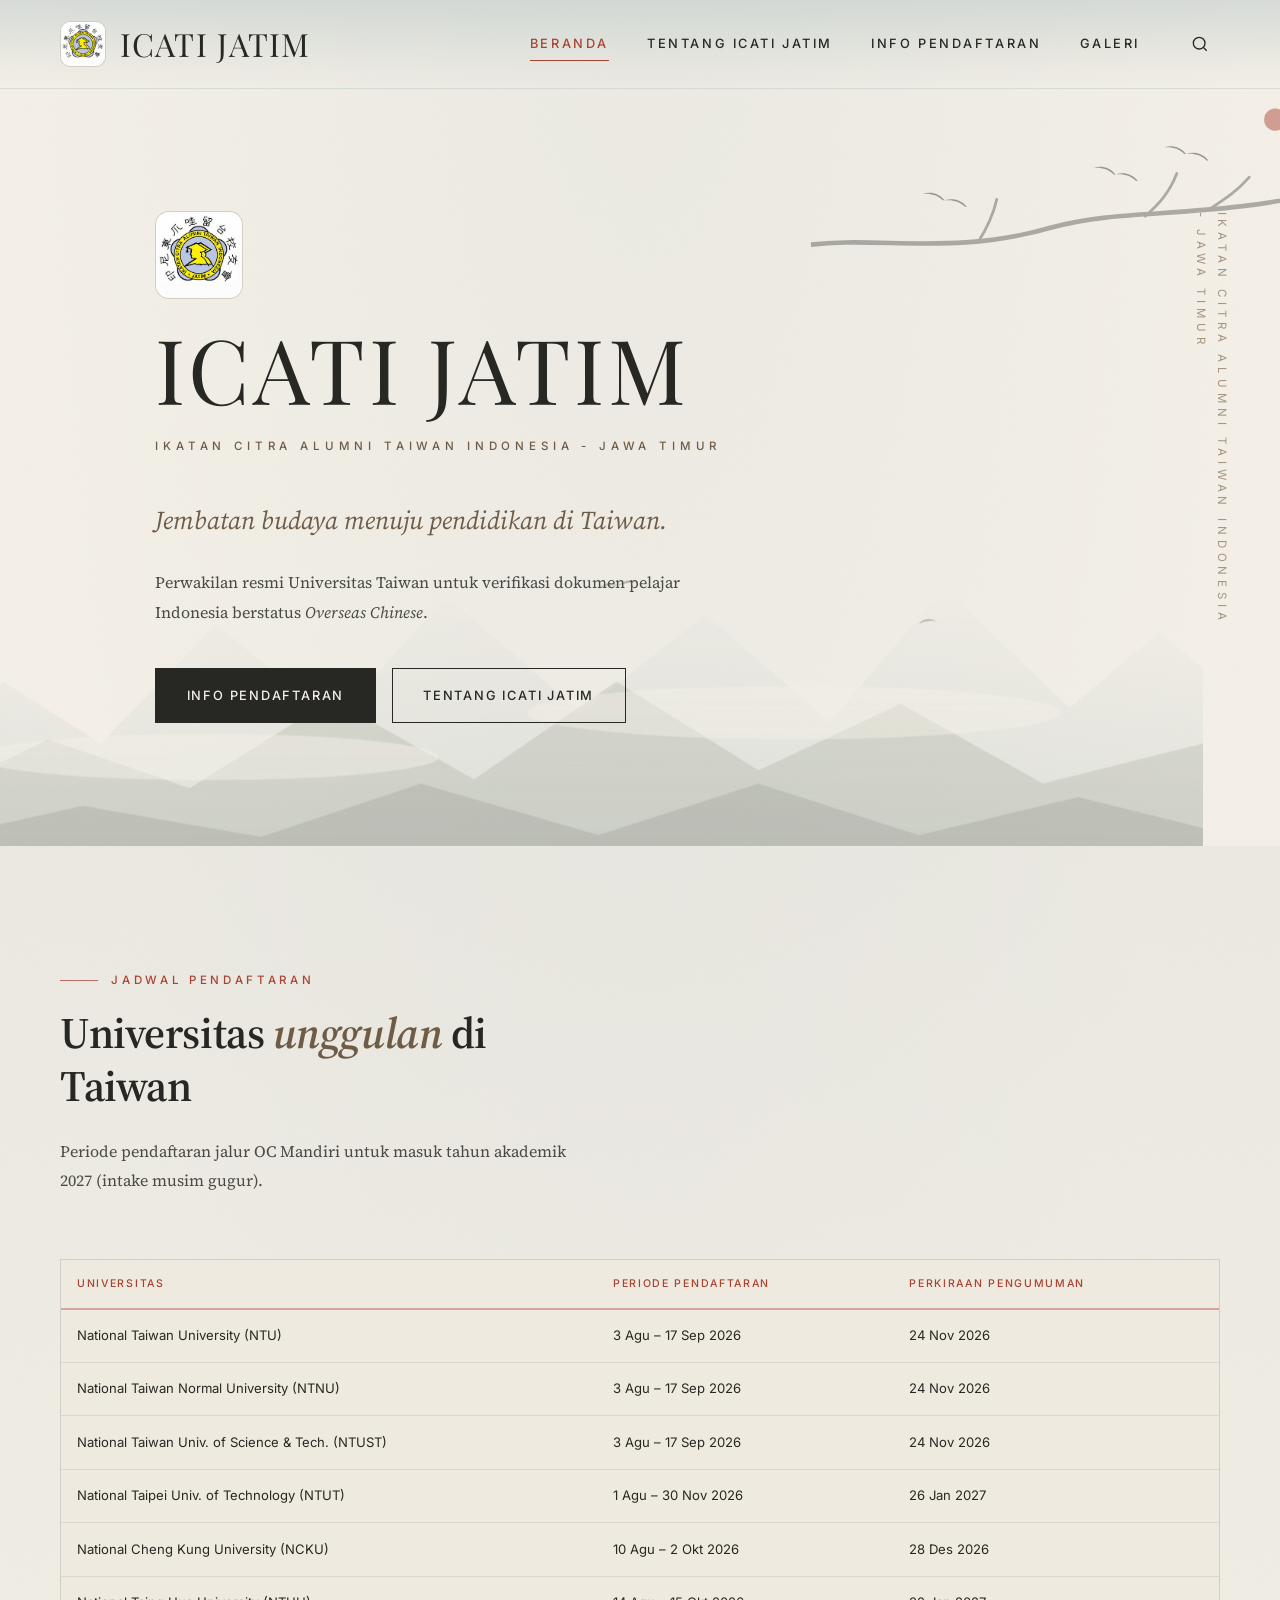
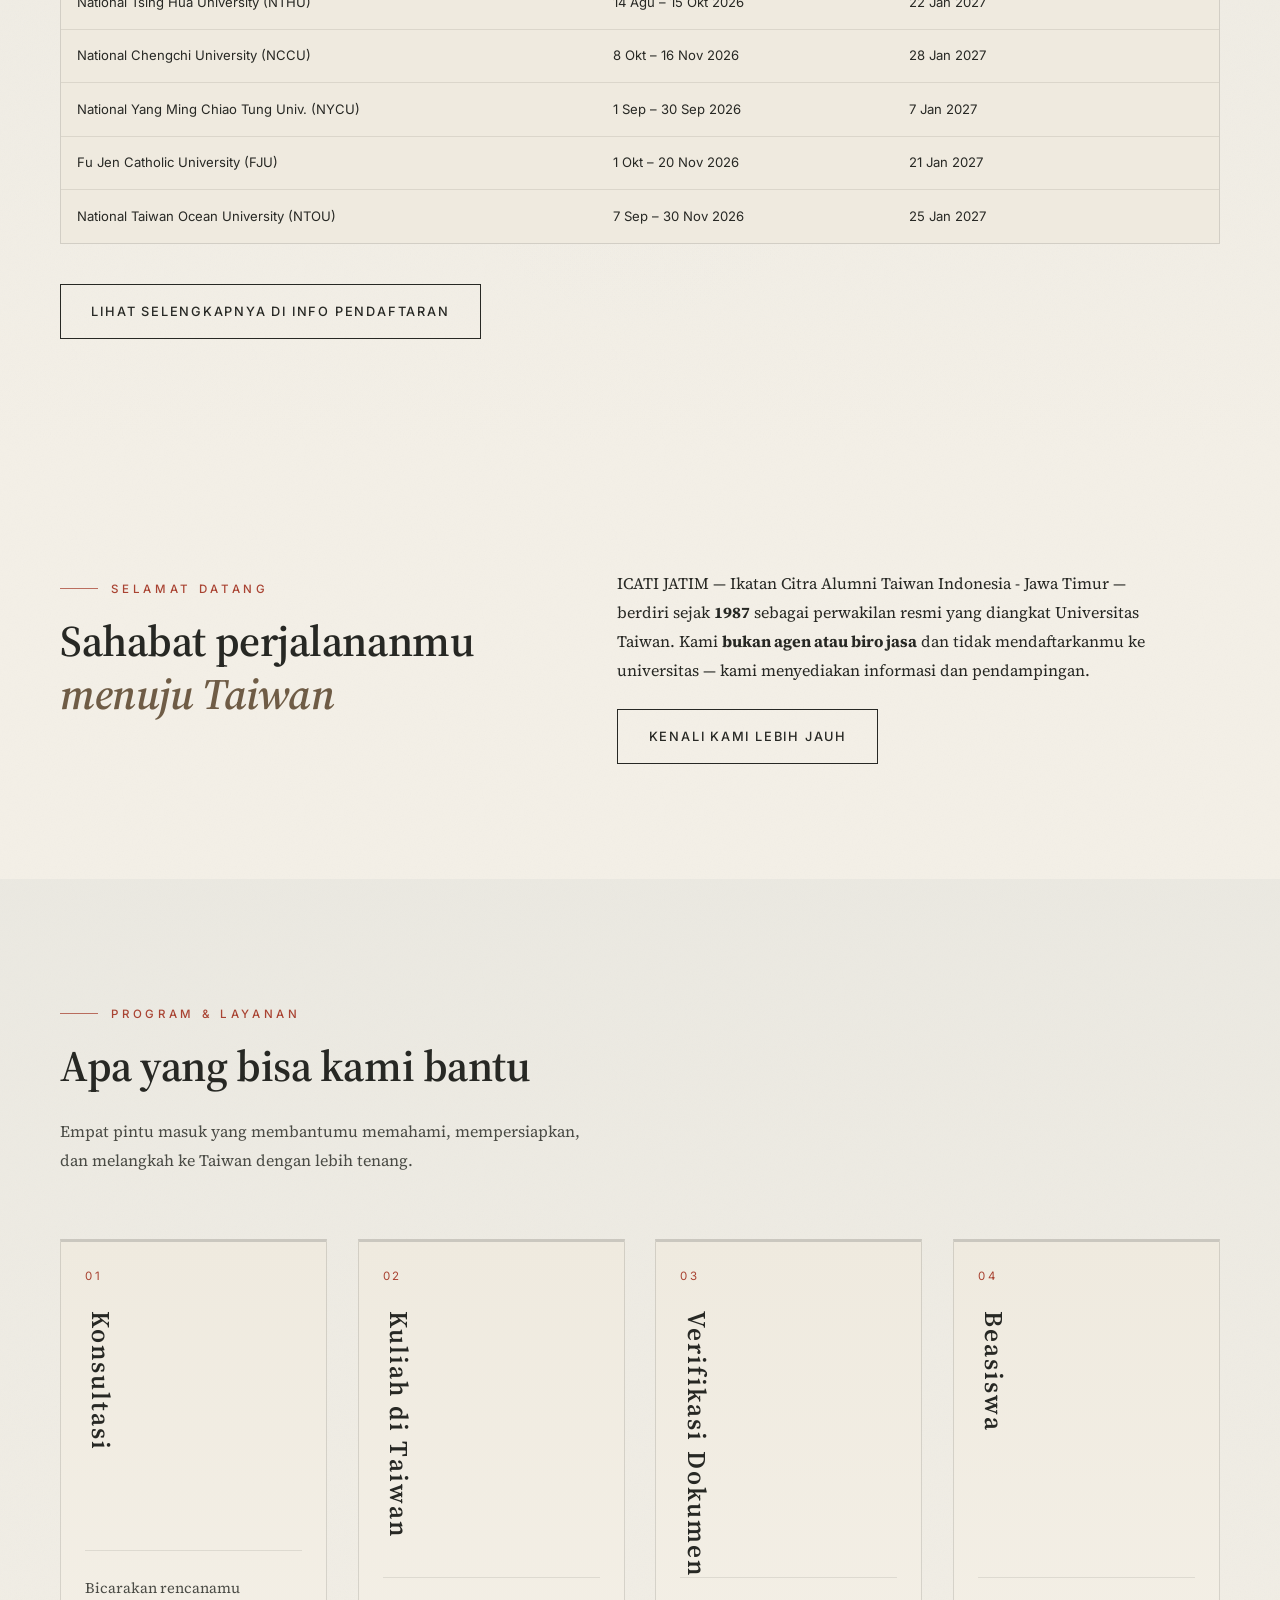
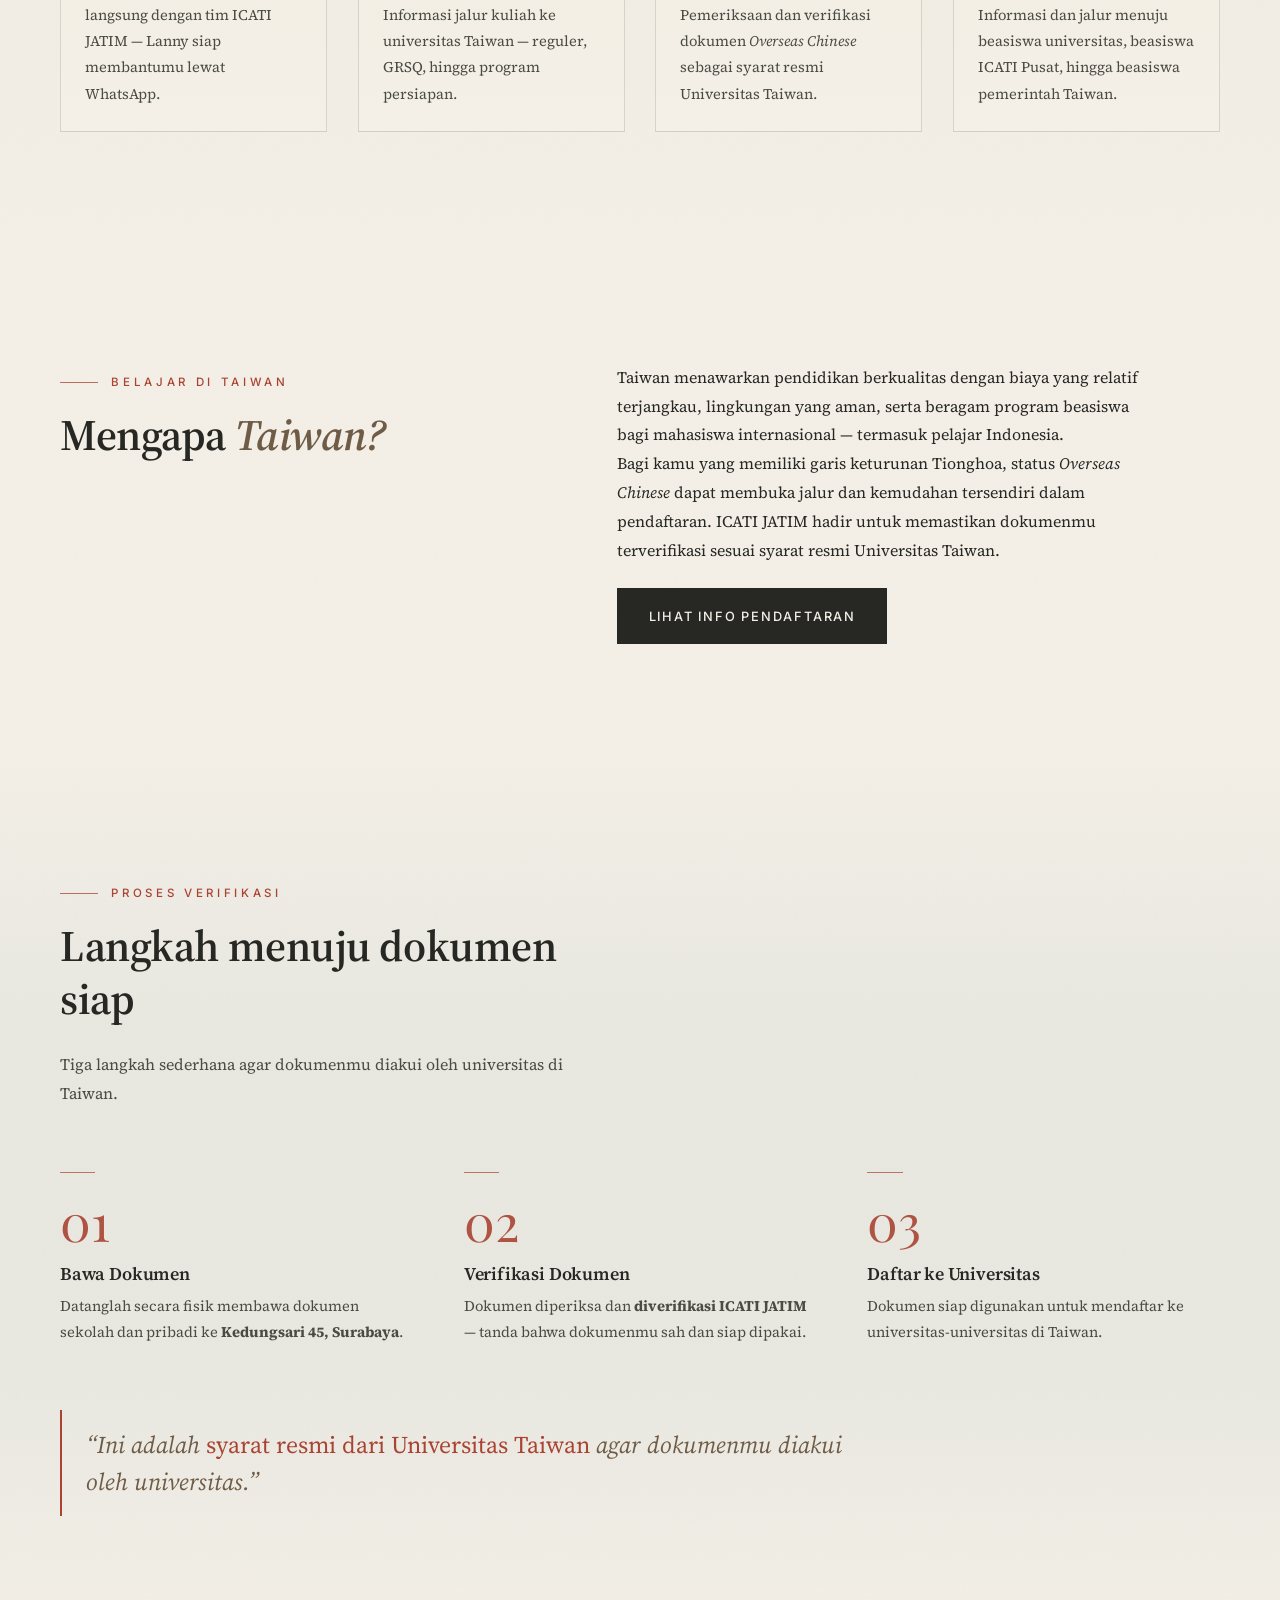
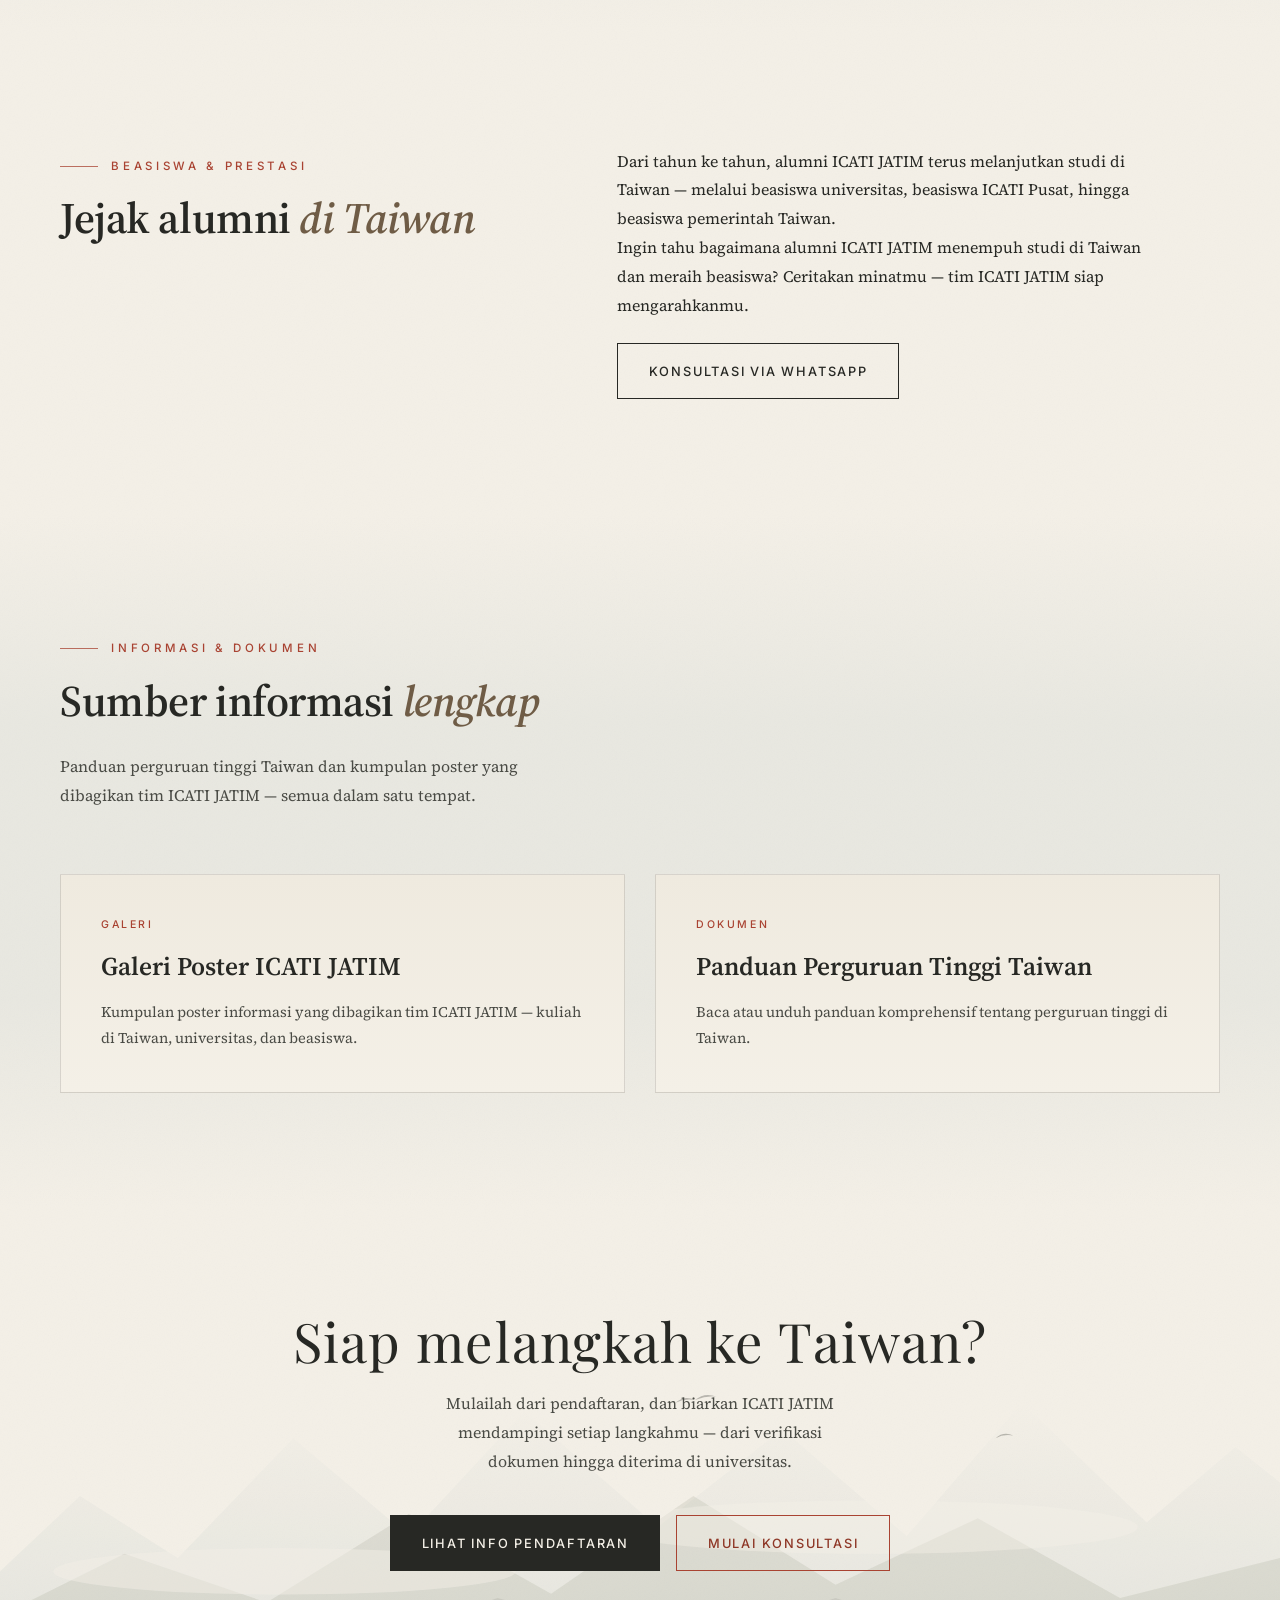
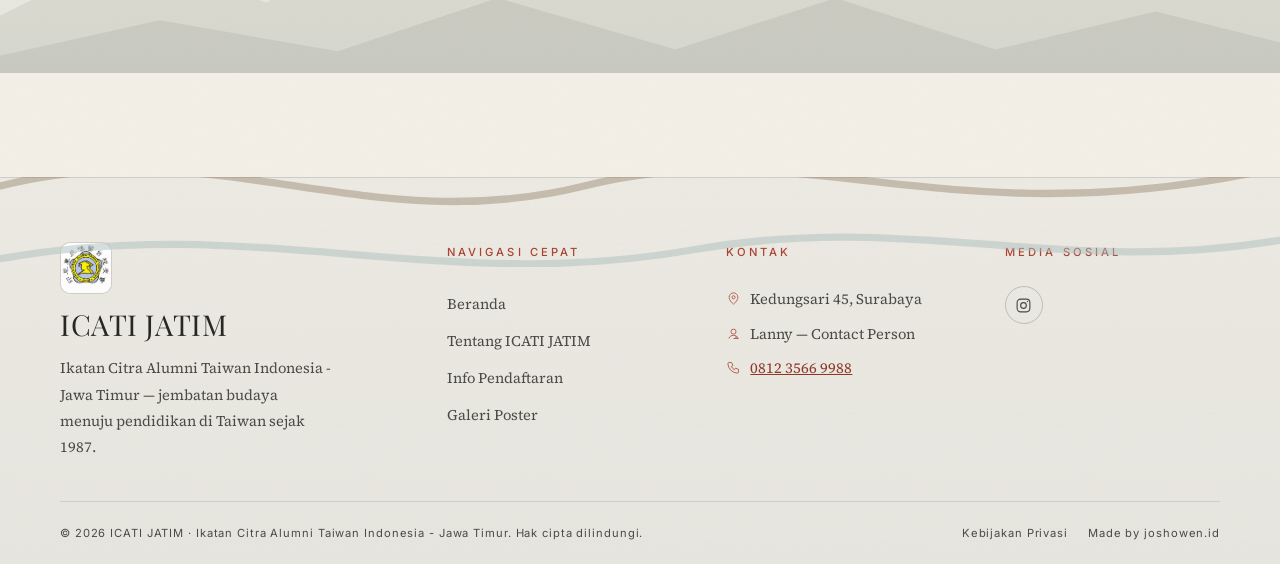
<file: index.html>
<!DOCTYPE html>
<html lang="id">
<head>
  <meta charset="UTF-8">
  <meta name="viewport" content="width=device-width, initial-scale=1.0">
  <title>ICATI JATIM — Beranda | Ikatan Citra Alumni Taiwan Indonesia - Jawa Timur</title>
  <meta name="description" content="ICATI JATIM — Ikatan Citra Alumni Taiwan Indonesia - Jawa Timur. Perwakilan resmi yang ditunjuk Universitas Taiwan untuk membantu verifikasi dokumen pelajar Indonesia yang ingin kuliah di Taiwan. Pendaftaran, beasiswa, dan informasi kuliah di Taiwan.">
  <meta property="og:title" content="ICATI JATIM — Ikatan Citra Alumni Taiwan Indonesia - Jawa Timur">
  <meta property="og:description" content="Jembatan budaya menuju pendidikan di Taiwan. Verifikasi dokumen, pendaftaran kuliah, dan beasiswa untuk pelajar Indonesia.">
  <meta property="og:type" content="website">
  <meta property="og:locale" content="id_ID">
  <link rel="canonical" href="https://www.icati.example/index.html">
  <script type="application/ld+json">
  {
    "@context": "https://schema.org",
    "@type": "Organization",
    "name": "ICATI JATIM — Ikatan Citra Alumni Taiwan Indonesia - Jawa Timur",
    "alternateName": "ICATI JATIM",
    "foundingDate": "1987",
    "description": "Perwakilan resmi yang ditunjuk Universitas Taiwan untuk memverifikasi dokumen pelajar Indonesia berstatus Overseas Chinese.",
    "address": {
      "@type": "PostalAddress",
      "streetAddress": "Kedungsari 45",
      "addressLocality": "Surabaya",
      "addressRegion": "Jawa Timur",
      "addressCountry": "ID"
    },
    "telephone": "+62 812 3566 9988",
    "areaServed": "Indonesia"
  }
  </script>
  <link rel="preconnect" href="https://fonts.googleapis.com">
  <link rel="preconnect" href="https://fonts.gstatic.com" crossorigin>
  <link href="https://fonts.googleapis.com/css2?family=Playfair+Display:wght@400;600;700&family=Source+Serif+4:ital,opsz,wght@0,8..60,400;0,8..60,600;1,8..60,400&family=Inter:wght@400;500&display=swap" rel="stylesheet">
  <link rel="stylesheet" href="css/tokens.css">
  <link rel="stylesheet" href="css/base.css">
  <link rel="stylesheet" href="css/components.css">
  <link rel="stylesheet" href="css/responsive.css">
  <link rel="icon" type="image/png" href="assets/img/favicon.png?v=3">
  <link rel="apple-touch-icon" href="assets/img/apple-touch-icon.png?v=3">
</head>
<body data-page="beranda">

  <a class="skip-link" href="#konten">Lompat ke konten utama</a>

  <!-- ===================== HEADER ===================== -->
  <header class="site-header">
    <div class="header-inner">
      <a class="brand" href="index.html" aria-label="ICATI JATIM — kembali ke Beranda">
        <img class="brand__logo" src="logo.jpeg" alt="Logo ICATI JATIM — Ikatan Citra Alumni Taiwan Indonesia - Jawa Timur" width="46" height="46">
        <span class="brand__title font-brush">ICATI JATIM</span>
      </a>
      <nav class="main-nav" aria-label="Navigasi utama">
        <a class="nav-link" data-page="beranda" href="index.html">Beranda</a>
        <a class="nav-link" data-page="tentang" href="tentang.html">Tentang ICATI JATIM</a>
        <a class="nav-link" data-page="pendaftaran" href="pendaftaran.html">Info Pendaftaran</a>
        <a class="nav-link" data-page="poster" href="poster.html">Galeri</a>
      </nav>
      <button class="search-btn" type="button" data-search-open aria-label="Buka pencarian">
        <svg viewBox="0 0 24 24" width="20" height="20" fill="none" stroke="currentColor" stroke-width="1.6" aria-hidden="true"><circle cx="11" cy="11" r="7"/><path d="M20 20l-3.5-3.5"/></svg>
      </button>
      <button class="menu-toggle" type="button" data-menu-toggle aria-expanded="false" aria-controls="mobile-menu" aria-label="Buka menu">
        <svg viewBox="0 0 24 24" width="24" height="24" fill="none" stroke="currentColor" stroke-width="1.6" aria-hidden="true"><path d="M3 6h18M3 12h18M3 18h12"/></svg>
      </button>
    </div>
  </header>

  <!-- Menu seluler -->
  <div class="mobile-menu" id="mobile-menu" aria-hidden="true">
    <button class="mobile-menu__close" type="button" data-menu-close aria-label="Tutup menu">
      <svg viewBox="0 0 24 24" width="24" height="24" fill="none" stroke="currentColor" stroke-width="1.6" aria-hidden="true"><path d="M5 5l14 14M19 5L5 19"/></svg>
    </button>
    <nav aria-label="Menu seluler">
      <a class="mobile-menu__link" href="index.html">Beranda</a>
      <a class="mobile-menu__link" href="tentang.html">Tentang ICATI JATIM</a>
      <a class="mobile-menu__link" href="pendaftaran.html">Info Pendaftaran</a>
      <a class="mobile-menu__link" href="poster.html">Galeri Poster</a>
    </nav>
    <p class="mobile-menu__meta">Ikatan Citra Alumni Taiwan Indonesia - Jawa Timur · Sejak 1987</p>
  </div>

  <!-- Overlay pencarian -->
  <div class="search-overlay" id="search-overlay" aria-hidden="true">
    <button class="search-overlay__close" type="button" data-search-close aria-label="Tutup pencarian">
      <svg viewBox="0 0 24 24" width="26" height="26" fill="none" stroke="currentColor" stroke-width="1.6" aria-hidden="true"><path d="M5 5l14 14M19 5L5 19"/></svg>
    </button>
    <div class="search-overlay__box">
      <p class="search-overlay__label">Pencarian</p>
      <input class="search-overlay__input" type="search" data-search-input placeholder="Cari halaman…" aria-label="Kata kunci pencarian">
      <div class="search-overlay__results" data-search-results></div>
    </div>
  </div>

  <main id="konten">

    <!-- ===================== HERO ===================== -->
    <section class="hero" aria-label="Perkenalan ICATI JATIM">
      <div class="hero__art" aria-hidden="true">
        <img class="hero__mountains" src="assets/ink/mountains.svg" alt="" data-parallax="0.1">
        <img class="hero__branch" src="assets/ink/branch-birds.svg" alt="">
      </div>
      <p class="v-label hero__vertical" aria-hidden="true">Ikatan Citra Alumni Taiwan Indonesia - Jawa Timur</p>

      <div class="hero__content">
        <img class="hero__seal reveal" src="logo.jpeg" alt="Logo ICATI JATIM — Ikatan Citra Alumni Taiwan Indonesia - Jawa Timur" width="88" height="88">
        <h1 class="hero__title font-brush reveal reveal--delay-1">ICATI JATIM</h1>
        <p class="hero__title-sub reveal reveal--delay-1">Ikatan Citra Alumni Taiwan Indonesia - Jawa Timur</p>
        <p class="hero__tagline reveal reveal--delay-2">Jembatan budaya menuju pendidikan di Taiwan.</p>
        <p class="hero__intro reveal reveal--delay-2">Perwakilan resmi Universitas Taiwan untuk verifikasi dokumen pelajar Indonesia berstatus <em>Overseas Chinese</em>.</p>
        <div class="hero__actions reveal reveal--delay-3">
          <a class="btn btn--primary" href="pendaftaran.html">Info Pendaftaran</a>
          <a class="btn btn--ghost" href="tentang.html">Tentang ICATI JATIM</a>
        </div>
      </div>
    </section>

    <!-- ===================== JADWAL UNIVERSITAS ===================== -->
    <section class="section section--mist" id="jadwal" aria-labelledby="jadwal-title">
      <div class="container">
        <div class="section__header reveal">
          <p class="eyebrow">Jadwal Pendaftaran</p>
          <h2 class="section__title" id="jadwal-title">Universitas <em>unggulan</em> di Taiwan</h2>
          <p class="section__lead">Periode pendaftaran jalur OC Mandiri untuk masuk tahun akademik 2027 (intake musim gugur).</p>
        </div>
        <div class="table-wrap reveal">
          <table class="uni-table">
            <caption class="sr-only">Jadwal pendaftaran OC Mandiri universitas Taiwan</caption>
            <thead>
              <tr>
                <th scope="col">Universitas</th>
                <th scope="col">Periode Pendaftaran</th>
                <th scope="col">Perkiraan Pengumuman</th>
              </tr>
            </thead>
            <tbody>
              <tr>
                <td data-label="Universitas">National Taiwan University (NTU)</td>
                <td data-label="Periode">3 Agu – 17 Sep 2026</td>
                <td data-label="Pengumuman">24 Nov 2026</td>
              </tr>
              <tr>
                <td data-label="Universitas">National Taiwan Normal University (NTNU)</td>
                <td data-label="Periode">3 Agu – 17 Sep 2026</td>
                <td data-label="Pengumuman">24 Nov 2026</td>
              </tr>
              <tr>
                <td data-label="Universitas">National Taiwan Univ. of Science &amp; Tech. (NTUST)</td>
                <td data-label="Periode">3 Agu – 17 Sep 2026</td>
                <td data-label="Pengumuman">24 Nov 2026</td>
              </tr>
              <tr>
                <td data-label="Universitas">National Taipei Univ. of Technology (NTUT)</td>
                <td data-label="Periode">1 Agu – 30 Nov 2026</td>
                <td data-label="Pengumuman">26 Jan 2027</td>
              </tr>
              <tr>
                <td data-label="Universitas">National Cheng Kung University (NCKU)</td>
                <td data-label="Periode">10 Agu – 2 Okt 2026</td>
                <td data-label="Pengumuman">28 Des 2026</td>
              </tr>
              <tr>
                <td data-label="Universitas">National Tsing Hua University (NTHU)</td>
                <td data-label="Periode">14 Agu – 15 Okt 2026</td>
                <td data-label="Pengumuman">22 Jan 2027</td>
              </tr>
              <tr>
                <td data-label="Universitas">National Chengchi University (NCCU)</td>
                <td data-label="Periode">8 Okt – 16 Nov 2026</td>
                <td data-label="Pengumuman">28 Jan 2027</td>
              </tr>
              <tr>
                <td data-label="Universitas">National Yang Ming Chiao Tung Univ. (NYCU)</td>
                <td data-label="Periode">1 Sep – 30 Sep 2026</td>
                <td data-label="Pengumuman">7 Jan 2027</td>
              </tr>
              <tr>
                <td data-label="Universitas">Fu Jen Catholic University (FJU)</td>
                <td data-label="Periode">1 Okt – 20 Nov 2026</td>
                <td data-label="Pengumuman">21 Jan 2027</td>
              </tr>
              <tr>
                <td data-label="Universitas">National Taiwan Ocean University (NTOU)</td>
                <td data-label="Periode">7 Sep – 30 Nov 2026</td>
                <td data-label="Pengumuman">25 Jan 2027</td>
              </tr>
            </tbody>
          </table>
        </div>
        <div class="reveal" style="margin-top:2.5rem;">
          <a class="btn" href="pendaftaran.html#universitas-unggulan">Lihat Selengkapnya di Info Pendaftaran</a>
        </div>
      </div>
    </section>

    <!-- ===================== SELAMAT DATANG ===================== -->
    <section class="section" aria-labelledby="sambutan-title">
      <div class="container section-duo">
        <div class="section__header reveal">
          <p class="eyebrow">Selamat Datang</p>
          <h2 class="section__title" id="sambutan-title">Sahabat perjalananmu <em>menuju Taiwan</em></h2>
        </div>
        <div class="section-duo__body reveal reveal--delay-1">
          <p>ICATI JATIM — Ikatan Citra Alumni Taiwan Indonesia - Jawa Timur — berdiri sejak <strong>1987</strong> sebagai perwakilan resmi yang diangkat Universitas Taiwan. Kami <strong>bukan agen atau biro jasa</strong> dan tidak mendaftarkanmu ke universitas — kami menyediakan informasi dan pendampingan.</p>
          <a class="btn" href="tentang.html">Kenali Kami Lebih Jauh</a>
        </div>
      </div>
    </section>

    <!-- ===================== PROGRAM & LAYANAN ===================== -->
    <section class="section section--mist" aria-labelledby="program-title">
      <div class="container">
        <div class="section__header reveal">
          <p class="eyebrow">Program &amp; Layanan</p>
          <h2 class="section__title" id="program-title">Apa yang bisa kami bantu</h2>
          <p class="section__lead">Empat pintu masuk yang membantumu memahami, mempersiapkan, dan melangkah ke Taiwan dengan lebih tenang.</p>
        </div>

        <div class="scroll-cards">
          <a class="scroll-card reveal" href="https://wa.me/6281235669988" target="_blank" rel="noopener">
            <p class="scroll-card__index">01</p>
            <h3 class="scroll-card__title">Konsultasi</h3>
            <p class="scroll-card__desc">Bicarakan rencanamu langsung dengan tim ICATI JATIM — Lanny siap membantumu lewat WhatsApp.</p>
            <img class="scroll-card__seal" src="assets/img/stamp.png?v=3" alt="" aria-hidden="true">
          </a>

          <a class="scroll-card reveal reveal--delay-1" href="pendaftaran.html">
            <p class="scroll-card__index">02</p>
            <h3 class="scroll-card__title">Kuliah di Taiwan</h3>
            <p class="scroll-card__desc">Informasi jalur kuliah ke universitas Taiwan — reguler, GRSQ, hingga program persiapan.</p>
            <img class="scroll-card__seal" src="assets/img/stamp.png?v=3" alt="" aria-hidden="true">
          </a>

          <a class="scroll-card reveal reveal--delay-2" href="tentang.html">
            <p class="scroll-card__index">03</p>
            <h3 class="scroll-card__title">Verifikasi Dokumen</h3>
            <p class="scroll-card__desc">Pemeriksaan dan verifikasi dokumen <em>Overseas Chinese</em> sebagai syarat resmi Universitas Taiwan.</p>
            <img class="scroll-card__seal" src="assets/img/stamp.png?v=3" alt="" aria-hidden="true">
          </a>

          <a class="scroll-card reveal reveal--delay-3" href="pendaftaran.html">
            <p class="scroll-card__index">04</p>
            <h3 class="scroll-card__title">Beasiswa</h3>
            <p class="scroll-card__desc">Informasi dan jalur menuju beasiswa universitas, beasiswa ICATI Pusat, hingga beasiswa pemerintah Taiwan.</p>
            <img class="scroll-card__seal" src="assets/img/stamp.png?v=3" alt="" aria-hidden="true">
          </a>
        </div>
      </div>
    </section>

    <!-- ===================== MENGAPA TAIWAN ===================== -->
    <section class="section" aria-labelledby="taiwan-title">
      <div class="container section-duo">
        <div class="section__header reveal">
          <p class="eyebrow">Belajar di Taiwan</p>
          <h2 class="section__title" id="taiwan-title">Mengapa <em>Taiwan?</em></h2>
        </div>
        <div class="section-duo__body reveal reveal--delay-1">
          <p>Taiwan menawarkan pendidikan berkualitas dengan biaya yang relatif terjangkau, lingkungan yang aman, serta beragam program beasiswa bagi mahasiswa internasional — termasuk pelajar Indonesia.</p>
          <p>Bagi kamu yang memiliki garis keturunan Tionghoa, status <em>Overseas Chinese</em> dapat membuka jalur dan kemudahan tersendiri dalam pendaftaran. ICATI JATIM hadir untuk memastikan dokumenmu terverifikasi sesuai syarat resmi Universitas Taiwan.</p>
          <a class="btn btn--primary" href="pendaftaran.html">Lihat Info Pendaftaran</a>
        </div>
      </div>
    </section>

    <!-- ===================== PROSES VERIFIKASI ===================== -->
    <section class="section section--deep" aria-labelledby="proses-title">
      <div class="container">
        <div class="section__header reveal">
          <p class="eyebrow">Proses Verifikasi</p>
          <h2 class="section__title" id="proses-title">Langkah menuju dokumen siap</h2>
          <p class="section__lead">Tiga langkah sederhana agar dokumenmu diakui oleh universitas di Taiwan.</p>
        </div>

        <div class="steps">
          <div class="step reveal">
            <p class="step__num">01</p>
            <h3 class="step__title">Bawa Dokumen</h3>
            <p class="step__desc">Datanglah secara fisik membawa dokumen sekolah dan pribadi ke <strong>Kedungsari 45, Surabaya</strong>.</p>
          </div>
          <div class="step reveal reveal--delay-1">
            <p class="step__num">02</p>
            <h3 class="step__title">Verifikasi Dokumen</h3>
            <p class="step__desc">Dokumen diperiksa dan <strong>diverifikasi ICATI JATIM</strong> — tanda bahwa dokumenmu sah dan siap dipakai.</p>
          </div>
          <div class="step reveal reveal--delay-2">
            <p class="step__num">03</p>
            <h3 class="step__title">Daftar ke Universitas</h3>
            <p class="step__desc">Dokumen siap digunakan untuk mendaftar ke universitas-universitas di Taiwan.</p>
          </div>
        </div>

        <blockquote class="highlight reveal" style="margin-top:var(--space-5);">
          “Ini adalah <span class="seal-mark">syarat resmi dari Universitas Taiwan</span> agar dokumenmu diakui oleh universitas.”
        </blockquote>
      </div>
    </section>

    <!-- ===================== BEASISWA & PRESTASI ===================== -->
    <section class="section" aria-labelledby="prestasi-title">
      <div class="container section-duo">
        <div class="section__header reveal">
          <p class="eyebrow">Beasiswa &amp; Prestasi</p>
          <h2 class="section__title" id="prestasi-title">Jejak alumni <em>di Taiwan</em></h2>
        </div>
        <div class="section-duo__body reveal reveal--delay-1">
          <p>Dari tahun ke tahun, alumni ICATI JATIM terus melanjutkan studi di Taiwan — melalui beasiswa universitas, beasiswa ICATI Pusat, hingga beasiswa pemerintah Taiwan.</p>
          <p>Ingin tahu bagaimana alumni ICATI JATIM menempuh studi di Taiwan dan meraih beasiswa? Ceritakan minatmu — tim ICATI JATIM siap mengarahkanmu.</p>
          <a class="btn" href="https://wa.me/6281235669988" target="_blank" rel="noopener">Konsultasi via WhatsApp</a>
        </div>
      </div>
    </section>

    <!-- ===================== INFORMASI & DOKUMEN ===================== -->
    <section class="section section--deep" aria-labelledby="info-title">
      <div class="container">
        <div class="section__header reveal">
          <p class="eyebrow">Informasi &amp; Dokumen</p>
          <h2 class="section__title" id="info-title">Sumber informasi <em>lengkap</em></h2>
          <p class="section__lead">Panduan perguruan tinggi Taiwan dan kumpulan poster yang dibagikan tim ICATI JATIM — semua dalam satu tempat.</p>
        </div>
        <div class="info-links">
          <a class="info-link reveal" href="poster.html">
            <span class="info-link__tag">Galeri</span>
            <span class="info-link__title">Galeri Poster ICATI JATIM</span>
            <span class="info-link__desc">Kumpulan poster informasi yang dibagikan tim ICATI JATIM — kuliah di Taiwan, universitas, dan beasiswa.</span>
          </a>
          <a class="info-link reveal reveal--delay-1" href="poster.html#panduan">
            <span class="info-link__tag">Dokumen</span>
            <span class="info-link__title">Panduan Perguruan Tinggi Taiwan</span>
            <span class="info-link__desc">Baca atau unduh panduan komprehensif tentang perguruan tinggi di Taiwan.</span>
          </a>
        </div>
      </div>
    </section>

    <!-- ===================== CTA ===================== -->
    <section class="cta-band" aria-labelledby="cta-title">
      <div class="cta-band__art" aria-hidden="true">
        <img src="assets/ink/mountains.svg" alt="">
      </div>
      <div class="container cta-band__inner">
        <h2 class="cta-band__title font-brush reveal" id="cta-title">Siap melangkah ke Taiwan?</h2>
        <p class="cta-band__sub reveal reveal--delay-1">Mulailah dari pendaftaran, dan biarkan ICATI JATIM mendampingi setiap langkahmu — dari verifikasi dokumen hingga diterima di universitas.</p>
        <div class="cta-band__actions reveal reveal--delay-2">
          <a class="btn btn--primary" href="pendaftaran.html">Lihat Info Pendaftaran</a>
          <a class="btn btn--seal" href="https://wa.me/6281235669988" target="_blank" rel="noopener">Mulai Konsultasi</a>
        </div>
      </div>
    </section>

  </main>

  <!-- ===================== FOOTER ===================== -->
  <footer class="site-footer">
    <div class="site-footer__art" aria-hidden="true">
      <img src="assets/ink/waves.svg" alt="">
    </div>
    <div class="container">
      <div class="footer-grid">
        <div class="footer-brand">
          <img class="footer-brand__logo" src="logo.jpeg" alt="Logo ICATI JATIM — Ikatan Citra Alumni Taiwan Indonesia - Jawa Timur" width="52" height="52">
          <p class="footer-brand__title font-brush">ICATI JATIM</p>
          <p class="footer-brand__desc">Ikatan Citra Alumni Taiwan Indonesia - Jawa Timur — jembatan budaya menuju pendidikan di Taiwan sejak 1987.</p>
        </div>

        <div class="footer-col">
          <p class="footer-col__head">Navigasi Cepat</p>
          <div class="footer-links">
            <a href="index.html">Beranda</a>
            <a href="tentang.html">Tentang ICATI JATIM</a>
            <a href="pendaftaran.html">Info Pendaftaran</a>
            <a href="poster.html">Galeri Poster</a>
          </div>
        </div>

        <div class="footer-col">
          <p class="footer-col__head">Kontak</p>
          <ul class="footer-contact">
            <li><svg viewBox="0 0 24 24" fill="none" stroke="currentColor" stroke-width="1.6" aria-hidden="true"><path d="M12 21s-7-5.5-7-11a7 7 0 1 1 14 0c0 5.5-7 11-7 11z"/><circle cx="12" cy="10" r="2.5"/></svg> Kedungsari 45, Surabaya</li>
            <li><svg viewBox="0 0 24 24" fill="none" stroke="currentColor" stroke-width="1.6" aria-hidden="true"><path d="M12 20h8m-4-4v4"/><circle cx="12" cy="9" r="4"/><path d="M5 20c.5-3.5 3.4-5 7-5s6.5 1.5 7 5"/></svg> Lanny — Contact Person</li>
            <li><svg viewBox="0 0 24 24" fill="none" stroke="currentColor" stroke-width="1.6" aria-hidden="true"><path d="M5 4h4l2 5-2.5 1.5a12 12 0 0 0 5 5L15 13l5 2v4a2 2 0 0 1-2 2A16 16 0 0 1 3 6a2 2 0 0 1 2-2z"/></svg> <a href="tel:+6281235669988">0812 3566 9988</a></li>
          </ul>
        </div>

        <div class="footer-col">
          <p class="footer-col__head">Media Sosial</p>
          <div class="social-links">
            <a href="https://www.instagram.com/icatijatim" target="_blank" rel="noopener" aria-label="Instagram ICATI JATIM — @icatijatim"><svg viewBox="0 0 24 24" fill="none" stroke="currentColor" stroke-width="1.6" aria-hidden="true"><rect x="3" y="3" width="18" height="18" rx="5"/><circle cx="12" cy="12" r="4"/><circle cx="17.5" cy="6.5" r="1" fill="currentColor" stroke="none"/></svg></a>
          </div>
        </div>
      </div>

      <div class="footer-bottom">
        <p>© <span data-year>2026</span> ICATI JATIM · Ikatan Citra Alumni Taiwan Indonesia - Jawa Timur. Hak cipta dilindungi.</p>
        <div class="footer-bottom__links">
          <a href="#">Kebijakan Privasi</a>
          <a href="https://joshowen.id" target="_blank" rel="noopener">Made by joshowen.id</a>
        </div>
      </div>
    </div>
  </footer>

  <script src="js/main.js" defer></script>
</body>
</html>
</file>
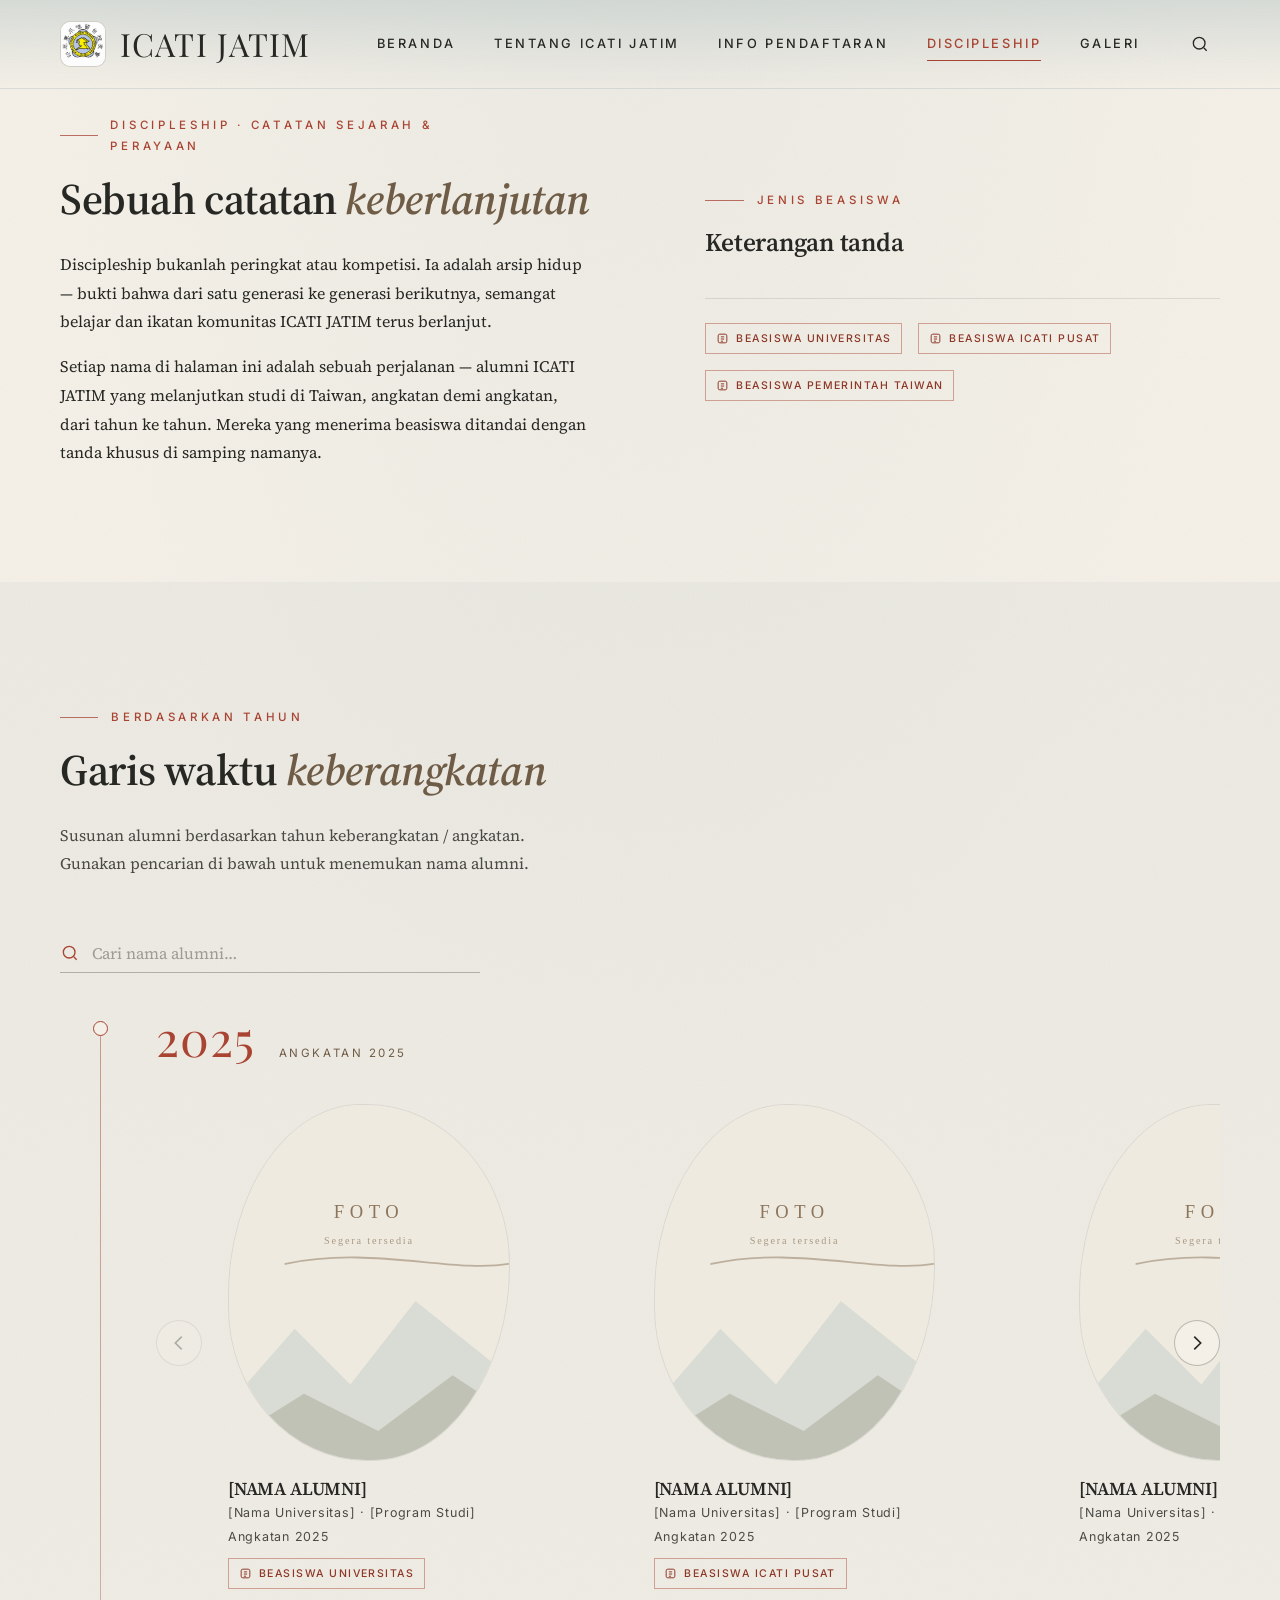
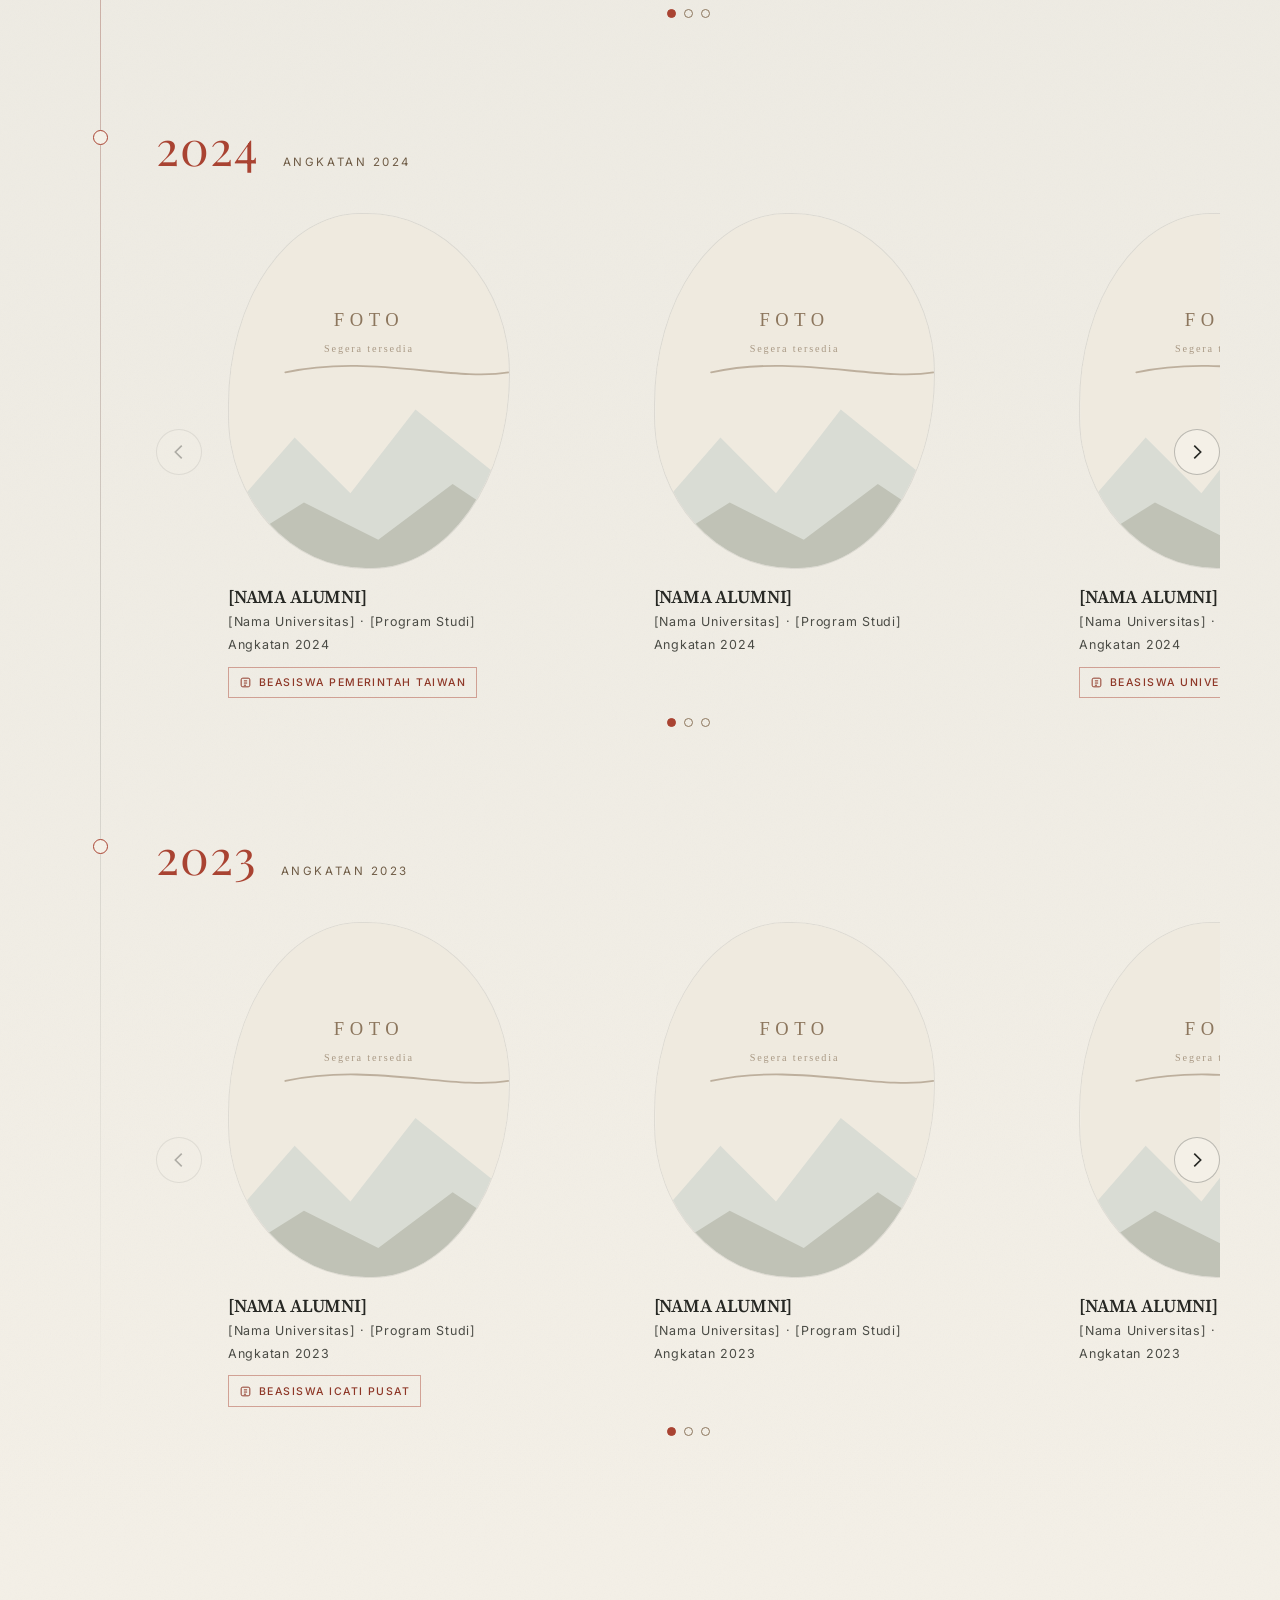
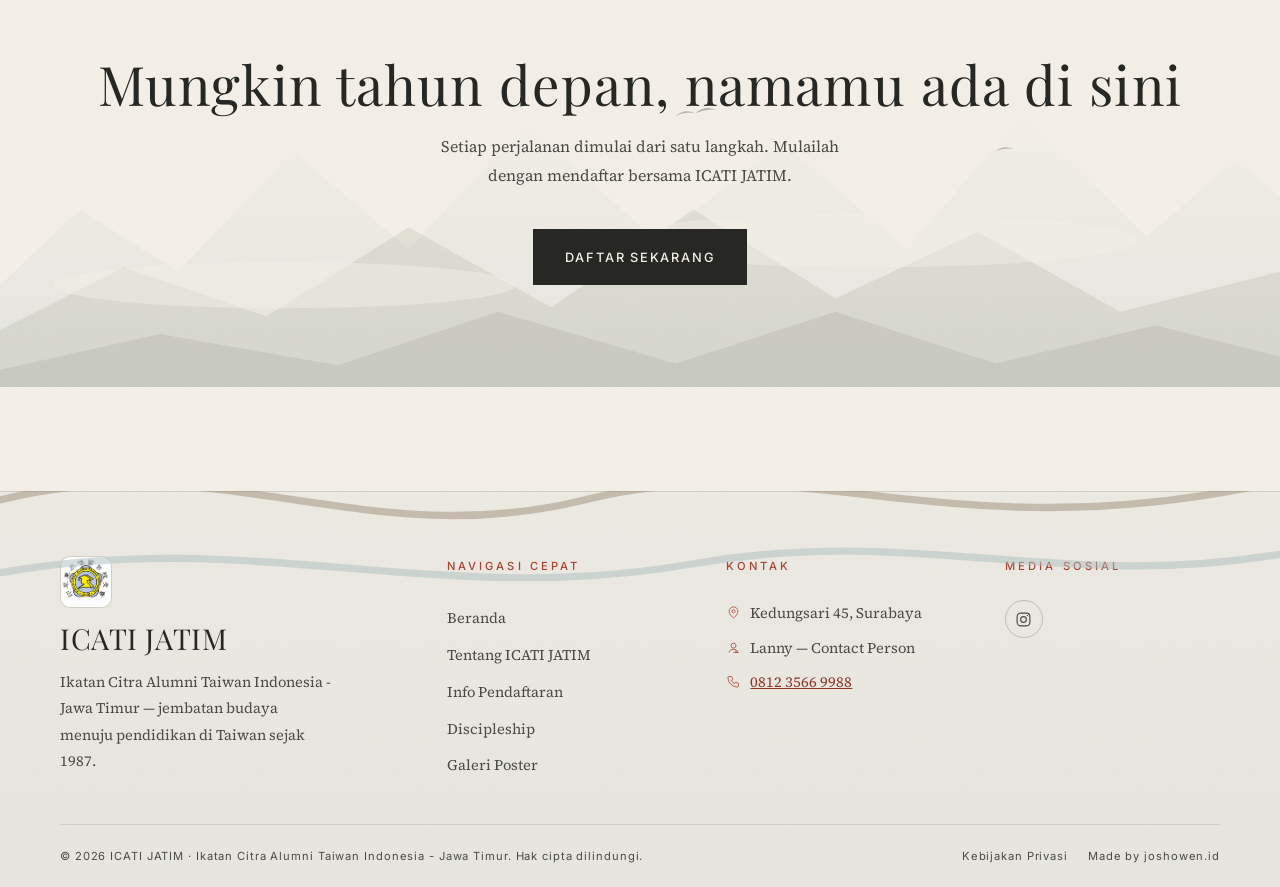
<file: discipleship.html>
<!DOCTYPE html>
<html lang="id">
<head>
  <meta charset="UTF-8">
  <meta name="viewport" content="width=device-width, initial-scale=1.0">
  <title>Discipleship | Jejak Alumni ICATI JATIM di Taiwan</title>
  <meta name="description" content="Discipleship ICATI JATIM — catatan dan perayaan alumni ICATI JATIM yang melanjutkan studi di Taiwan, disusun berdasarkan tahun keberangkatan, termasuk penerima beasiswa universitas, beasiswa ICATI Pusat, dan beasiswa pemerintah Taiwan.">
  <meta property="og:title" content="Discipleship — ICATI JATIM">
  <meta property="og:description" content="Catatan sejarah & perayaan alumni ICATI JATIM yang melanjutkan studi di Taiwan.">
  <meta property="og:type" content="website">
  <meta property="og:locale" content="id_ID">
  <link rel="canonical" href="https://www.icati.example/discipleship.html">
  <link rel="preconnect" href="https://fonts.googleapis.com">
  <link rel="preconnect" href="https://fonts.gstatic.com" crossorigin>
  <link href="https://fonts.googleapis.com/css2?family=Playfair+Display:wght@400;600;700&family=Source+Serif+4:ital,opsz,wght@0,8..60,400;0,8..60,600;1,8..60,400&family=Inter:wght@400;500&display=swap" rel="stylesheet">
  <link rel="stylesheet" href="css/tokens.css">
  <link rel="stylesheet" href="css/base.css">
  <link rel="stylesheet" href="css/components.css">
  <link rel="stylesheet" href="css/responsive.css">
  <link rel="icon" type="image/png" href="assets/img/favicon.png?v=3">
  <link rel="apple-touch-icon" href="assets/img/apple-touch-icon.png?v=3">
</head>
<body data-page="discipleship">

  <a class="skip-link" href="#konten">Lompat ke konten utama</a>

  <!-- ===================== HEADER ===================== -->
  <header class="site-header">
    <div class="header-inner">
      <a class="brand" href="index.html" aria-label="ICATI JATIM — kembali ke Beranda">
        <img class="brand__logo" src="logo.jpeg" alt="Logo ICATI JATIM — Ikatan Citra Alumni Taiwan Indonesia - Jawa Timur" width="46" height="46">
        <span class="brand__title font-brush">ICATI JATIM</span>
      </a>
      <nav class="main-nav" aria-label="Navigasi utama">
        <a class="nav-link" data-page="beranda" href="index.html">Beranda</a>
        <a class="nav-link" data-page="tentang" href="tentang.html">Tentang ICATI JATIM</a>
        <a class="nav-link" data-page="pendaftaran" href="pendaftaran.html">Info Pendaftaran</a>
        <a class="nav-link" data-page="discipleship" href="discipleship.html">Discipleship</a>
        <a class="nav-link" data-page="poster" href="poster.html">Galeri</a>
      </nav>
      <button class="search-btn" type="button" data-search-open aria-label="Buka pencarian">
        <svg viewBox="0 0 24 24" width="20" height="20" fill="none" stroke="currentColor" stroke-width="1.6" aria-hidden="true"><circle cx="11" cy="11" r="7"/><path d="M20 20l-3.5-3.5"/></svg>
      </button>
      <button class="menu-toggle" type="button" data-menu-toggle aria-expanded="false" aria-controls="mobile-menu" aria-label="Buka menu">
        <svg viewBox="0 0 24 24" width="24" height="24" fill="none" stroke="currentColor" stroke-width="1.6" aria-hidden="true"><path d="M3 6h18M3 12h18M3 18h12"/></svg>
      </button>
    </div>
  </header>

  <!-- Menu seluler -->
  <div class="mobile-menu" id="mobile-menu" aria-hidden="true">
    <button class="mobile-menu__close" type="button" data-menu-close aria-label="Tutup menu">
      <svg viewBox="0 0 24 24" width="24" height="24" fill="none" stroke="currentColor" stroke-width="1.6" aria-hidden="true"><path d="M5 5l14 14M19 5L5 19"/></svg>
    </button>
    <nav aria-label="Menu seluler">
      <a class="mobile-menu__link" href="index.html">Beranda</a>
      <a class="mobile-menu__link" href="tentang.html">Tentang ICATI JATIM</a>
      <a class="mobile-menu__link" href="pendaftaran.html">Info Pendaftaran</a>
      <a class="mobile-menu__link" href="discipleship.html">Discipleship</a>
      <a class="mobile-menu__link" href="poster.html">Galeri Poster</a>
    </nav>
    <p class="mobile-menu__meta">Ikatan Citra Alumni Taiwan Indonesia - Jawa Timur · Sejak 1987</p>
  </div>

  <!-- Overlay pencarian -->
  <div class="search-overlay" id="search-overlay" aria-hidden="true">
    <button class="search-overlay__close" type="button" data-search-close aria-label="Tutup pencarian">
      <svg viewBox="0 0 24 24" width="26" height="26" fill="none" stroke="currentColor" stroke-width="1.6" aria-hidden="true"><path d="M5 5l14 14M19 5L5 19"/></svg>
    </button>
    <div class="search-overlay__box">
      <p class="search-overlay__label">Pencarian</p>
      <input class="search-overlay__input" type="search" data-search-input placeholder="Cari halaman…" aria-label="Kata kunci pencarian">
      <div class="search-overlay__results" data-search-results></div>
    </div>
  </div>

  <main id="konten">

    <!-- ===================== PENGANTAR & LEGENDA ===================== -->
    <section class="section" aria-labelledby="pengantar-title">
      <div class="container split">
        <div class="split__text reveal">
          <p class="eyebrow">Discipleship · Catatan Sejarah &amp; Perayaan</p>
          <h1 class="section__title" id="pengantar-title" style="margin-top:1rem;">Sebuah catatan <em>keberlanjutan</em></h1>
          <p style="margin-top:1.5rem;">Discipleship bukanlah peringkat atau kompetisi. Ia adalah arsip hidup — bukti bahwa dari satu generasi ke generasi berikutnya, semangat belajar dan ikatan komunitas ICATI JATIM terus berlanjut.</p>
          <p>Setiap nama di halaman ini adalah sebuah perjalanan — alumni ICATI JATIM yang melanjutkan studi di Taiwan, angkatan demi angkatan, dari tahun ke tahun. Mereka yang menerima beasiswa ditandai dengan tanda khusus di samping namanya.</p>
        </div>
        <div class="split__text reveal reveal--delay-1">
          <p class="eyebrow">Jenis Beasiswa</p>
          <h3 class="section__title" style="margin-top:1rem; font-size:var(--fs-h3);">Keterangan tanda</h3>
          <div class="legend">
            <span class="scholarship-badge"><svg viewBox="0 0 24 24" fill="none" stroke="currentColor" stroke-width="1.8" aria-hidden="true"><rect x="4" y="4" width="16" height="16" rx="3"/><path d="M9 9h6M9 13h6M9 17h4"/></svg> Beasiswa Universitas</span>
            <span class="scholarship-badge"><svg viewBox="0 0 24 24" fill="none" stroke="currentColor" stroke-width="1.8" aria-hidden="true"><rect x="4" y="4" width="16" height="16" rx="3"/><path d="M9 9h6M9 13h6M9 17h4"/></svg> Beasiswa ICATI Pusat</span>
            <span class="scholarship-badge"><svg viewBox="0 0 24 24" fill="none" stroke="currentColor" stroke-width="1.8" aria-hidden="true"><rect x="4" y="4" width="16" height="16" rx="3"/><path d="M9 9h6M9 13h6M9 17h4"/></svg> Beasiswa Pemerintah Taiwan</span>
          </div>
        </div>
      </div>
    </section>

    <!-- ===================== GARIS WAKTU ===================== -->
    <section class="section section--mist" aria-labelledby="timeline-title">
      <div class="container">
        <div class="section__header reveal">
          <p class="eyebrow">Berdasarkan Tahun</p>
          <h2 class="section__title" id="timeline-title">Garis waktu <em>keberangkatan</em></h2>
          <p class="section__lead">Susunan alumni berdasarkan tahun keberangkatan / angkatan. Gunakan pencarian di bawah untuk menemukan nama alumni.</p>
        </div>

        <div class="disciple-search reveal" role="search">
          <svg viewBox="0 0 24 24" width="20" height="20" fill="none" stroke="currentColor" stroke-width="1.6" aria-hidden="true"><circle cx="11" cy="11" r="7"/><path d="M20 20l-3.5-3.5"/></svg>
          <input type="search" data-disciple-search placeholder="Cari nama alumni…" aria-label="Cari nama alumni">
        </div>

        <div class="timeline">

          <!-- ============ TAHUN 2025 ============ -->
          <section class="timeline-year reveal" aria-labelledby="tahun-2025">
            <div class="timeline-year__head">
              <h3 class="timeline-year__label font-brush" id="tahun-2025">2025</h3>
              <p class="timeline-year__note">Angkatan 2025</p>
            </div>
            <div class="students-grid">

              <article class="student">
                <img class="student__photo" src="assets/img/placeholder-photo.svg" alt="Foto alumni — [NAMA ALUMNI]">
                <h4 class="student__name">[NAMA ALUMNI]</h4>
                <p class="student__meta">[Nama Universitas] · [Program Studi]</p>
                <p class="student__meta">Angkatan 2025</p>
                <div class="student__badge">
                  <span class="scholarship-badge"><svg viewBox="0 0 24 24" fill="none" stroke="currentColor" stroke-width="1.8" aria-hidden="true"><rect x="4" y="4" width="16" height="16" rx="3"/><path d="M9 9h6M9 13h6M9 17h4"/></svg> Beasiswa Universitas</span>
                </div>
              </article>

              <article class="student">
                <img class="student__photo" src="assets/img/placeholder-photo.svg" alt="Foto alumni — [NAMA ALUMNI]">
                <h4 class="student__name">[NAMA ALUMNI]</h4>
                <p class="student__meta">[Nama Universitas] · [Program Studi]</p>
                <p class="student__meta">Angkatan 2025</p>
                <div class="student__badge">
                  <span class="scholarship-badge"><svg viewBox="0 0 24 24" fill="none" stroke="currentColor" stroke-width="1.8" aria-hidden="true"><rect x="4" y="4" width="16" height="16" rx="3"/><path d="M9 9h6M9 13h6M9 17h4"/></svg> Beasiswa ICATI Pusat</span>
                </div>
              </article>

              <article class="student">
                <img class="student__photo" src="assets/img/placeholder-photo.svg" alt="Foto alumni — [NAMA ALUMNI]">
                <h4 class="student__name">[NAMA ALUMNI]</h4>
                <p class="student__meta">[Nama Universitas] · [Program Studi]</p>
                <p class="student__meta">Angkatan 2025</p>
              </article>

            </div>
          </section>

          <!-- ============ TAHUN 2024 ============ -->
          <section class="timeline-year reveal" aria-labelledby="tahun-2024">
            <div class="timeline-year__head">
              <h3 class="timeline-year__label font-brush" id="tahun-2024">2024</h3>
              <p class="timeline-year__note">Angkatan 2024</p>
            </div>
            <div class="students-grid">

              <article class="student">
                <img class="student__photo" src="assets/img/placeholder-photo.svg" alt="Foto alumni — [NAMA ALUMNI]">
                <h4 class="student__name">[NAMA ALUMNI]</h4>
                <p class="student__meta">[Nama Universitas] · [Program Studi]</p>
                <p class="student__meta">Angkatan 2024</p>
                <div class="student__badge">
                  <span class="scholarship-badge"><svg viewBox="0 0 24 24" fill="none" stroke="currentColor" stroke-width="1.8" aria-hidden="true"><rect x="4" y="4" width="16" height="16" rx="3"/><path d="M9 9h6M9 13h6M9 17h4"/></svg> Beasiswa Pemerintah Taiwan</span>
                </div>
              </article>

              <article class="student">
                <img class="student__photo" src="assets/img/placeholder-photo.svg" alt="Foto alumni — [NAMA ALUMNI]">
                <h4 class="student__name">[NAMA ALUMNI]</h4>
                <p class="student__meta">[Nama Universitas] · [Program Studi]</p>
                <p class="student__meta">Angkatan 2024</p>
              </article>

              <article class="student">
                <img class="student__photo" src="assets/img/placeholder-photo.svg" alt="Foto alumni — [NAMA ALUMNI]">
                <h4 class="student__name">[NAMA ALUMNI]</h4>
                <p class="student__meta">[Nama Universitas] · [Program Studi]</p>
                <p class="student__meta">Angkatan 2024</p>
                <div class="student__badge">
                  <span class="scholarship-badge"><svg viewBox="0 0 24 24" fill="none" stroke="currentColor" stroke-width="1.8" aria-hidden="true"><rect x="4" y="4" width="16" height="16" rx="3"/><path d="M9 9h6M9 13h6M9 17h4"/></svg> Beasiswa Universitas</span>
                </div>
              </article>

            </div>
          </section>

          <!-- ============ TAHUN 2023 ============ -->
          <section class="timeline-year reveal" aria-labelledby="tahun-2023">
            <div class="timeline-year__head">
              <h3 class="timeline-year__label font-brush" id="tahun-2023">2023</h3>
              <p class="timeline-year__note">Angkatan 2023</p>
            </div>
            <div class="students-grid">

              <article class="student">
                <img class="student__photo" src="assets/img/placeholder-photo.svg" alt="Foto alumni — [NAMA ALUMNI]">
                <h4 class="student__name">[NAMA ALUMNI]</h4>
                <p class="student__meta">[Nama Universitas] · [Program Studi]</p>
                <p class="student__meta">Angkatan 2023</p>
                <div class="student__badge">
                  <span class="scholarship-badge"><svg viewBox="0 0 24 24" fill="none" stroke="currentColor" stroke-width="1.8" aria-hidden="true"><rect x="4" y="4" width="16" height="16" rx="3"/><path d="M9 9h6M9 13h6M9 17h4"/></svg> Beasiswa ICATI Pusat</span>
                </div>
              </article>

              <article class="student">
                <img class="student__photo" src="assets/img/placeholder-photo.svg" alt="Foto alumni — [NAMA ALUMNI]">
                <h4 class="student__name">[NAMA ALUMNI]</h4>
                <p class="student__meta">[Nama Universitas] · [Program Studi]</p>
                <p class="student__meta">Angkatan 2023</p>
              </article>

              <article class="student">
                <img class="student__photo" src="assets/img/placeholder-photo.svg" alt="Foto alumni — [NAMA ALUMNI]">
                <h4 class="student__name">[NAMA ALUMNI]</h4>
                <p class="student__meta">[Nama Universitas] · [Program Studi]</p>
                <p class="student__meta">Angkatan 2023</p>
              </article>

            </div>
          </section>

        </div>
      </div>
    </section>

    <!-- ===================== CTA ===================== -->
    <section class="cta-band" aria-labelledby="cta-disciple-title">
      <div class="cta-band__art" aria-hidden="true">
        <img src="assets/ink/mountains.svg" alt="">
      </div>
      <div class="container cta-band__inner">
        <h2 class="cta-band__title font-brush reveal" id="cta-disciple-title">Mungkin tahun depan, namamu ada di sini</h2>
        <p class="cta-band__sub reveal reveal--delay-1">Setiap perjalanan dimulai dari satu langkah. Mulailah dengan mendaftar bersama ICATI JATIM.</p>
        <div class="cta-band__actions reveal reveal--delay-2">
          <a class="btn btn--primary" href="pendaftaran.html">Daftar Sekarang</a>
        </div>
      </div>
    </section>

  </main>

  <!-- ===================== FOOTER ===================== -->
  <footer class="site-footer">
    <div class="site-footer__art" aria-hidden="true">
      <img src="assets/ink/waves.svg" alt="">
    </div>
    <div class="container">
      <div class="footer-grid">
        <div class="footer-brand">
          <img class="footer-brand__logo" src="logo.jpeg" alt="Logo ICATI JATIM — Ikatan Citra Alumni Taiwan Indonesia - Jawa Timur" width="52" height="52">
          <p class="footer-brand__title font-brush">ICATI JATIM</p>
          <p class="footer-brand__desc">Ikatan Citra Alumni Taiwan Indonesia - Jawa Timur — jembatan budaya menuju pendidikan di Taiwan sejak 1987.</p>
        </div>

        <div class="footer-col">
          <p class="footer-col__head">Navigasi Cepat</p>
          <div class="footer-links">
            <a href="index.html">Beranda</a>
            <a href="tentang.html">Tentang ICATI JATIM</a>
            <a href="pendaftaran.html">Info Pendaftaran</a>
            <a href="discipleship.html">Discipleship</a>
            <a href="poster.html">Galeri Poster</a>
          </div>
        </div>

        <div class="footer-col">
          <p class="footer-col__head">Kontak</p>
          <ul class="footer-contact">
            <li><svg viewBox="0 0 24 24" fill="none" stroke="currentColor" stroke-width="1.6" aria-hidden="true"><path d="M12 21s-7-5.5-7-11a7 7 0 1 1 14 0c0 5.5-7 11-7 11z"/><circle cx="12" cy="10" r="2.5"/></svg> Kedungsari 45, Surabaya</li>
            <li><svg viewBox="0 0 24 24" fill="none" stroke="currentColor" stroke-width="1.6" aria-hidden="true"><path d="M12 20h8m-4-4v4"/><circle cx="12" cy="9" r="4"/><path d="M5 20c.5-3.5 3.4-5 7-5s6.5 1.5 7 5"/></svg> Lanny — Contact Person</li>
            <li><svg viewBox="0 0 24 24" fill="none" stroke="currentColor" stroke-width="1.6" aria-hidden="true"><path d="M5 4h4l2 5-2.5 1.5a12 12 0 0 0 5 5L15 13l5 2v4a2 2 0 0 1-2 2A16 16 0 0 1 3 6a2 2 0 0 1 2-2z"/></svg> <a href="tel:+6281235669988">0812 3566 9988</a></li>
          </ul>
        </div>

        <div class="footer-col">
          <p class="footer-col__head">Media Sosial</p>
          <div class="social-links">
            <a href="https://www.instagram.com/icatijatim" target="_blank" rel="noopener" aria-label="Instagram ICATI JATIM — @icatijatim"><svg viewBox="0 0 24 24" fill="none" stroke="currentColor" stroke-width="1.6" aria-hidden="true"><rect x="3" y="3" width="18" height="18" rx="5"/><circle cx="12" cy="12" r="4"/><circle cx="17.5" cy="6.5" r="1" fill="currentColor" stroke="none"/></svg></a>
          </div>
        </div>
      </div>

      <div class="footer-bottom">
        <p>© <span data-year>2026</span> ICATI JATIM · Ikatan Citra Alumni Taiwan Indonesia - Jawa Timur. Hak cipta dilindungi.</p>
        <div class="footer-bottom__links">
          <a href="#">Kebijakan Privasi</a>
          <a href="https://joshowen.id" target="_blank" rel="noopener">Made by joshowen.id</a>
        </div>
      </div>
    </div>
  </footer>

  <script src="js/main.js" defer></script>
</body>
</html>
</file>
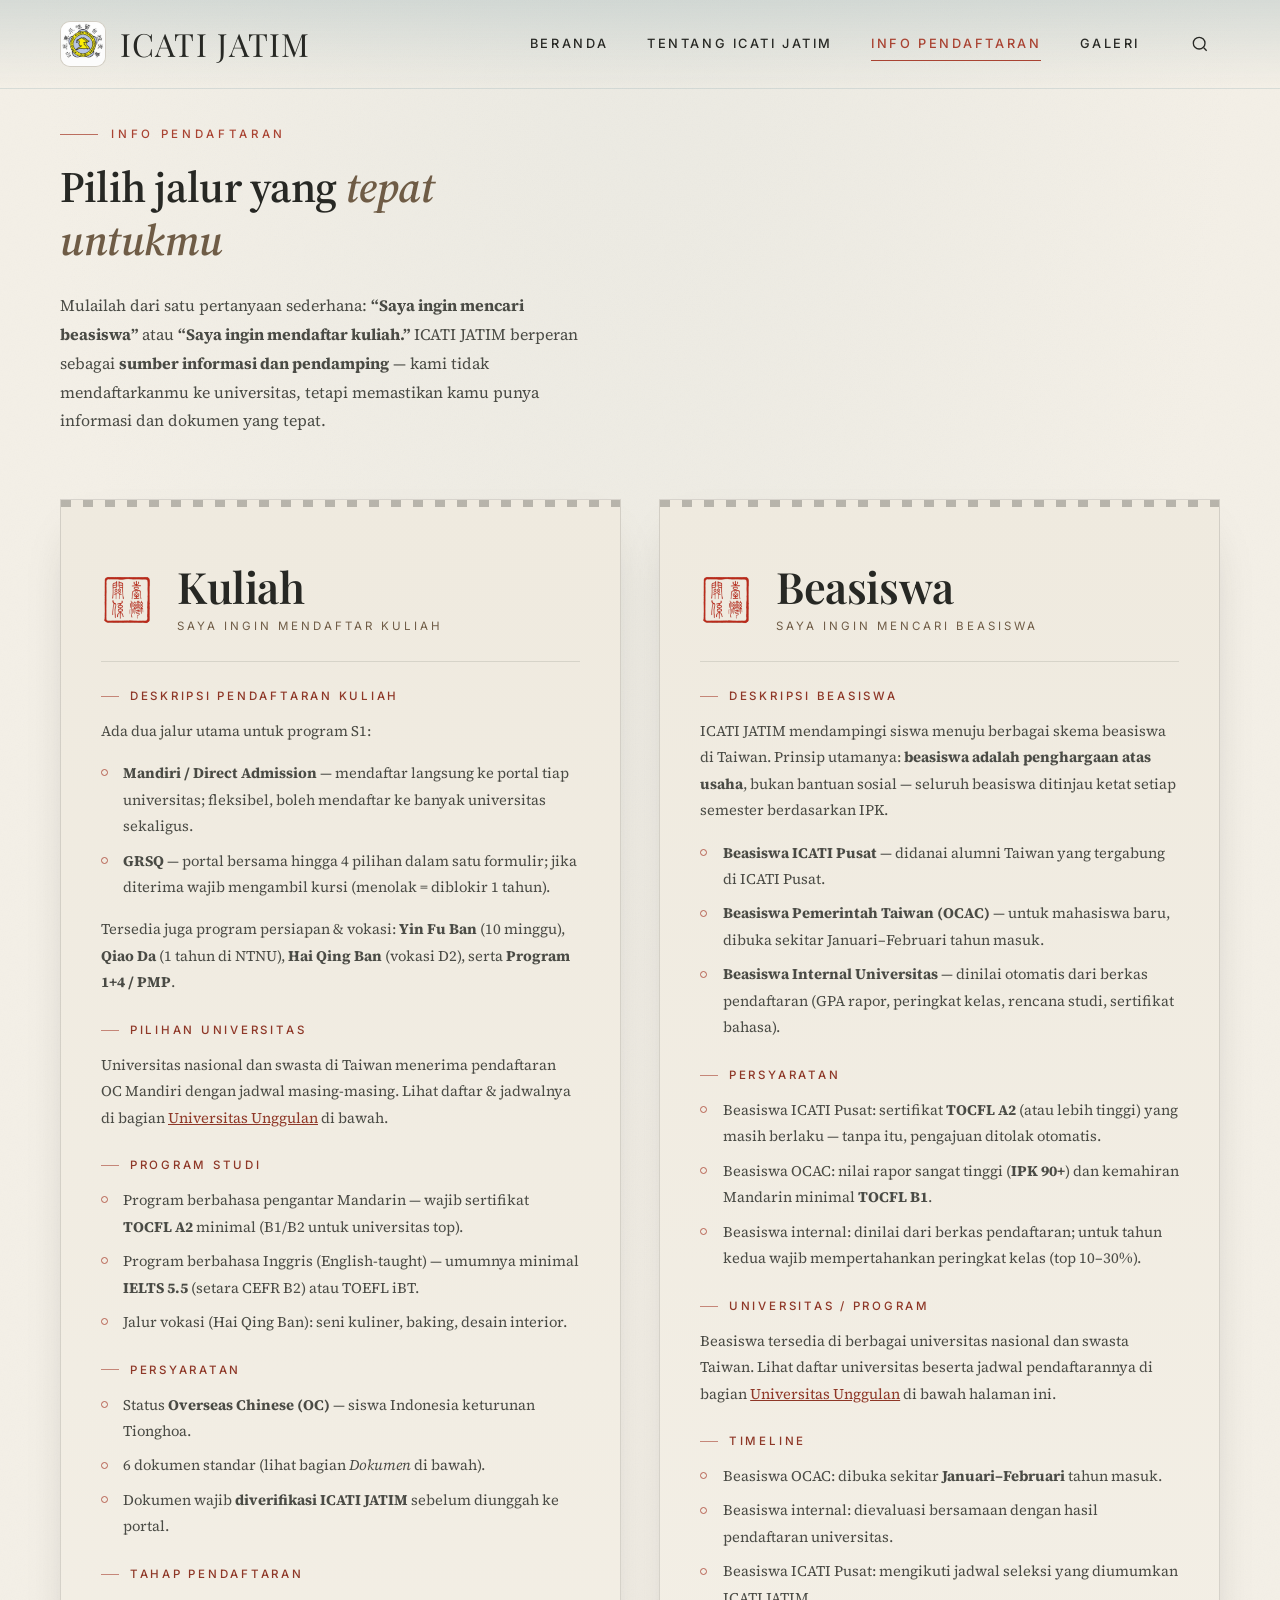
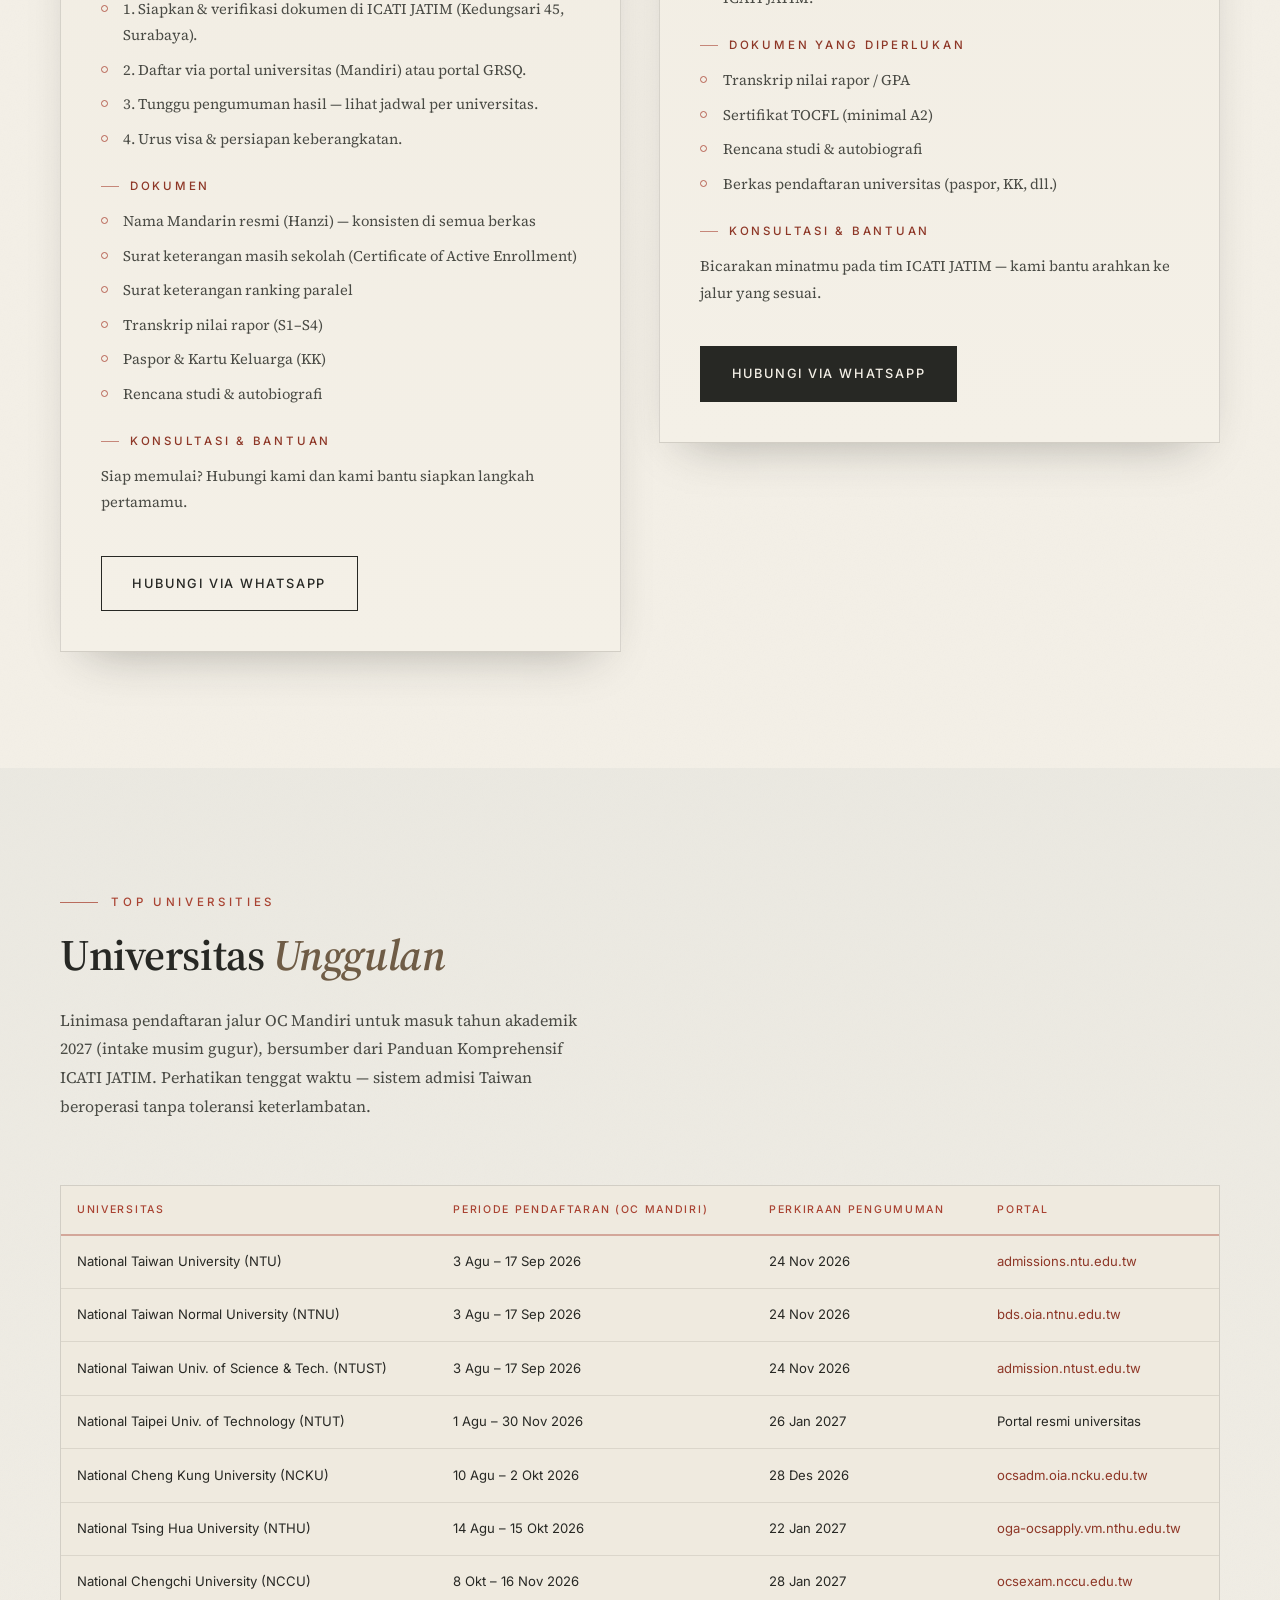
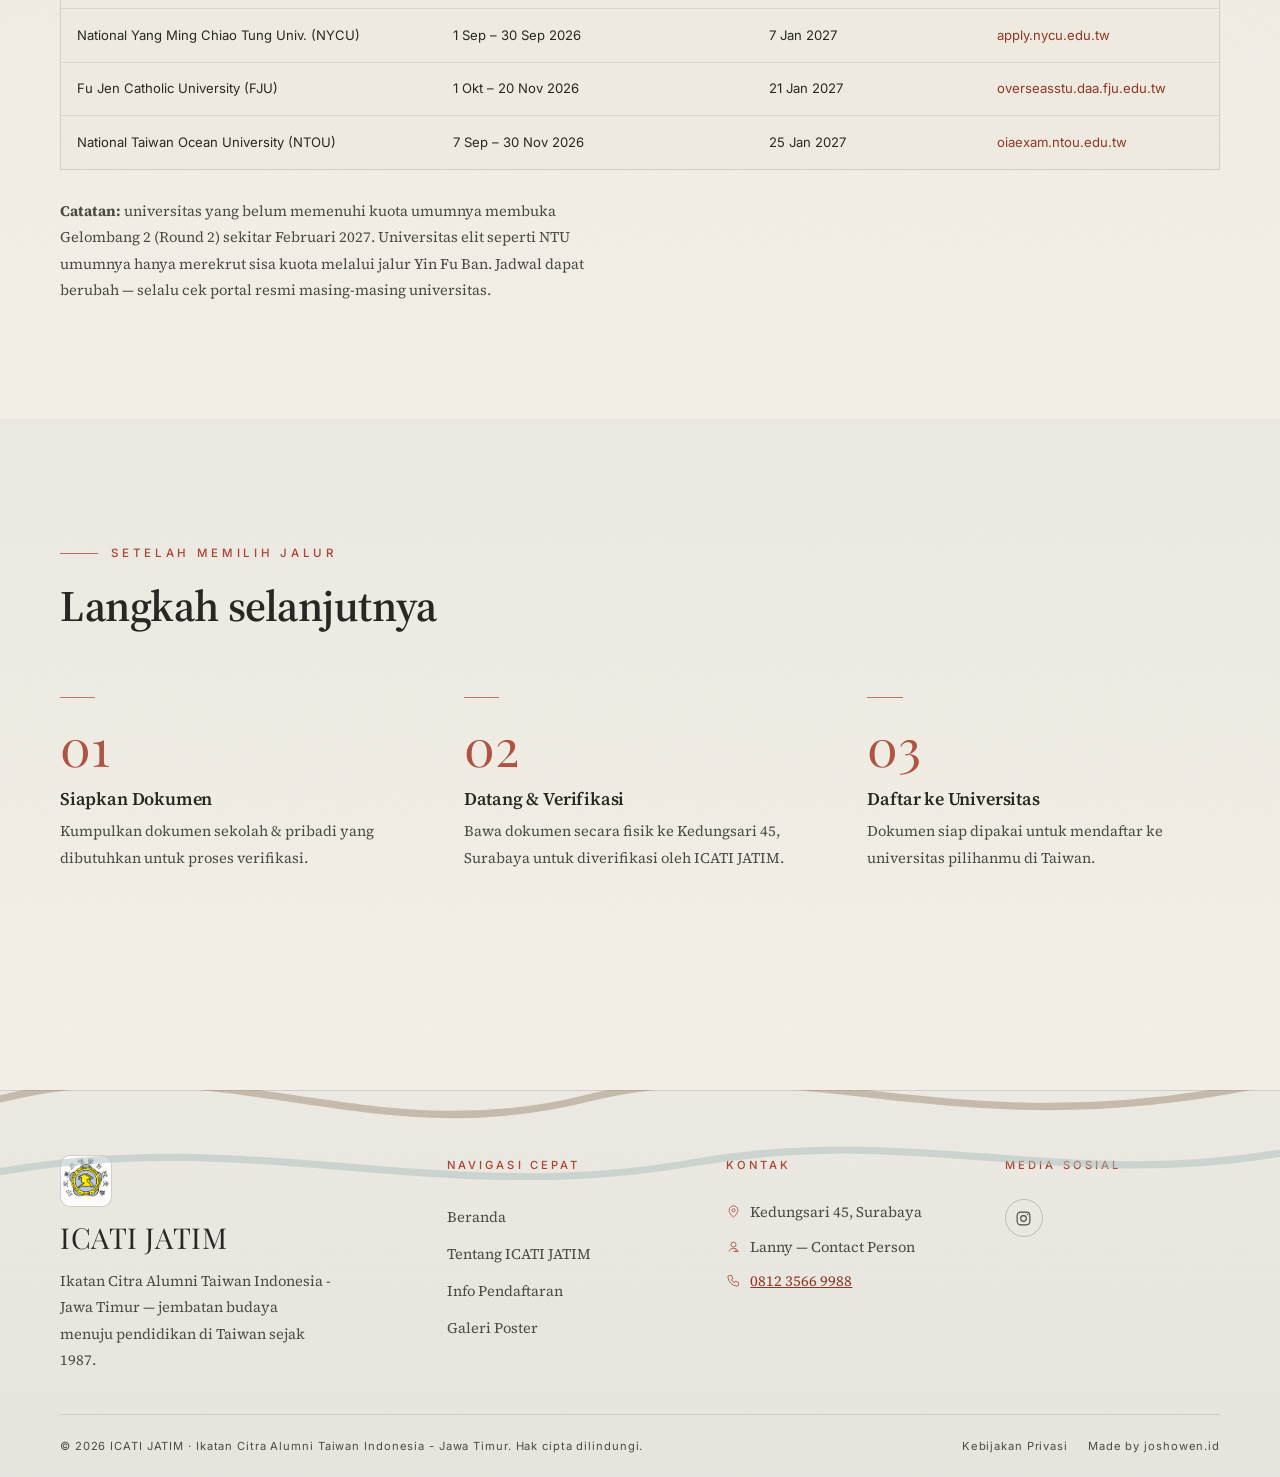
<file: pendaftaran.html>
<!DOCTYPE html>
<html lang="id">
<head>
  <meta charset="UTF-8">
  <meta name="viewport" content="width=device-width, initial-scale=1.0">
  <title>Info Pendaftaran | ICATI JATIM — Jalur Beasiswa &amp; Kuliah di Taiwan</title>
  <meta name="description" content="Info Pendaftaran ICATI JATIM — dua jalur menuju Taiwan: Beasiswa dan Kuliah. Informasi persyaratan, universitas, jadwal, dan dokumen untuk calon mahasiswa Indonesia.">
  <meta property="og:title" content="Info Pendaftaran — ICATI JATIM">
  <meta property="og:description" content="Dua jalur menuju Taiwan: Beasiswa atau Kuliah. Informasi persyaratan, dokumen, dan jadwal universitas.">
  <meta property="og:type" content="website">
  <meta property="og:locale" content="id_ID">
  <link rel="canonical" href="https://www.icati.example/pendaftaran.html">
  <link rel="preconnect" href="https://fonts.googleapis.com">
  <link rel="preconnect" href="https://fonts.gstatic.com" crossorigin>
  <link href="https://fonts.googleapis.com/css2?family=Playfair+Display:wght@400;600;700&family=Source+Serif+4:ital,opsz,wght@0,8..60,400;0,8..60,600;1,8..60,400&family=Inter:wght@400;500&display=swap" rel="stylesheet">
  <link rel="stylesheet" href="css/tokens.css">
  <link rel="stylesheet" href="css/base.css">
  <link rel="stylesheet" href="css/components.css">
  <link rel="stylesheet" href="css/responsive.css">
  <link rel="icon" type="image/png" href="assets/img/favicon.png?v=3">
  <link rel="apple-touch-icon" href="assets/img/apple-touch-icon.png?v=3">
</head>
<body data-page="pendaftaran">

  <a class="skip-link" href="#konten">Lompat ke konten utama</a>

  <!-- ===================== HEADER ===================== -->
  <header class="site-header">
    <div class="header-inner">
      <a class="brand" href="index.html" aria-label="ICATI JATIM — kembali ke Beranda">
        <img class="brand__logo" src="logo.jpeg" alt="Logo ICATI JATIM — Ikatan Citra Alumni Taiwan Indonesia - Jawa Timur" width="46" height="46">
        <span class="brand__title font-brush">ICATI JATIM</span>
      </a>
      <nav class="main-nav" aria-label="Navigasi utama">
        <a class="nav-link" data-page="beranda" href="index.html">Beranda</a>
        <a class="nav-link" data-page="tentang" href="tentang.html">Tentang ICATI JATIM</a>
        <a class="nav-link" data-page="pendaftaran" href="pendaftaran.html">Info Pendaftaran</a>
        <a class="nav-link" data-page="poster" href="poster.html">Galeri</a>
      </nav>
      <button class="search-btn" type="button" data-search-open aria-label="Buka pencarian">
        <svg viewBox="0 0 24 24" width="20" height="20" fill="none" stroke="currentColor" stroke-width="1.6" aria-hidden="true"><circle cx="11" cy="11" r="7"/><path d="M20 20l-3.5-3.5"/></svg>
      </button>
      <button class="menu-toggle" type="button" data-menu-toggle aria-expanded="false" aria-controls="mobile-menu" aria-label="Buka menu">
        <svg viewBox="0 0 24 24" width="24" height="24" fill="none" stroke="currentColor" stroke-width="1.6" aria-hidden="true"><path d="M3 6h18M3 12h18M3 18h12"/></svg>
      </button>
    </div>
  </header>

  <!-- Menu seluler -->
  <div class="mobile-menu" id="mobile-menu" aria-hidden="true">
    <button class="mobile-menu__close" type="button" data-menu-close aria-label="Tutup menu">
      <svg viewBox="0 0 24 24" width="24" height="24" fill="none" stroke="currentColor" stroke-width="1.6" aria-hidden="true"><path d="M5 5l14 14M19 5L5 19"/></svg>
    </button>
    <nav aria-label="Menu seluler">
      <a class="mobile-menu__link" href="index.html">Beranda</a>
      <a class="mobile-menu__link" href="tentang.html">Tentang ICATI JATIM</a>
      <a class="mobile-menu__link" href="pendaftaran.html">Info Pendaftaran</a>
      <a class="mobile-menu__link" href="poster.html">Galeri Poster</a>
    </nav>
    <p class="mobile-menu__meta">Ikatan Citra Alumni Taiwan Indonesia - Jawa Timur · Sejak 1987</p>
  </div>

  <!-- Overlay pencarian -->
  <div class="search-overlay" id="search-overlay" aria-hidden="true">
    <button class="search-overlay__close" type="button" data-search-close aria-label="Tutup pencarian">
      <svg viewBox="0 0 24 24" width="26" height="26" fill="none" stroke="currentColor" stroke-width="1.6" aria-hidden="true"><path d="M5 5l14 14M19 5L5 19"/></svg>
    </button>
    <div class="search-overlay__box">
      <p class="search-overlay__label">Pencarian</p>
      <input class="search-overlay__input" type="search" data-search-input placeholder="Cari halaman…" aria-label="Kata kunci pencarian">
      <div class="search-overlay__results" data-search-results></div>
    </div>
  </div>

  <main id="konten">

    <!-- ===================== DUA JALUR ===================== -->
    <section class="section" aria-labelledby="jalur-title">
      <div class="container">
        <div class="section__header reveal">
          <p class="eyebrow">Info Pendaftaran</p>
          <h1 class="section__title" id="jalur-title">Pilih jalur yang <em>tepat untukmu</em></h1>
          <p class="section__lead">Mulailah dari satu pertanyaan sederhana: <strong>“Saya ingin mencari beasiswa”</strong> atau <strong>“Saya ingin mendaftar kuliah.”</strong> ICATI JATIM berperan sebagai <strong>sumber informasi dan pendamping</strong> — kami tidak mendaftarkanmu ke universitas, tetapi memastikan kamu punya informasi dan dokumen yang tepat.</p>
        </div>

        <div class="pathways">

          <!-- ============ JALUR BEASISWA ============ -->
          <article class="path reveal reveal--delay-1" aria-labelledby="path-kuliah-title">
            <div class="path__header">
              <img class="path__seal" src="assets/img/stamp.png?v=3" alt="">
              <div>
                <h2 class="path__title" id="path-kuliah-title">Kuliah</h2>
                <p class="path__sub">Saya ingin mendaftar kuliah</p>
              </div>
            </div>

            <div class="path__block">
              <p class="path__block-head">Deskripsi Pendaftaran Kuliah</p>
              <p class="step__desc">Ada dua jalur utama untuk program S1:</p>
              <ul class="path__list" style="margin-top:1rem;">
                <li><strong>Mandiri / Direct Admission</strong> — mendaftar langsung ke portal tiap universitas; fleksibel, boleh mendaftar ke banyak universitas sekaligus.</li>
                <li><strong>GRSQ</strong> — portal bersama hingga 4 pilihan dalam satu formulir; jika diterima wajib mengambil kursi (menolak = diblokir 1 tahun).</li>
              </ul>
              <p class="step__desc" style="margin-top:1rem;">Tersedia juga program persiapan &amp; vokasi: <strong>Yin Fu Ban</strong> (10 minggu), <strong>Qiao Da</strong> (1 tahun di NTNU), <strong>Hai Qing Ban</strong> (vokasi D2), serta <strong>Program 1+4 / PMP</strong>.</p>
            </div>

            <div class="path__block">
              <p class="path__block-head">Pilihan Universitas</p>
              <p class="step__desc">Universitas nasional dan swasta di Taiwan menerima pendaftaran OC Mandiri dengan jadwal masing-masing. Lihat daftar &amp; jadwalnya di bagian <a href="#universitas-unggulan">Universitas Unggulan</a> di bawah.</p>
            </div>

            <div class="path__block">
              <p class="path__block-head">Program Studi</p>
              <ul class="path__list">
                <li>Program berbahasa pengantar Mandarin — wajib sertifikat <strong>TOCFL A2</strong> minimal (B1/B2 untuk universitas top).</li>
                <li>Program berbahasa Inggris (English-taught) — umumnya minimal <strong>IELTS 5.5</strong> (setara CEFR B2) atau TOEFL iBT.</li>
                <li>Jalur vokasi (Hai Qing Ban): seni kuliner, baking, desain interior.</li>
              </ul>
            </div>

            <div class="path__block">
              <p class="path__block-head">Persyaratan</p>
              <ul class="path__list">
                <li>Status <strong>Overseas Chinese (OC)</strong> — siswa Indonesia keturunan Tionghoa.</li>
                <li>6 dokumen standar (lihat bagian <em>Dokumen</em> di bawah).</li>
                <li>Dokumen wajib <strong>diverifikasi ICATI JATIM</strong> sebelum diunggah ke portal.</li>
              </ul>
            </div>

            <div class="path__block">
              <p class="path__block-head">Tahap Pendaftaran</p>
              <ul class="path__list">
                <li>1. Siapkan &amp; verifikasi dokumen di ICATI JATIM (Kedungsari 45, Surabaya).</li>
                <li>2. Daftar via portal universitas (Mandiri) atau portal GRSQ.</li>
                <li>3. Tunggu pengumuman hasil — lihat jadwal per universitas.</li>
                <li>4. Urus visa &amp; persiapan keberangkatan.</li>
              </ul>
            </div>

            <div class="path__block">
              <p class="path__block-head">Dokumen</p>
              <ul class="path__list">
                <li>Nama Mandarin resmi (Hanzi) — konsisten di semua berkas</li>
                <li>Surat keterangan masih sekolah (Certificate of Active Enrollment)</li>
                <li>Surat keterangan ranking paralel</li>
                <li>Transkrip nilai rapor (S1–S4)</li>
                <li>Paspor &amp; Kartu Keluarga (KK)</li>
                <li>Rencana studi &amp; autobiografi</li>
              </ul>
            </div>

            <div class="path__block">
              <p class="path__block-head">Konsultasi &amp; Bantuan</p>
              <p class="step__desc" style="margin-bottom:1rem;">Siap memulai? Hubungi kami dan kami bantu siapkan langkah pertamamu.</p>
              <div class="path__action">
                <a class="btn" href="https://wa.me/6281235669988" rel="noopener" target="_blank">Hubungi via WhatsApp</a>
              </div>
            </div>
          </article>

          <!-- ============ JALUR KULIAH ============ -->
          <article class="path reveal" aria-labelledby="path-beasiswa-title">
            <div class="path__header">
              <img class="path__seal" src="assets/img/stamp.png?v=3" alt="">
              <div>
                <h2 class="path__title" id="path-beasiswa-title">Beasiswa</h2>
                <p class="path__sub">Saya ingin mencari beasiswa</p>
              </div>
            </div>

            <div class="path__block">
              <p class="path__block-head">Deskripsi Beasiswa</p>
              <p class="step__desc">ICATI JATIM mendampingi siswa menuju berbagai skema beasiswa di Taiwan. Prinsip utamanya: <strong>beasiswa adalah penghargaan atas usaha</strong>, bukan bantuan sosial — seluruh beasiswa ditinjau ketat setiap semester berdasarkan IPK.</p>
              <ul class="path__list" style="margin-top:1rem;">
                <li><strong>Beasiswa ICATI Pusat</strong> — didanai alumni Taiwan yang tergabung di ICATI Pusat.</li>
                <li><strong>Beasiswa Pemerintah Taiwan (OCAC)</strong> — untuk mahasiswa baru, dibuka sekitar Januari–Februari tahun masuk.</li>
                <li><strong>Beasiswa Internal Universitas</strong> — dinilai otomatis dari berkas pendaftaran (GPA rapor, peringkat kelas, rencana studi, sertifikat bahasa).</li>
              </ul>
            </div>

            <div class="path__block">
              <p class="path__block-head">Persyaratan</p>
              <ul class="path__list">
                <li>Beasiswa ICATI Pusat: sertifikat <strong>TOCFL A2</strong> (atau lebih tinggi) yang masih berlaku — tanpa itu, pengajuan ditolak otomatis.</li>
                <li>Beasiswa OCAC: nilai rapor sangat tinggi (<strong>IPK 90+</strong>) dan kemahiran Mandarin minimal <strong>TOCFL B1</strong>.</li>
                <li>Beasiswa internal: dinilai dari berkas pendaftaran; untuk tahun kedua wajib mempertahankan peringkat kelas (top 10–30%).</li>
              </ul>
            </div>

            <div class="path__block">
              <p class="path__block-head">Universitas / Program</p>
              <p class="step__desc">Beasiswa tersedia di berbagai universitas nasional dan swasta Taiwan. Lihat daftar universitas beserta jadwal pendaftarannya di bagian <a href="#universitas-unggulan">Universitas Unggulan</a> di bawah halaman ini.</p>
            </div>

            <div class="path__block">
              <p class="path__block-head">Timeline</p>
              <ul class="path__list">
                <li>Beasiswa OCAC: dibuka sekitar <strong>Januari–Februari</strong> tahun masuk.</li>
                <li>Beasiswa internal: dievaluasi bersamaan dengan hasil pendaftaran universitas.</li>
                <li>Beasiswa ICATI Pusat: mengikuti jadwal seleksi yang diumumkan ICATI JATIM.</li>
              </ul>
            </div>

            <div class="path__block">
              <p class="path__block-head">Dokumen yang Diperlukan</p>
              <ul class="path__list">
                <li>Transkrip nilai rapor / GPA</li>
                <li>Sertifikat TOCFL (minimal A2)</li>
                <li>Rencana studi &amp; autobiografi</li>
                <li>Berkas pendaftaran universitas (paspor, KK, dll.)</li>
              </ul>
            </div>

            <div class="path__block">
              <p class="path__block-head">Konsultasi &amp; Bantuan</p>
              <p class="step__desc" style="margin-bottom:1rem;">Bicarakan minatmu pada tim ICATI JATIM — kami bantu arahkan ke jalur yang sesuai.</p>
              <div class="path__action">
                <a class="btn btn--primary" href="https://wa.me/6281235669988" rel="noopener" target="_blank">Hubungi via WhatsApp</a>
              </div>
            </div>
          </article>

        </div>
      </div>
    </section>

    <!-- ===================== UNIVERSITAS UNGGULAN ===================== -->
    <section class="section section--mist" id="universitas-unggulan" aria-labelledby="universitas-title">
      <div class="container">
        <div class="section__header reveal">
          <p class="eyebrow">Top Universities</p>
          <h2 class="section__title" id="universitas-title">Universitas <em>Unggulan</em></h2>
          <p class="section__lead">Linimasa pendaftaran jalur OC Mandiri untuk masuk tahun akademik 2027 (intake musim gugur), bersumber dari Panduan Komprehensif ICATI JATIM. Perhatikan tenggat waktu — sistem admisi Taiwan beroperasi tanpa toleransi keterlambatan.</p>
        </div>

        <div class="table-wrap reveal">
          <table class="uni-table">
            <caption class="sr-only">Linimasa pendaftaran OC Mandiri universitas Taiwan</caption>
            <thead>
              <tr>
                <th scope="col">Universitas</th>
                <th scope="col">Periode Pendaftaran (OC Mandiri)</th>
                <th scope="col">Perkiraan Pengumuman</th>
                <th scope="col">Portal</th>
              </tr>
            </thead>
            <tbody>
              <tr>
                <td data-label="Universitas">National Taiwan University (NTU)</td>
                <td data-label="Periode">3 Agu – 17 Sep 2026</td>
                <td data-label="Pengumuman">24 Nov 2026</td>
                <td data-label="Portal"><a href="https://admissions.ntu.edu.tw" target="_blank" rel="noopener">admissions.ntu.edu.tw</a></td>
              </tr>
              <tr>
                <td data-label="Universitas">National Taiwan Normal University (NTNU)</td>
                <td data-label="Periode">3 Agu – 17 Sep 2026</td>
                <td data-label="Pengumuman">24 Nov 2026</td>
                <td data-label="Portal"><a href="https://bds.oia.ntnu.edu.tw/bds/ocapply" target="_blank" rel="noopener">bds.oia.ntnu.edu.tw</a></td>
              </tr>
              <tr>
                <td data-label="Universitas">National Taiwan Univ. of Science &amp; Tech. (NTUST)</td>
                <td data-label="Periode">3 Agu – 17 Sep 2026</td>
                <td data-label="Pengumuman">24 Nov 2026</td>
                <td data-label="Portal"><a href="https://admission.ntust.edu.tw" target="_blank" rel="noopener">admission.ntust.edu.tw</a></td>
              </tr>
              <tr>
                <td data-label="Universitas">National Taipei Univ. of Technology (NTUT)</td>
                <td data-label="Periode">1 Agu – 30 Nov 2026</td>
                <td data-label="Pengumuman">26 Jan 2027</td>
                <td data-label="Portal">Portal resmi universitas</td>
              </tr>
              <tr>
                <td data-label="Universitas">National Cheng Kung University (NCKU)</td>
                <td data-label="Periode">10 Agu – 2 Okt 2026</td>
                <td data-label="Pengumuman">28 Des 2026</td>
                <td data-label="Portal"><a href="https://ocsadm.oia.ncku.edu.tw" target="_blank" rel="noopener">ocsadm.oia.ncku.edu.tw</a></td>
              </tr>
              <tr>
                <td data-label="Universitas">National Tsing Hua University (NTHU)</td>
                <td data-label="Periode">14 Agu – 15 Okt 2026</td>
                <td data-label="Pengumuman">22 Jan 2027</td>
                <td data-label="Portal"><a href="https://oga-ocsapply.vm.nthu.edu.tw" target="_blank" rel="noopener">oga-ocsapply.vm.nthu.edu.tw</a></td>
              </tr>
              <tr>
                <td data-label="Universitas">National Chengchi University (NCCU)</td>
                <td data-label="Periode">8 Okt – 16 Nov 2026</td>
                <td data-label="Pengumuman">28 Jan 2027</td>
                <td data-label="Portal"><a href="https://ocsexam.nccu.edu.tw" target="_blank" rel="noopener">ocsexam.nccu.edu.tw</a></td>
              </tr>
              <tr>
                <td data-label="Universitas">National Yang Ming Chiao Tung Univ. (NYCU)</td>
                <td data-label="Periode">1 Sep – 30 Sep 2026</td>
                <td data-label="Pengumuman">7 Jan 2027</td>
                <td data-label="Portal"><a href="https://apply.nycu.edu.tw" target="_blank" rel="noopener">apply.nycu.edu.tw</a></td>
              </tr>
              <tr>
                <td data-label="Universitas">Fu Jen Catholic University (FJU)</td>
                <td data-label="Periode">1 Okt – 20 Nov 2026</td>
                <td data-label="Pengumuman">21 Jan 2027</td>
                <td data-label="Portal"><a href="https://overseasstu.daa.fju.edu.tw" target="_blank" rel="noopener">overseasstu.daa.fju.edu.tw</a></td>
              </tr>
              <tr>
                <td data-label="Universitas">National Taiwan Ocean University (NTOU)</td>
                <td data-label="Periode">7 Sep – 30 Nov 2026</td>
                <td data-label="Pengumuman">25 Jan 2027</td>
                <td data-label="Portal"><a href="https://oiaexam.ntou.edu.tw" target="_blank" rel="noopener">oiaexam.ntou.edu.tw</a></td>
              </tr>
            </tbody>
          </table>
        </div>

        <p class="section__lead reveal" style="margin-top:1.75rem; font-size:var(--fs-small);">
          <strong>Catatan:</strong> universitas yang belum memenuhi kuota umumnya membuka Gelombang 2 (Round 2) sekitar Februari 2027. Universitas elit seperti NTU umumnya hanya merekrut sisa kuota melalui jalur Yin Fu Ban. Jadwal dapat berubah — selalu cek portal resmi masing-masing universitas.
        </p>
      </div>
    </section>

    <!-- ===================== LANGKAH BERIKUTNYA ===================== -->
    <section class="section section--mist" aria-labelledby="langkah-title">
      <div class="container">
        <div class="section__header reveal">
          <p class="eyebrow">Setelah Memilih Jalur</p>
          <h2 class="section__title" id="langkah-title">Langkah selanjutnya</h2>
        </div>
        <div class="steps">
          <div class="step reveal">
            <p class="step__num">01</p>
            <h3 class="step__title">Siapkan Dokumen</h3>
            <p class="step__desc">Kumpulkan dokumen sekolah &amp; pribadi yang dibutuhkan untuk proses verifikasi.</p>
          </div>
          <div class="step reveal reveal--delay-1">
            <p class="step__num">02</p>
            <h3 class="step__title">Datang &amp; Verifikasi</h3>
            <p class="step__desc">Bawa dokumen secara fisik ke Kedungsari 45, Surabaya untuk diverifikasi oleh ICATI JATIM.</p>
          </div>
          <div class="step reveal reveal--delay-2">
            <p class="step__num">03</p>
            <h3 class="step__title">Daftar ke Universitas</h3>
            <p class="step__desc">Dokumen siap dipakai untuk mendaftar ke universitas pilihanmu di Taiwan.</p>
          </div>
        </div>
      </div>
    </section>

  </main>

  <!-- ===================== FOOTER ===================== -->
  <footer class="site-footer">
    <div class="site-footer__art" aria-hidden="true">
      <img src="assets/ink/waves.svg" alt="">
    </div>
    <div class="container">
      <div class="footer-grid">
        <div class="footer-brand">
          <img class="footer-brand__logo" src="logo.jpeg" alt="Logo ICATI JATIM — Ikatan Citra Alumni Taiwan Indonesia - Jawa Timur" width="52" height="52">
          <p class="footer-brand__title font-brush">ICATI JATIM</p>
          <p class="footer-brand__desc">Ikatan Citra Alumni Taiwan Indonesia - Jawa Timur — jembatan budaya menuju pendidikan di Taiwan sejak 1987.</p>
        </div>

        <div class="footer-col">
          <p class="footer-col__head">Navigasi Cepat</p>
          <div class="footer-links">
            <a href="index.html">Beranda</a>
            <a href="tentang.html">Tentang ICATI JATIM</a>
            <a href="pendaftaran.html">Info Pendaftaran</a>
            <a href="poster.html">Galeri Poster</a>
          </div>
        </div>

        <div class="footer-col">
          <p class="footer-col__head">Kontak</p>
          <ul class="footer-contact">
            <li><svg viewBox="0 0 24 24" fill="none" stroke="currentColor" stroke-width="1.6" aria-hidden="true"><path d="M12 21s-7-5.5-7-11a7 7 0 1 1 14 0c0 5.5-7 11-7 11z"/><circle cx="12" cy="10" r="2.5"/></svg> Kedungsari 45, Surabaya</li>
            <li><svg viewBox="0 0 24 24" fill="none" stroke="currentColor" stroke-width="1.6" aria-hidden="true"><path d="M12 20h8m-4-4v4"/><circle cx="12" cy="9" r="4"/><path d="M5 20c.5-3.5 3.4-5 7-5s6.5 1.5 7 5"/></svg> Lanny — Contact Person</li>
            <li><svg viewBox="0 0 24 24" fill="none" stroke="currentColor" stroke-width="1.6" aria-hidden="true"><path d="M5 4h4l2 5-2.5 1.5a12 12 0 0 0 5 5L15 13l5 2v4a2 2 0 0 1-2 2A16 16 0 0 1 3 6a2 2 0 0 1 2-2z"/></svg> <a href="tel:+6281235669988">0812 3566 9988</a></li>
          </ul>
        </div>

        <div class="footer-col">
          <p class="footer-col__head">Media Sosial</p>
          <div class="social-links">
            <a href="https://www.instagram.com/icatijatim" target="_blank" rel="noopener" aria-label="Instagram ICATI JATIM — @icatijatim"><svg viewBox="0 0 24 24" fill="none" stroke="currentColor" stroke-width="1.6" aria-hidden="true"><rect x="3" y="3" width="18" height="18" rx="5"/><circle cx="12" cy="12" r="4"/><circle cx="17.5" cy="6.5" r="1" fill="currentColor" stroke="none"/></svg></a>
          </div>
        </div>
      </div>

      <div class="footer-bottom">
        <p>© <span data-year>2026</span> ICATI JATIM · Ikatan Citra Alumni Taiwan Indonesia - Jawa Timur. Hak cipta dilindungi.</p>
        <div class="footer-bottom__links">
          <a href="#">Kebijakan Privasi</a>
          <a href="https://joshowen.id" target="_blank" rel="noopener">Made by joshowen.id</a>
        </div>
      </div>
    </div>
  </footer>

  <script src="js/main.js" defer></script>
</body>
</html>
</file>
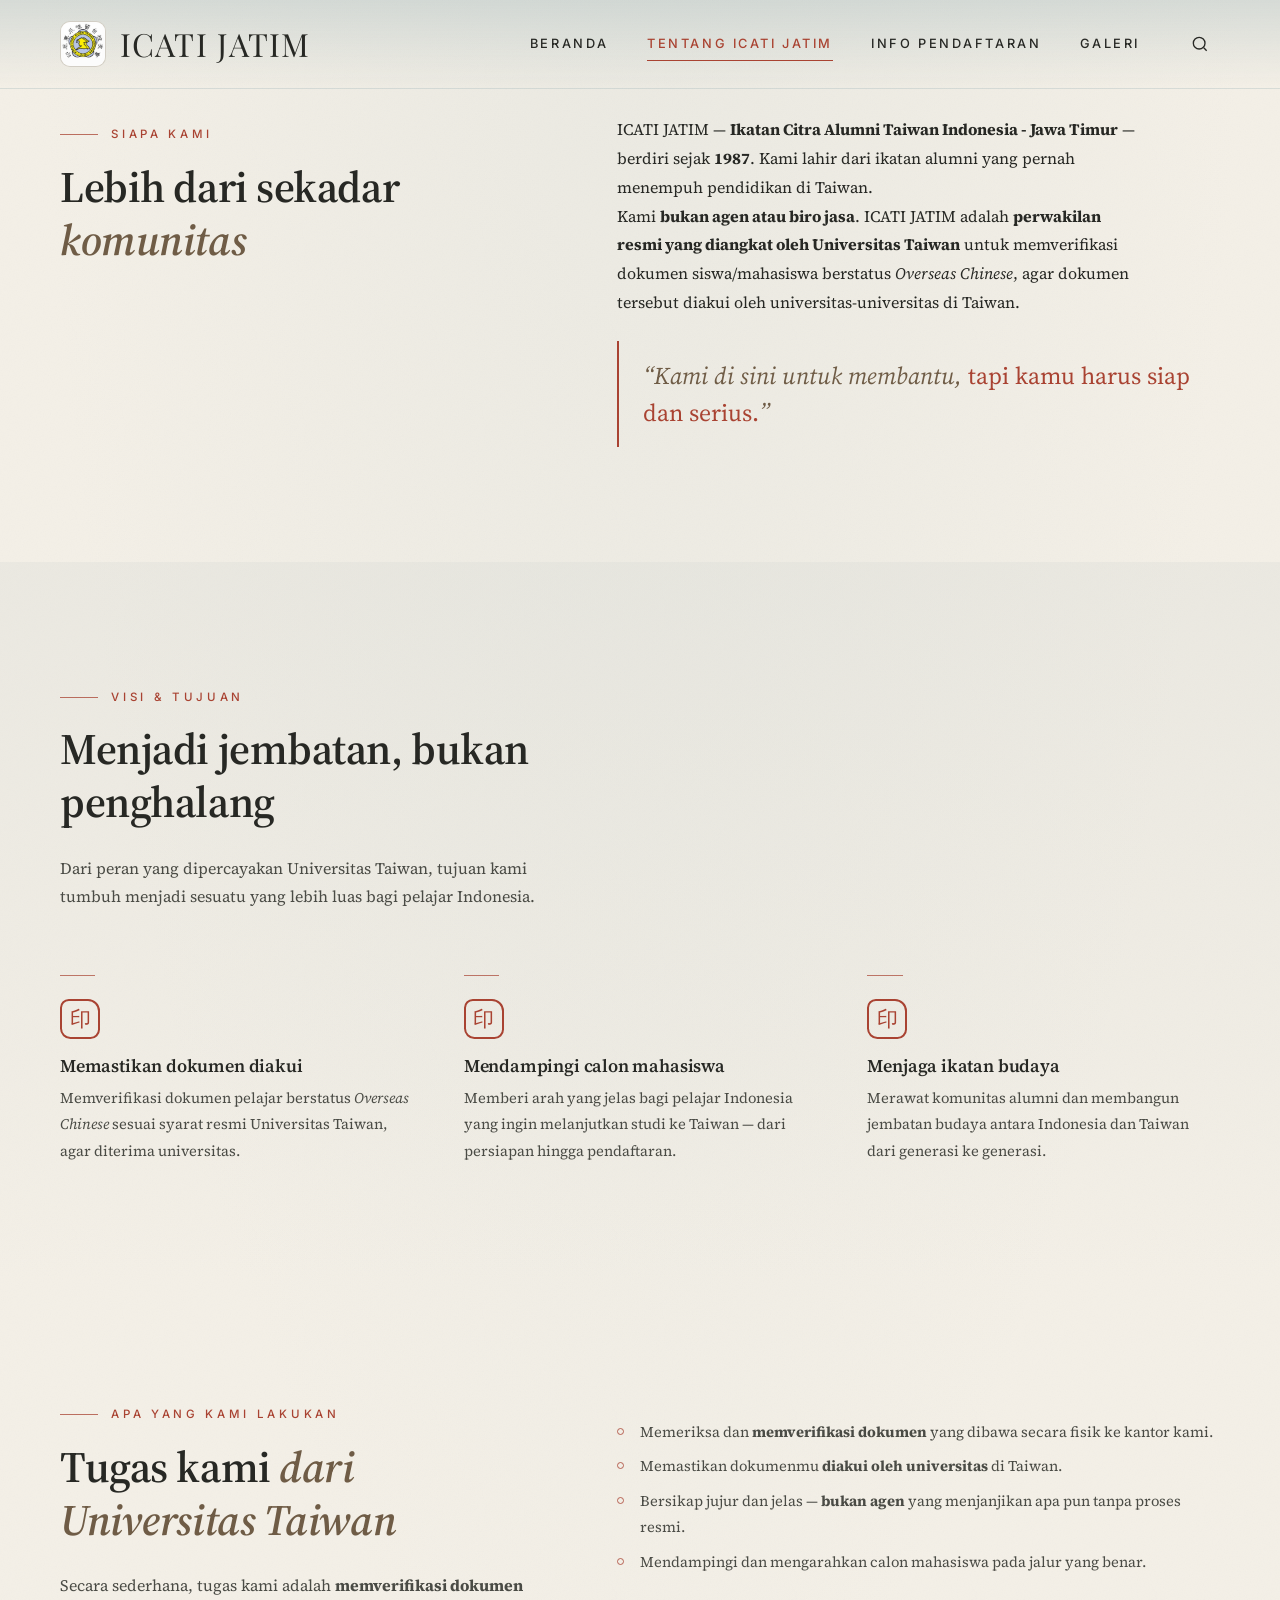
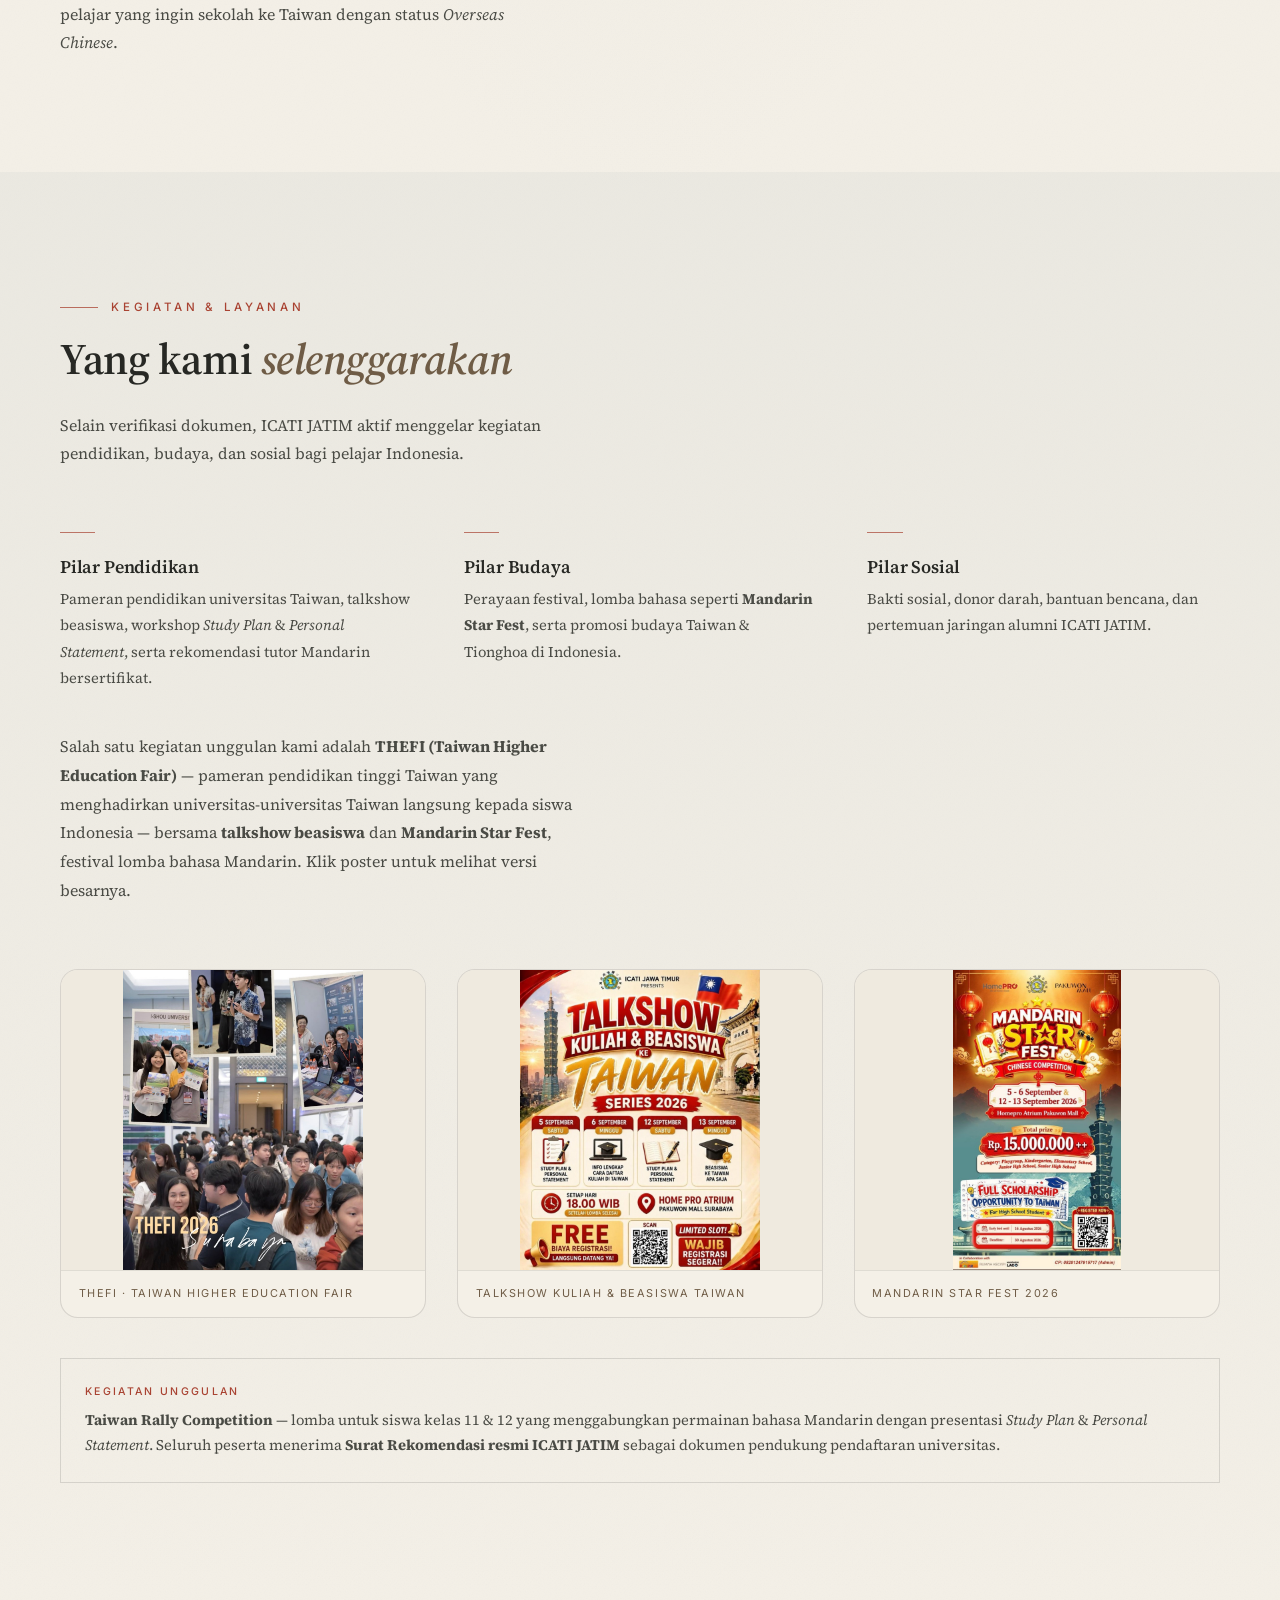
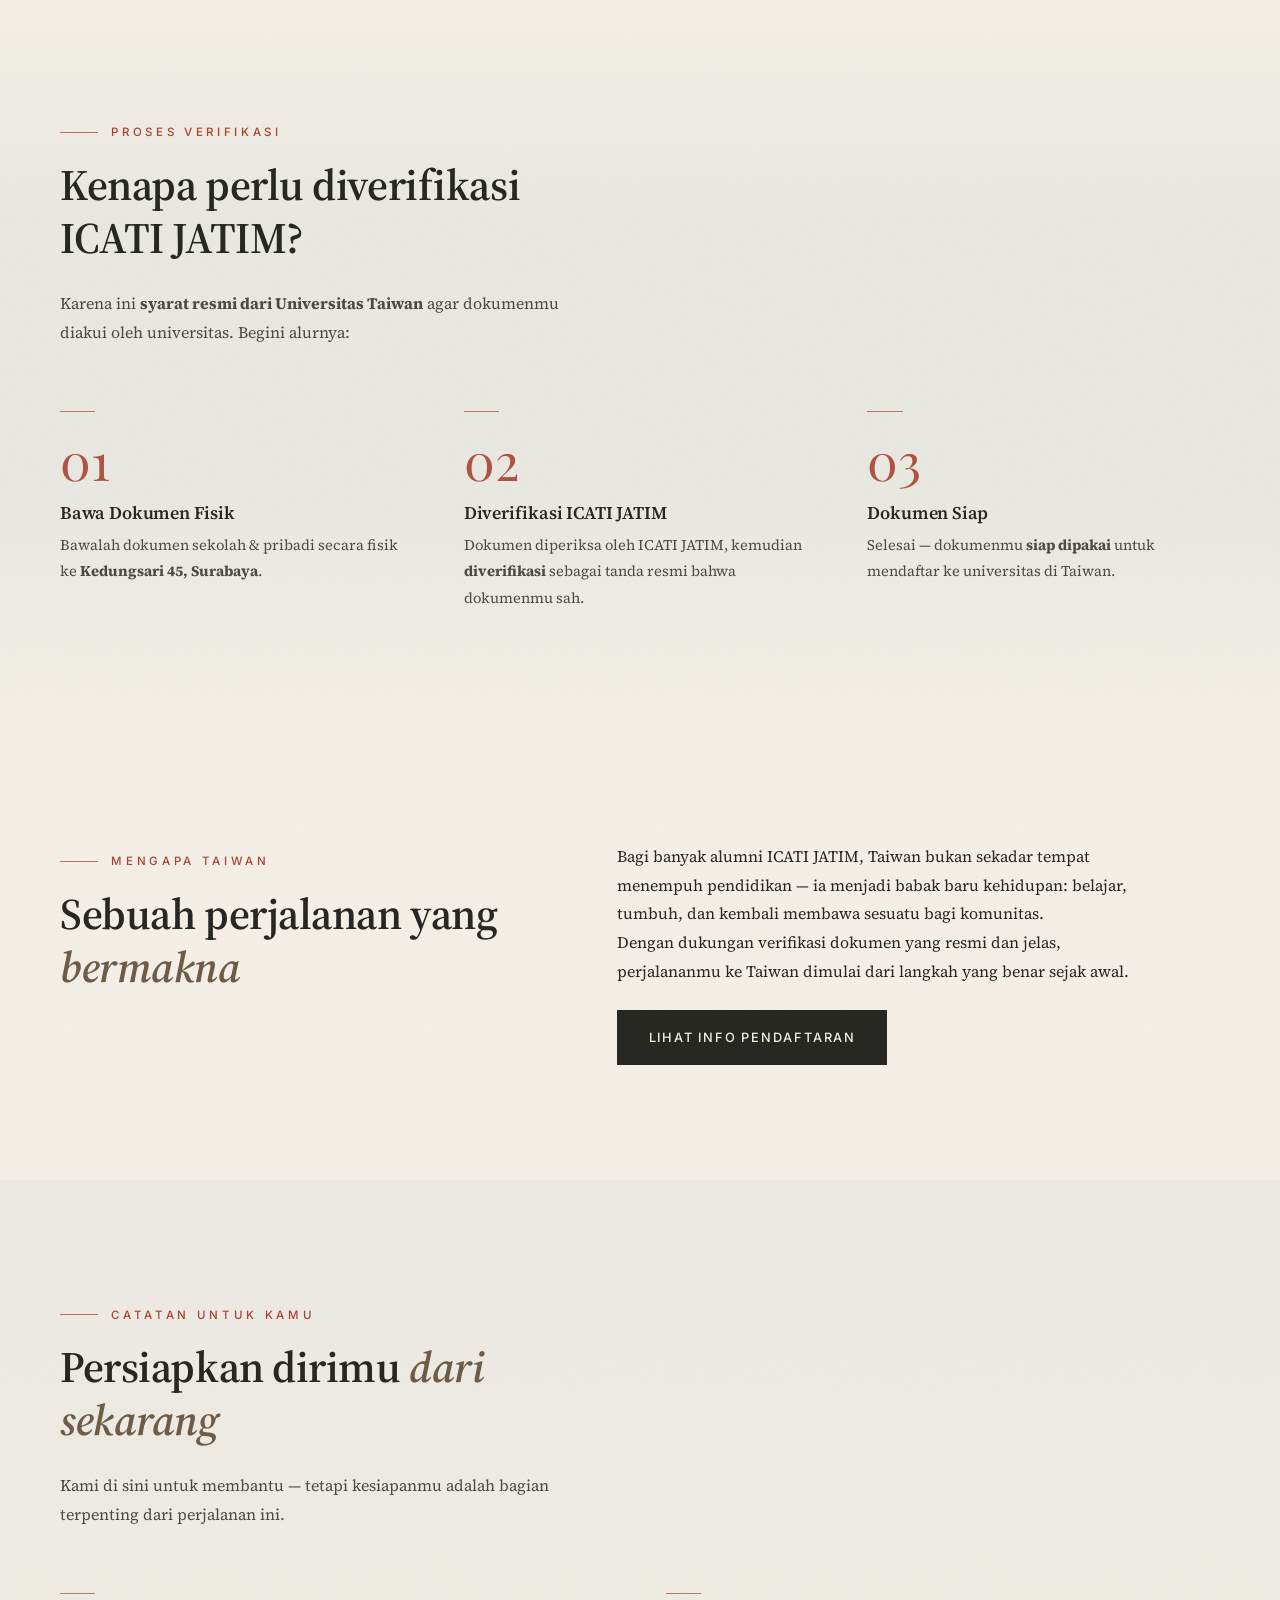
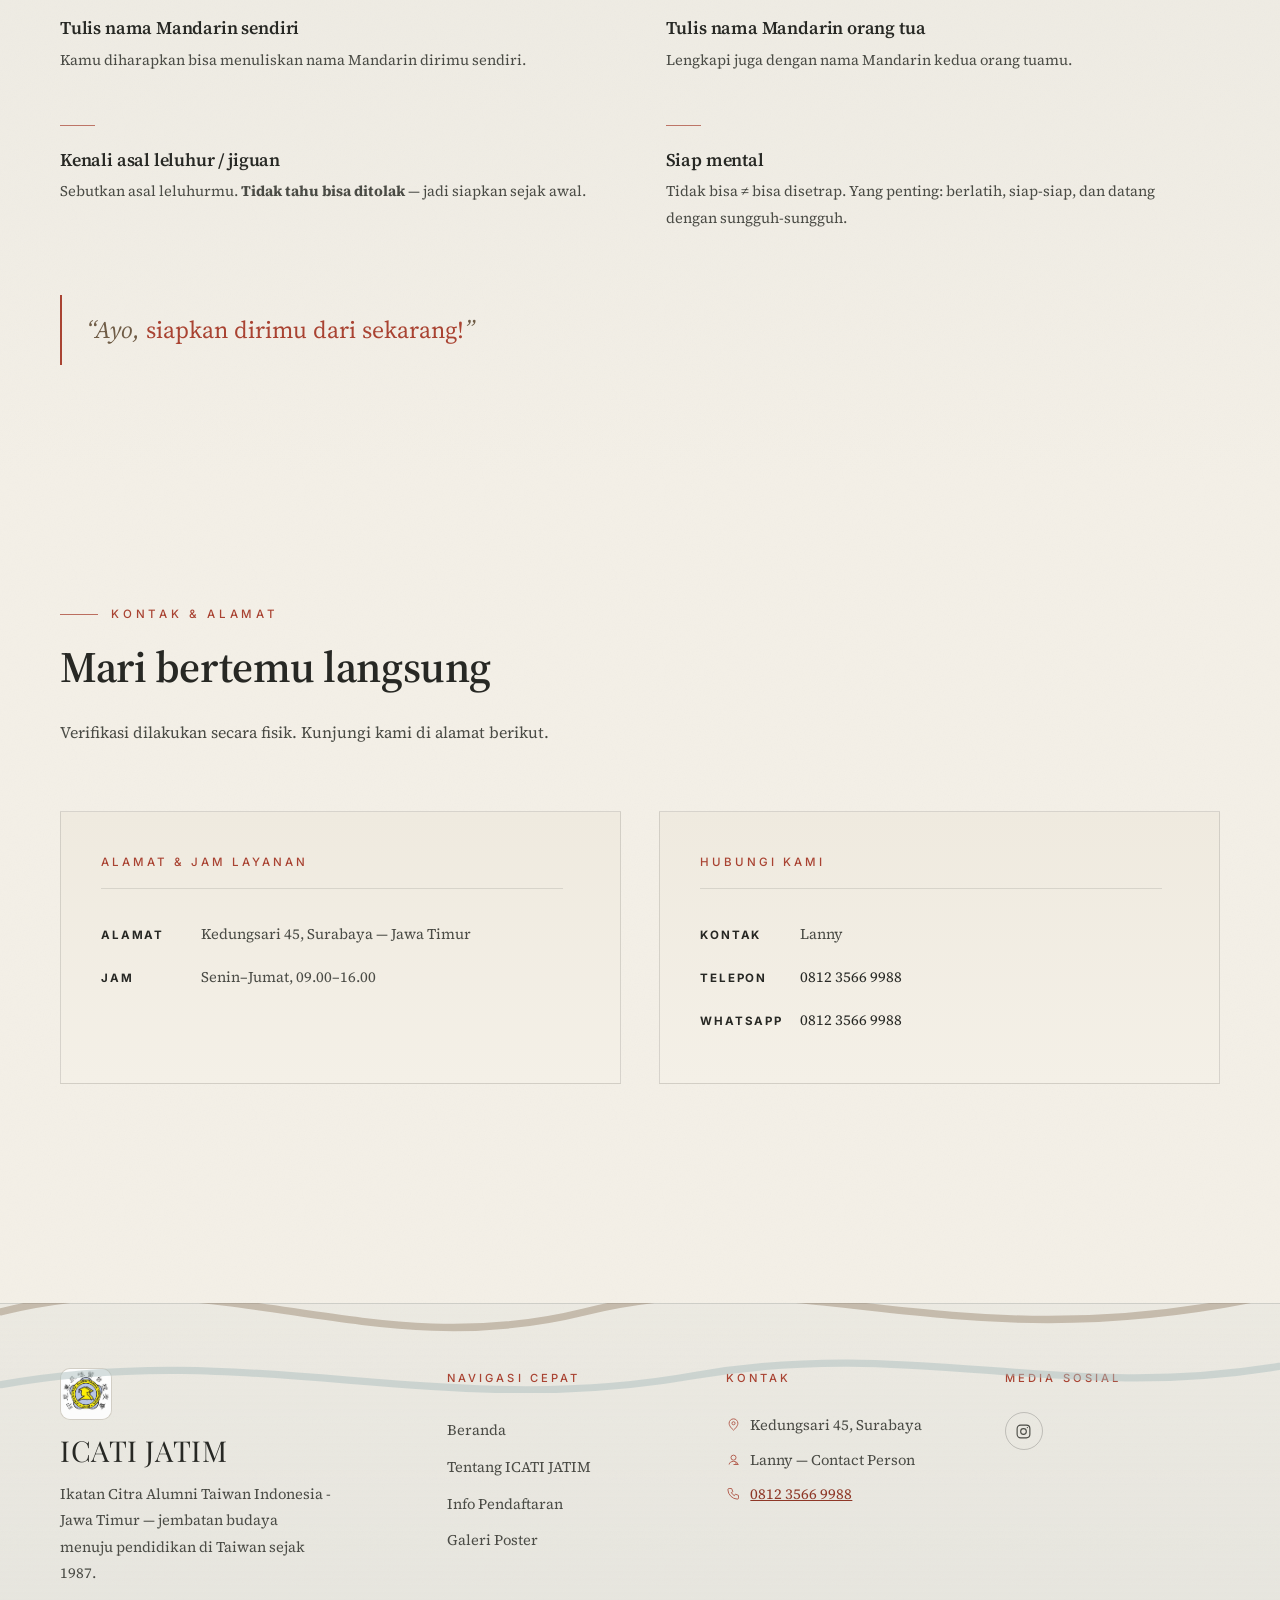
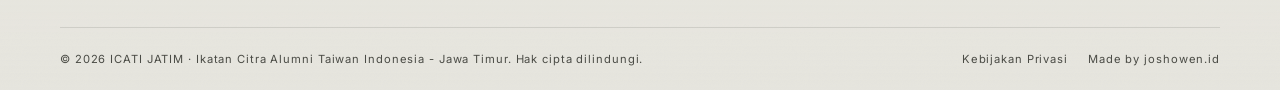
<file: tentang.html>
<!DOCTYPE html>
<html lang="id">
<head>
  <meta charset="UTF-8">
  <meta name="viewport" content="width=device-width, initial-scale=1.0">
  <title>Tentang ICATI JATIM | Ikatan Citra Alumni Taiwan Indonesia - Jawa Timur</title>
  <meta name="description" content="Tentang ICATI JATIM — Ikatan Citra Alumni Taiwan Indonesia - Jawa Timur, perwakilan resmi yang ditunjuk Universitas Taiwan untuk memverifikasi dokumen pelajar Overseas Chinese. Visi, tujuan, layanan, dan mengapa Taiwan.">
  <meta property="og:title" content="Tentang ICATI JATIM">
  <meta property="og:description" content="Siapa kami, visi & tujuan, apa yang kami lakukan, dan mengapa Taiwan.">
  <meta property="og:type" content="website">
  <meta property="og:locale" content="id_ID">
  <link rel="canonical" href="https://www.icati.example/tentang.html">
  <link rel="preconnect" href="https://fonts.googleapis.com">
  <link rel="preconnect" href="https://fonts.gstatic.com" crossorigin>
  <link href="https://fonts.googleapis.com/css2?family=Playfair+Display:wght@400;600;700&family=Source+Serif+4:ital,opsz,wght@0,8..60,400;0,8..60,600;1,8..60,400&family=Inter:wght@400;500&display=swap" rel="stylesheet">
  <link rel="stylesheet" href="css/tokens.css">
  <link rel="stylesheet" href="css/base.css">
  <link rel="stylesheet" href="css/components.css">
  <link rel="stylesheet" href="css/responsive.css">
  <link rel="icon" type="image/png" href="assets/img/favicon.png?v=3">
  <link rel="apple-touch-icon" href="assets/img/apple-touch-icon.png?v=3">
</head>
<body data-page="tentang">

  <a class="skip-link" href="#konten">Lompat ke konten utama</a>

  <!-- ===================== HEADER ===================== -->
  <header class="site-header">
    <div class="header-inner">
      <a class="brand" href="index.html" aria-label="ICATI JATIM — kembali ke Beranda">
        <img class="brand__logo" src="logo.jpeg" alt="Logo ICATI JATIM — Ikatan Citra Alumni Taiwan Indonesia - Jawa Timur" width="46" height="46">
        <span class="brand__title font-brush">ICATI JATIM</span>
      </a>
      <nav class="main-nav" aria-label="Navigasi utama">
        <a class="nav-link" data-page="beranda" href="index.html">Beranda</a>
        <a class="nav-link" data-page="tentang" href="tentang.html">Tentang ICATI JATIM</a>
        <a class="nav-link" data-page="pendaftaran" href="pendaftaran.html">Info Pendaftaran</a>
        <a class="nav-link" data-page="poster" href="poster.html">Galeri</a>
      </nav>
      <button class="search-btn" type="button" data-search-open aria-label="Buka pencarian">
        <svg viewBox="0 0 24 24" width="20" height="20" fill="none" stroke="currentColor" stroke-width="1.6" aria-hidden="true"><circle cx="11" cy="11" r="7"/><path d="M20 20l-3.5-3.5"/></svg>
      </button>
      <button class="menu-toggle" type="button" data-menu-toggle aria-expanded="false" aria-controls="mobile-menu" aria-label="Buka menu">
        <svg viewBox="0 0 24 24" width="24" height="24" fill="none" stroke="currentColor" stroke-width="1.6" aria-hidden="true"><path d="M3 6h18M3 12h18M3 18h12"/></svg>
      </button>
    </div>
  </header>

  <!-- Menu seluler -->
  <div class="mobile-menu" id="mobile-menu" aria-hidden="true">
    <button class="mobile-menu__close" type="button" data-menu-close aria-label="Tutup menu">
      <svg viewBox="0 0 24 24" width="24" height="24" fill="none" stroke="currentColor" stroke-width="1.6" aria-hidden="true"><path d="M5 5l14 14M19 5L5 19"/></svg>
    </button>
    <nav aria-label="Menu seluler">
      <a class="mobile-menu__link" href="index.html">Beranda</a>
      <a class="mobile-menu__link" href="tentang.html">Tentang ICATI JATIM</a>
      <a class="mobile-menu__link" href="pendaftaran.html">Info Pendaftaran</a>
      <a class="mobile-menu__link" href="poster.html">Galeri Poster</a>
    </nav>
    <p class="mobile-menu__meta">Ikatan Citra Alumni Taiwan Indonesia - Jawa Timur · Sejak 1987</p>
  </div>

  <!-- Overlay pencarian -->
  <div class="search-overlay" id="search-overlay" aria-hidden="true">
    <button class="search-overlay__close" type="button" data-search-close aria-label="Tutup pencarian">
      <svg viewBox="0 0 24 24" width="26" height="26" fill="none" stroke="currentColor" stroke-width="1.6" aria-hidden="true"><path d="M5 5l14 14M19 5L5 19"/></svg>
    </button>
    <div class="search-overlay__box">
      <p class="search-overlay__label">Pencarian</p>
      <input class="search-overlay__input" type="search" data-search-input placeholder="Cari halaman…" aria-label="Kata kunci pencarian">
      <div class="search-overlay__results" data-search-results></div>
    </div>
  </div>

  <main id="konten">

    <!-- ===================== SIAPA KAMI ===================== -->
    <section class="section" aria-labelledby="siapa-title">
      <div class="container section-duo">
        <div class="section__header reveal">
          <p class="eyebrow">Siapa Kami</p>
          <h1 class="section__title" id="siapa-title">Lebih dari sekadar <em>komunitas</em></h1>
        </div>
        <div class="section-duo__body reveal reveal--delay-1">
          <p>ICATI JATIM — <strong>Ikatan Citra Alumni Taiwan Indonesia - Jawa Timur</strong> — berdiri sejak <strong>1987</strong>. Kami lahir dari ikatan alumni yang pernah menempuh pendidikan di Taiwan.</p>
          <p>Kami <strong>bukan agen atau biro jasa</strong>. ICATI JATIM adalah <strong>perwakilan resmi yang diangkat oleh Universitas Taiwan</strong> untuk memverifikasi dokumen siswa/mahasiswa berstatus <em>Overseas Chinese</em>, agar dokumen tersebut diakui oleh universitas-universitas di Taiwan.</p>
          <blockquote class="highlight">
            “Kami di sini untuk membantu, <span class="seal-mark">tapi kamu harus siap dan serius.</span>”
          </blockquote>
        </div>
      </div>
    </section>

    <!-- ===================== VISI & TUJUAN ===================== -->
    <section class="section section--mist" aria-labelledby="visi-title">
      <div class="container">
        <div class="section__header reveal">
          <p class="eyebrow">Visi &amp; Tujuan</p>
          <h2 class="section__title" id="visi-title">Menjadi jembatan, bukan penghalang</h2>
          <p class="section__lead">Dari peran yang dipercayakan Universitas Taiwan, tujuan kami tumbuh menjadi sesuatu yang lebih luas bagi pelajar Indonesia.</p>
        </div>
        <div class="steps">
          <div class="step reveal">
            <span class="seal" aria-hidden="true">印</span>
            <h3 class="step__title" style="margin-top:1rem;">Memastikan dokumen diakui</h3>
            <p class="step__desc">Memverifikasi dokumen pelajar berstatus <em>Overseas Chinese</em> sesuai syarat resmi Universitas Taiwan, agar diterima universitas.</p>
          </div>
          <div class="step reveal reveal--delay-1">
            <span class="seal" aria-hidden="true">印</span>
            <h3 class="step__title" style="margin-top:1rem;">Mendampingi calon mahasiswa</h3>
            <p class="step__desc">Memberi arah yang jelas bagi pelajar Indonesia yang ingin melanjutkan studi ke Taiwan — dari persiapan hingga pendaftaran.</p>
          </div>
          <div class="step reveal reveal--delay-2">
            <span class="seal" aria-hidden="true">印</span>
            <h3 class="step__title" style="margin-top:1rem;">Menjaga ikatan budaya</h3>
            <p class="step__desc">Merawat komunitas alumni dan membangun jembatan budaya antara Indonesia dan Taiwan dari generasi ke generasi.</p>
          </div>
        </div>
      </div>
    </section>

    <!-- ===================== APA YANG KAMI LAKUKAN ===================== -->
    <section class="section" aria-labelledby="kegiatan-title">
      <div class="container section-duo">
        <div class="section__header reveal">
          <p class="eyebrow">Apa yang Kami Lakukan</p>
          <h2 class="section__title" id="kegiatan-title">Tugas kami <em>dari Universitas Taiwan</em></h2>
          <p class="section__lead">Secara sederhana, tugas kami adalah <strong>memverifikasi dokumen</strong> pelajar yang ingin sekolah ke Taiwan dengan status <em>Overseas Chinese</em>.</p>
        </div>
        <div class="section-duo__body reveal reveal--delay-1">
          <ul class="path__list">
            <li>Memeriksa dan <strong>memverifikasi dokumen</strong> yang dibawa secara fisik ke kantor kami.</li>
            <li>Memastikan dokumenmu <strong>diakui oleh universitas</strong> di Taiwan.</li>
            <li>Bersikap jujur dan jelas — <strong>bukan agen</strong> yang menjanjikan apa pun tanpa proses resmi.</li>
            <li>Mendampingi dan mengarahkan calon mahasiswa pada jalur yang benar.</li>
          </ul>
        </div>
      </div>
    </section>

    <!-- ===================== KEGIATAN & ACARA ===================== -->
    <section class="section section--mist" aria-labelledby="acara-title">
      <div class="container">
        <div class="section__header reveal">
          <p class="eyebrow">Kegiatan &amp; Layanan</p>
          <h2 class="section__title" id="acara-title">Yang kami <em>selenggarakan</em></h2>
          <p class="section__lead">Selain verifikasi dokumen, ICATI JATIM aktif menggelar kegiatan pendidikan, budaya, dan sosial bagi pelajar Indonesia.</p>
        </div>

        <div class="steps">
          <div class="step reveal">
            <h3 class="step__title">Pilar Pendidikan</h3>
            <p class="step__desc">Pameran pendidikan universitas Taiwan, talkshow beasiswa, workshop <em>Study Plan</em> &amp; <em>Personal Statement</em>, serta rekomendasi tutor Mandarin bersertifikat.</p>
          </div>
          <div class="step reveal reveal--delay-1">
            <h3 class="step__title">Pilar Budaya</h3>
            <p class="step__desc">Perayaan festival, lomba bahasa seperti <strong>Mandarin Star Fest</strong>, serta promosi budaya Taiwan &amp; Tionghoa di Indonesia.</p>
          </div>
          <div class="step reveal reveal--delay-2">
            <h3 class="step__title">Pilar Sosial</h3>
            <p class="step__desc">Bakti sosial, donor darah, bantuan bencana, dan pertemuan jaringan alumni ICATI JATIM.</p>
          </div>
        </div>

        <p class="section__lead reveal" style="margin-top:var(--space-4);">
          Salah satu kegiatan unggulan kami adalah <strong>THEFI (Taiwan Higher Education Fair)</strong> — pameran pendidikan tinggi Taiwan yang menghadirkan universitas-universitas Taiwan langsung kepada siswa Indonesia — bersama <strong>talkshow beasiswa</strong> dan <strong>Mandarin Star Fest</strong>, festival lomba bahasa Mandarin. Klik poster untuk melihat versi besarnya.
        </p>

        <div class="event-gallery">
          <a class="event-card reveal" href="assets/img/events/thefi.jpg" target="_blank" rel="noopener">
            <img src="assets/img/events/thefi.jpg" alt="THEFI — Taiwan Higher Education Fair yang diselenggarakan ICATI JATIM" loading="lazy">
            <span class="event-card__caption">THEFI · Taiwan Higher Education Fair</span>
          </a>
          <a class="event-card reveal reveal--delay-1" href="assets/img/events/talkshow-5sept.jpg" target="_blank" rel="noopener">
            <img src="assets/img/events/talkshow-5sept.jpg" alt="Poster Talkshow Kuliah &amp; Beasiswa Taiwan Series 2026" loading="lazy">
            <span class="event-card__caption">Talkshow Kuliah &amp; Beasiswa Taiwan</span>
          </a>
          <a class="event-card reveal reveal--delay-2" href="assets/img/events/mandarin-star-fest-1.jpg" target="_blank" rel="noopener">
            <img src="assets/img/events/mandarin-star-fest-1.jpg" alt="Poster Mandarin Star Fest 2026 — festival lomba bahasa Mandarin" loading="lazy">
            <span class="event-card__caption">Mandarin Star Fest 2026</span>
          </a>
        </div>

        <div class="placeholder reveal" style="margin-top:var(--space-4); background:transparent; border-style:solid; border-color:rgba(39,40,36,0.14);">
          <span class="placeholder__tag">Kegiatan Unggulan</span>
          <strong>Taiwan Rally Competition</strong> — lomba untuk siswa kelas 11 &amp; 12 yang menggabungkan permainan bahasa Mandarin dengan presentasi <em>Study Plan</em> &amp; <em>Personal Statement</em>. Seluruh peserta menerima <strong>Surat Rekomendasi resmi ICATI JATIM</strong> sebagai dokumen pendukung pendaftaran universitas.
        </div>
      </div>
    </section>

    <!-- ===================== PROSES VERIFIKASI ===================== -->
    <section class="section section--deep" aria-labelledby="proses-tentang-title">
      <div class="container">
        <div class="section__header reveal">
          <p class="eyebrow">Proses Verifikasi</p>
          <h2 class="section__title" id="proses-tentang-title">Kenapa perlu diverifikasi ICATI JATIM?</h2>
          <p class="section__lead">Karena ini <strong>syarat resmi dari Universitas Taiwan</strong> agar dokumenmu diakui oleh universitas. Begini alurnya:</p>
        </div>
        <div class="steps">
          <div class="step reveal">
            <p class="step__num">01</p>
            <h3 class="step__title">Bawa Dokumen Fisik</h3>
            <p class="step__desc">Bawalah dokumen sekolah &amp; pribadi secara fisik ke <strong>Kedungsari 45, Surabaya</strong>.</p>
          </div>
          <div class="step reveal reveal--delay-1">
            <p class="step__num">02</p>
            <h3 class="step__title">Diverifikasi ICATI JATIM</h3>
            <p class="step__desc">Dokumen diperiksa oleh ICATI JATIM, kemudian <strong>diverifikasi</strong> sebagai tanda resmi bahwa dokumenmu sah.</p>
          </div>
          <div class="step reveal reveal--delay-2">
            <p class="step__num">03</p>
            <h3 class="step__title">Dokumen Siap</h3>
            <p class="step__desc">Selesai — dokumenmu <strong>siap dipakai</strong> untuk mendaftar ke universitas di Taiwan.</p>
          </div>
        </div>
      </div>
    </section>

    <!-- ===================== MENGAPA TAIWAN ===================== -->
    <section class="section" aria-labelledby="mengapa-taiwan-title">
      <div class="container section-duo">
        <div class="section__header reveal">
          <p class="eyebrow">Mengapa Taiwan</p>
          <h2 class="section__title" id="mengapa-taiwan-title">Sebuah perjalanan yang <em>bermakna</em></h2>
        </div>
        <div class="section-duo__body reveal reveal--delay-1">
          <p>Bagi banyak alumni ICATI JATIM, Taiwan bukan sekadar tempat menempuh pendidikan — ia menjadi babak baru kehidupan: belajar, tumbuh, dan kembali membawa sesuatu bagi komunitas.</p>
          <p>Dengan dukungan verifikasi dokumen yang resmi dan jelas, perjalananmu ke Taiwan dimulai dari langkah yang benar sejak awal.</p>
          <a class="btn btn--primary" href="pendaftaran.html">Lihat Info Pendaftaran</a>
        </div>
      </div>
    </section>

    <!-- ===================== KAMU HARUS BISA ===================== -->
    <section class="section section--mist" aria-labelledby="siap-title">
      <div class="container">
        <div class="section__header reveal">
          <p class="eyebrow">Catatan untuk Kamu</p>
          <h2 class="section__title" id="siap-title">Persiapkan dirimu <em>dari sekarang</em></h2>
          <p class="section__lead">Kami di sini untuk membantu — tetapi kesiapanmu adalah bagian terpenting dari perjalanan ini.</p>
        </div>
        <div class="steps" style="grid-template-columns:repeat(2, 1fr);">
          <div class="step reveal">
            <h3 class="step__title">Tulis nama Mandarin sendiri</h3>
            <p class="step__desc">Kamu diharapkan bisa menuliskan nama Mandarin dirimu sendiri.</p>
          </div>
          <div class="step reveal reveal--delay-1">
            <h3 class="step__title">Tulis nama Mandarin orang tua</h3>
            <p class="step__desc">Lengkapi juga dengan nama Mandarin kedua orang tuamu.</p>
          </div>
          <div class="step reveal reveal--delay-2">
            <h3 class="step__title">Kenali asal leluhur / jiguan</h3>
            <p class="step__desc">Sebutkan asal leluhurmu. <strong>Tidak tahu bisa ditolak</strong> — jadi siapkan sejak awal.</p>
          </div>
          <div class="step reveal reveal--delay-3">
            <h3 class="step__title">Siap mental</h3>
            <p class="step__desc">Tidak bisa ≠ bisa disetrap. Yang penting: berlatih, siap-siap, dan datang dengan sungguh-sungguh.</p>
          </div>
        </div>
        <blockquote class="highlight reveal" style="margin-top:var(--space-5);">
          “Ayo, <span class="seal-mark">siapkan dirimu dari sekarang!</span>”
        </blockquote>
      </div>
    </section>

    <!-- ===================== KONTAK & ALAMAT ===================== -->
    <section class="section" aria-labelledby="kontak-title">
      <div class="container">
        <div class="section__header reveal">
          <p class="eyebrow">Kontak &amp; Alamat</p>
          <h2 class="section__title" id="kontak-title">Mari bertemu langsung</h2>
          <p class="section__lead">Verifikasi dilakukan secara fisik. Kunjungi kami di alamat berikut.</p>
        </div>
        <div class="contact-grid">
          <div class="contact-card reveal">
            <p class="contact-card__head">Alamat &amp; Jam Layanan</p>
            <div class="contact-card__row">
              <strong>Alamat</strong>
              <span>Kedungsari 45, Surabaya — Jawa Timur</span>
            </div>
            <div class="contact-card__row">
              <strong>Jam</strong>
              <span>Senin–Jumat, 09.00–16.00</span>
            </div>
          </div>
          <div class="contact-card reveal reveal--delay-1">
            <p class="contact-card__head">Hubungi Kami</p>
            <div class="contact-card__row">
              <strong>Kontak</strong>
              <span>Lanny</span>
            </div>
            <div class="contact-card__row">
              <strong>Telepon</strong>
              <a href="tel:+6281235669988">0812 3566 9988</a>
            </div>
            <div class="contact-card__row">
              <strong>WhatsApp</strong>
              <a href="https://wa.me/6281235669988" target="_blank" rel="noopener">0812 3566 9988</a>
            </div>
          </div>
        </div>
      </div>
    </section>

  </main>

  <!-- ===================== FOOTER ===================== -->
  <footer class="site-footer">
    <div class="site-footer__art" aria-hidden="true">
      <img src="assets/ink/waves.svg" alt="">
    </div>
    <div class="container">
      <div class="footer-grid">
        <div class="footer-brand">
          <img class="footer-brand__logo" src="logo.jpeg" alt="Logo ICATI JATIM — Ikatan Citra Alumni Taiwan Indonesia - Jawa Timur" width="52" height="52">
          <p class="footer-brand__title font-brush">ICATI JATIM</p>
          <p class="footer-brand__desc">Ikatan Citra Alumni Taiwan Indonesia - Jawa Timur — jembatan budaya menuju pendidikan di Taiwan sejak 1987.</p>
        </div>

        <div class="footer-col">
          <p class="footer-col__head">Navigasi Cepat</p>
          <div class="footer-links">
            <a href="index.html">Beranda</a>
            <a href="tentang.html">Tentang ICATI JATIM</a>
            <a href="pendaftaran.html">Info Pendaftaran</a>
            <a href="poster.html">Galeri Poster</a>
          </div>
        </div>

        <div class="footer-col">
          <p class="footer-col__head">Kontak</p>
          <ul class="footer-contact">
            <li><svg viewBox="0 0 24 24" fill="none" stroke="currentColor" stroke-width="1.6" aria-hidden="true"><path d="M12 21s-7-5.5-7-11a7 7 0 1 1 14 0c0 5.5-7 11-7 11z"/><circle cx="12" cy="10" r="2.5"/></svg> Kedungsari 45, Surabaya</li>
            <li><svg viewBox="0 0 24 24" fill="none" stroke="currentColor" stroke-width="1.6" aria-hidden="true"><path d="M12 20h8m-4-4v4"/><circle cx="12" cy="9" r="4"/><path d="M5 20c.5-3.5 3.4-5 7-5s6.5 1.5 7 5"/></svg> Lanny — Contact Person</li>
            <li><svg viewBox="0 0 24 24" fill="none" stroke="currentColor" stroke-width="1.6" aria-hidden="true"><path d="M5 4h4l2 5-2.5 1.5a12 12 0 0 0 5 5L15 13l5 2v4a2 2 0 0 1-2 2A16 16 0 0 1 3 6a2 2 0 0 1 2-2z"/></svg> <a href="tel:+6281235669988">0812 3566 9988</a></li>
          </ul>
        </div>

        <div class="footer-col">
          <p class="footer-col__head">Media Sosial</p>
          <div class="social-links">
            <a href="https://www.instagram.com/icatijatim" target="_blank" rel="noopener" aria-label="Instagram ICATI JATIM — @icatijatim"><svg viewBox="0 0 24 24" fill="none" stroke="currentColor" stroke-width="1.6" aria-hidden="true"><rect x="3" y="3" width="18" height="18" rx="5"/><circle cx="12" cy="12" r="4"/><circle cx="17.5" cy="6.5" r="1" fill="currentColor" stroke="none"/></svg></a>
          </div>
        </div>
      </div>

      <div class="footer-bottom">
        <p>© <span data-year>2026</span> ICATI JATIM · Ikatan Citra Alumni Taiwan Indonesia - Jawa Timur. Hak cipta dilindungi.</p>
        <div class="footer-bottom__links">
          <a href="#">Kebijakan Privasi</a>
          <a href="https://joshowen.id" target="_blank" rel="noopener">Made by joshowen.id</a>
        </div>
      </div>
    </div>
  </footer>

  <script src="js/main.js" defer></script>
</body>
</html>
</file>
<file: css/tokens.css>
/* ==========================================================================
   ICATI JATIM — Design Tokens
   Palet tinta-cina, tipografi, jarak, transisi
   ========================================================================== */

:root {
  /* ---- Warna dasar (warm ivory / kertas beras) ---- */
  --ivory: #F4F0E7;
  --ivory-deep: #EFEADF;
  --mist: #D8DAD5;
  --bluegray: #AEBFC0;
  --bluegray-deep: #8FA6A8;
  --charcoal: #272824;
  --charcoal-soft: #4A4B45;
  --brown: #8C765D;
  --brown-deep: #6F5C46;
  --olive: #73745E;
  --olive-deep: #5A5B47;
  --cinnabar: #A94332;
  --cinnabar-deep: #8E3727;

  /* ---- Tingkat kepekatan tinta ---- */
  --ink-faint: 0.08;
  --ink-soft: 0.16;
  --ink-mid: 0.28;
  --ink-strong: 0.45;

  /* ---- Tipografi ---- */
  --font-brush: "Playfair Display", Georgia, "Times New Roman", serif; /* judul kini memakai serif profesional */
  --font-serif: "Source Serif 4", Georgia, "Times New Roman", serif;
  --font-sans: "Inter", "Helvetica Neue", Arial, sans-serif;

  --fs-hero: clamp(3rem, 7vw, 5.6rem);
  --fs-h1: clamp(2.4rem, 5vw, 3.9rem);
  --fs-h2: clamp(1.85rem, 3.4vw, 2.9rem);
  --fs-h3: clamp(1.28rem, 2vw, 1.62rem);
  --fs-h4: clamp(1.06rem, 1.4vw, 1.2rem);
  --fs-body: clamp(1rem, 1.05vw, 1.125rem);
  --fs-small: 0.92rem;
  --fs-annotation: 0.72rem;

  /* ---- Jarak ---- */
  --space-1: 0.5rem;
  --space-2: 1rem;
  --space-3: 1.5rem;
  --space-4: 2.5rem;
  --space-5: 4rem;
  --space-6: 6.5rem;
  --section-y: clamp(4.5rem, 9vw, 9rem);

  /* ---- Tata letak ---- */
  --container: 1240px;
  --reading: 66ch;
  --nav-h: 88px;
  --nav-h-compact: 66px;

  /* ---- Garis & bayangan ---- */
  --border-soft: 1px solid rgba(39, 40, 36, 0.14);
  --border-faint: 1px solid rgba(39, 40, 36, 0.09);
  --shadow-soft: 0 22px 48px -26px rgba(39, 40, 36, 0.38);

  /* ---- Transisi ---- */
  --ease: cubic-bezier(0.22, 0.61, 0.36, 1);
  --t-fast: 200ms var(--ease);
  --t-med: 440ms var(--ease);
  --t-slow: 1000ms var(--ease);

  /* ---- Breakpoint ---- */
  --bp-lg: 1080px;
  --bp-md: 840px;
  --bp-sm: 560px;
}
</file>
<file: css/base.css>
/* ==========================================================================
   ICATI JATIM — Base
   Reset, tipografi dasar, utilitas, tombol
   ========================================================================== */

*,
*::before,
*::after {
  box-sizing: border-box;
  margin: 0;
  padding: 0;
}

/* Tekstur kertas beras — butiran halus */
body {
  background-color: var(--ivory);
  background-image:
    radial-gradient(ellipse 80% 55% at 50% -5%, rgba(174, 191, 192, 0.14), transparent 60%),
    url("data:image/svg+xml;utf8,<svg xmlns='http://www.w3.org/2000/svg' width='180' height='180'><filter id='n'><feTurbulence type='fractalNoise' baseFrequency='0.85' numOctaves='2' stitchTiles='stitch'/><feColorMatrix type='saturate' values='0'/><feComponentTransfer><feFuncA type='linear' slope='0.045'/></feComponentTransfer></filter><rect width='100%' height='100%' filter='url(%23n)'/></svg>");
  color: var(--charcoal);
  font-family: var(--font-serif);
  font-size: var(--fs-body);
  line-height: 1.8;
  -webkit-font-smoothing: antialiased;
  text-rendering: optimizeLegibility;
  overflow-x: hidden;
}

img,
svg {
  display: block;
  max-width: 100%;
  height: auto;
}

a {
  color: var(--cinnabar-deep);
}

button {
  font: inherit;
  color: inherit;
  background: none;
  border: none;
  cursor: pointer;
}

ul,
ol {
  list-style: none;
}

h1, h2, h3, h4 {
  font-family: var(--font-serif);
  font-weight: 600;
  line-height: 1.22;
  letter-spacing: -0.01em;
}

p {
  max-width: var(--reading);
}

::selection {
  background: rgba(169, 67, 50, 0.22);
  color: var(--charcoal);
}

/* ---- Fokus aksesibel ---- */
:focus-visible {
  outline: 2px solid var(--cinnabar);
  outline-offset: 3px;
  border-radius: 2px;
}

/* ---- Skip link ---- */
.skip-link {
  position: absolute;
  left: -999px;
  top: 0;
  z-index: 100;
  background: var(--charcoal);
  color: var(--ivory);
  font-family: var(--font-sans);
  font-size: 0.8rem;
  padding: 0.8rem 1.2rem;
  text-decoration: none;
  transition: left var(--t-fast);
}
.skip-link:focus {
  left: 0;
}

/* ---- Tipografi fungsional ---- */
.font-brush {
  font-family: var(--font-brush);
  font-weight: 400;
  letter-spacing: 0.02em;
}

.eyebrow {
  display: inline-flex;
  align-items: center;
  gap: 0.8rem;
  font-family: var(--font-sans);
  font-size: var(--fs-annotation);
  font-weight: 500;
  letter-spacing: 0.32em;
  text-transform: uppercase;
  color: var(--cinnabar);
}
.eyebrow::before {
  content: "";
  width: 2.4rem;
  height: 1px;
  background: var(--cinnabar);
  opacity: 0.75;
}

/* Label vertikal (gaya cetak Asia Timur) */
.v-label {
  writing-mode: vertical-rl;
  font-family: var(--font-sans);
  font-size: var(--fs-annotation);
  letter-spacing: 0.42em;
  text-transform: uppercase;
  color: var(--brown);
  opacity: 0.75;
  user-select: none;
}

/* ---- Tombol ---- */
.btn {
  display: inline-flex;
  align-items: center;
  justify-content: center;
  gap: 0.6rem;
  font-family: var(--font-sans);
  font-size: 0.8rem;
  font-weight: 500;
  letter-spacing: 0.14em;
  text-transform: uppercase;
  text-decoration: none;
  padding: 0.95rem 1.9rem;
  border: 1px solid var(--charcoal);
  color: var(--charcoal);
  background: transparent;
  transition: background var(--t-fast), color var(--t-fast), border-color var(--t-fast), transform var(--t-fast);
}
.btn:hover,
.btn:focus-visible {
  border-color: var(--cinnabar);
  color: var(--cinnabar);
  background: rgba(169, 67, 50, 0.06);
}
.btn--primary {
  background: var(--charcoal);
  color: var(--ivory);
  border-color: var(--charcoal);
}
.btn--primary:hover,
.btn--primary:focus-visible {
  background: var(--cinnabar);
  border-color: var(--cinnabar);
  color: var(--ivory);
}
.btn--seal {
  border-color: var(--cinnabar);
  color: var(--cinnabar-deep);
}
.btn--seal:hover,
.btn--seal:focus-visible {
  background: var(--cinnabar);
  color: var(--ivory);
}

/* ---- Stempel kecil (cinnabar) ---- */
.seal {
  display: inline-flex;
  align-items: center;
  justify-content: center;
  width: 40px;
  height: 40px;
  flex: none;
  border: 2px solid var(--cinnabar);
  border-radius: 22% 30% 24% 26%;
  color: var(--cinnabar);
  font-family: "Kaiti SC", "STKaiti", "KaiTi", serif;
  font-size: 1.3rem;
  line-height: 1;
}

/* ---- Utilitas tata letak ---- */
.container {
  max-width: var(--container);
  margin-inline: auto;
  padding-inline: clamp(1.25rem, 4vw, 2.5rem);
}
.container-narrow {
  max-width: calc(var(--container) * 0.78);
  margin-inline: auto;
}
.section {
  position: relative;
  padding-block: var(--section-y);
}
.section--mist {
  background: linear-gradient(180deg, rgba(216, 218, 213, 0.32), rgba(216, 218, 213, 0.12) 70%, transparent);
}
.section--deep {
  background: linear-gradient(180deg, transparent, rgba(174, 191, 192, 0.16) 30%, rgba(174, 191, 192, 0.16) 70%, transparent);
}

/* Kepala bagian editorial */
.section__header {
  margin-bottom: var(--space-5);
  max-width: var(--reading);
}
.section__title {
  font-size: var(--fs-h2);
  margin-top: var(--space-2);
}
.section__title em {
  font-style: italic;
  color: var(--brown-deep);
}

/* Judul bagian dengan stempel di sisi kiri (rata tengah vertikal) */
.title-with-seal {
  display: flex;
  align-items: center;
  gap: clamp(0.85rem, 1.5vw, 1.35rem);
  margin-top: var(--space-2);
}
.title-with-seal .section__title {
  margin-top: 0;
}
.title-seal {
  width: clamp(42px, 3.6vw, 52px);
  height: clamp(42px, 3.6vw, 52px);
  object-fit: contain;
  object-position: center;
  flex: none;
  opacity: 0.95;
}
.section__lead {
  margin-top: var(--space-3);
  color: var(--charcoal-soft);
}

/* ---- Konten yang muncul saat scroll ---- */
.reveal {
  opacity: 0;
  transform: translateY(28px);
  transition: opacity 0.9s var(--ease), transform 0.9s var(--ease);
}
.reveal.is-visible {
  opacity: 1;
  transform: none;
}
.reveal--delay-1 { transition-delay: 90ms; }
.reveal--delay-2 { transition-delay: 180ms; }
.reveal--delay-3 { transition-delay: 270ms; }

/* ---- Gaya placeholder (isi menyusul) ---- */
.placeholder {
  border: 1px dashed rgba(39, 40, 36, 0.24);
  background: rgba(244, 240, 231, 0.55);
  padding: var(--space-3);
  color: var(--charcoal-soft);
  font-size: var(--fs-small);
  line-height: 1.7;
}
.placeholder__tag {
  display: block;
  font-family: var(--font-sans);
  font-size: 0.66rem;
  font-weight: 500;
  letter-spacing: 0.22em;
  text-transform: uppercase;
  color: var(--cinnabar);
  margin-bottom: 0.4rem;
}

/* ---- Aksesibilitas ---- */
.sr-only {
  position: absolute;
  width: 1px;
  height: 1px;
  padding: 0;
  margin: -1px;
  overflow: hidden;
  clip: rect(0 0 0 0);
  white-space: nowrap;
  border: 0;
}

@media (prefers-reduced-motion: reduce) {
  *,
  *::before,
  *::after {
    animation-duration: 0.001ms !important;
    animation-iteration-count: 1 !important;
    transition-duration: 0.001ms !important;
    scroll-behavior: auto !important;
  }
  .reveal {
    opacity: 1;
    transform: none;
  }
}
</file>
<file: css/components.css>
/* ==========================================================================
   ICATI JATIM — Komponen
   Header, hero, kartu gulungan, garis waktu, jalur pendaftaran, footer
   ========================================================================== */

/* --------------------------------------------------------------------------
   Header & Navigasi
   -------------------------------------------------------------------------- */
.site-header {
  position: fixed;
  inset: 0 0 auto 0;
  z-index: 50;
  background: linear-gradient(180deg, rgba(174, 191, 192, 0.42), rgba(174, 191, 192, 0.08) 75%, transparent);
  transition: background var(--t-med), border-color var(--t-med), box-shadow var(--t-med);
  border-bottom: 1px solid transparent;
}
.site-header.is-compact {
  background: rgba(174, 191, 192, 0.74);
  -webkit-backdrop-filter: blur(12px);
  backdrop-filter: blur(12px);
  border-bottom-color: rgba(39, 40, 36, 0.1);
  box-shadow: 0 10px 30px -24px rgba(39, 40, 36, 0.3);
}
.header-inner {
  max-width: var(--container);
  margin-inline: auto;
  height: var(--nav-h);
  padding-inline: clamp(1.25rem, 4vw, 2.5rem);
  display: flex;
  align-items: center;
  gap: var(--space-4);
  transition: height var(--t-med);
}
.site-header.is-compact .header-inner {
  height: var(--nav-h-compact);
}

.brand {
  display: inline-flex;
  align-items: center;
  gap: 0.85rem;
  text-decoration: none;
  color: var(--charcoal);
}
.brand__logo {
  width: 46px;
  height: 46px;
  border-radius: 10px;
  border: 1px solid rgba(39, 40, 36, 0.14);
  background: var(--ivory-deep);
  object-fit: cover;
  overflow: hidden;
  transition: width var(--t-med), height var(--t-med);
}
.site-header.is-compact .brand__logo {
  width: 38px;
  height: 38px;
}
.brand__title {
  font-family: var(--font-brush);
  font-size: 2rem;
  line-height: 1;
  letter-spacing: 0.04em;
  white-space: nowrap;
  transition: font-size var(--t-med);
}
.site-header.is-compact .brand__title {
  font-size: 1.7rem;
}

.main-nav {
  margin-left: auto;
  display: flex;
  align-items: center;
  gap: clamp(1.4rem, 3vw, 2.6rem);
}
.nav-link {
  position: relative;
  font-family: var(--font-sans);
  font-size: 0.8rem;
  font-weight: 500;
  letter-spacing: 0.2em;
  text-transform: uppercase;
  text-decoration: none;
  white-space: nowrap;
  color: var(--charcoal);
  padding: 0.5rem 0;
  transition: color var(--t-fast);
}
.nav-link::after {
  content: "";
  position: absolute;
  left: 0;
  bottom: 0.15rem;
  width: 100%;
  height: 1px;
  background: var(--cinnabar);
  transform: scaleX(0);
  transform-origin: right;
  transition: transform var(--t-med);
}
.nav-link:hover::after,
.nav-link:focus-visible::after,
.nav-link.is-active::after {
  transform: scaleX(1);
  transform-origin: left;
}
.nav-link:hover,
.nav-link:focus-visible,
.nav-link.is-active {
  color: var(--cinnabar);
}

.search-btn {
  display: inline-flex;
  align-items: center;
  justify-content: center;
  width: 40px;
  height: 40px;
  color: var(--charcoal);
  border-radius: 50%;
  transition: color var(--t-fast), background var(--t-fast), transform var(--t-fast);
}
.search-btn:hover,
.search-btn:focus-visible {
  color: var(--cinnabar);
  background: rgba(169, 67, 50, 0.07);
  transform: translateY(-1px);
}

.menu-toggle {
  display: none;
  align-items: center;
  justify-content: center;
  width: 44px;
  height: 44px;
  color: var(--charcoal);
}

/* --------------------------------------------------------------------------
   Menu seluler
   -------------------------------------------------------------------------- */
.mobile-menu {
  position: fixed;
  inset: 0;
  z-index: 60;
  background: rgba(244, 240, 231, 0.98);
  display: flex;
  flex-direction: column;
  padding: calc(var(--nav-h) + 1rem) clamp(1.5rem, 8vw, 4rem) 3rem;
  transform: translateY(-102%);
  opacity: 0;
  visibility: hidden;
  transition: transform var(--t-med), opacity var(--t-med), visibility var(--t-med);
  overflow-y: auto;
}
.mobile-menu.is-open {
  transform: translateY(0);
  opacity: 1;
  visibility: visible;
}
.mobile-menu__close {
  position: absolute;
  top: calc(var(--nav-h) * 0.5 - 22px);
  right: clamp(1.5rem, 6vw, 3rem);
  width: 44px;
  height: 44px;
  color: var(--charcoal);
}
.mobile-menu__link {
  display: block;
  font-family: var(--font-serif);
  font-size: clamp(1.9rem, 7vw, 3rem);
  font-weight: 600;
  text-decoration: none;
  color: var(--charcoal);
  padding: 0.65rem 0;
  border-bottom: 1px solid rgba(39, 40, 36, 0.1);
  transition: color var(--t-fast), padding-left var(--t-fast);
}
.mobile-menu__link:hover,
.mobile-menu__link:focus-visible {
  color: var(--cinnabar);
  padding-left: 0.75rem;
}
.mobile-menu__meta {
  margin-top: auto;
  padding-top: var(--space-4);
  font-family: var(--font-sans);
  font-size: var(--fs-annotation);
  letter-spacing: 0.2em;
  text-transform: uppercase;
  color: var(--brown);
}

/* --------------------------------------------------------------------------
   Pencarian
   -------------------------------------------------------------------------- */
.search-overlay {
  position: fixed;
  inset: 0;
  z-index: 70;
  background: rgba(244, 240, 231, 0.97);
  display: flex;
  align-items: flex-start;
  justify-content: center;
  padding: clamp(6rem, 16vh, 9rem) clamp(1.25rem, 6vw, 4rem);
  opacity: 0;
  visibility: hidden;
  transition: opacity var(--t-med), visibility var(--t-med);
}
.search-overlay.is-open {
  opacity: 1;
  visibility: visible;
}
.search-overlay__box {
  width: 100%;
  max-width: 720px;
}
.search-overlay__label {
  font-family: var(--font-sans);
  font-size: var(--fs-annotation);
  letter-spacing: 0.32em;
  text-transform: uppercase;
  color: var(--cinnabar);
  margin-bottom: var(--space-2);
}
.search-overlay__input {
  width: 100%;
  border: none;
  border-bottom: 1px solid rgba(39, 40, 36, 0.3);
  background: transparent;
  font-family: var(--font-serif);
  font-size: clamp(1.6rem, 4vw, 2.4rem);
  color: var(--charcoal);
  padding: 0.6rem 0;
  outline: none;
}
.search-overlay__input::placeholder {
  color: rgba(39, 40, 36, 0.35);
}
.search-overlay__results {
  margin-top: var(--space-4);
}
.search-result {
  display: block;
  padding: var(--space-2) 0;
  border-bottom: 1px solid rgba(39, 40, 36, 0.1);
  text-decoration: none;
  color: var(--charcoal);
  transition: color var(--t-fast), padding-left var(--t-fast);
}
.search-result:hover,
.search-result:focus-visible {
  color: var(--cinnabar);
  padding-left: 0.6rem;
}
.search-result__title {
  display: block;
  font-family: var(--font-serif);
  font-size: 1.15rem;
  font-weight: 600;
  margin-bottom: 0.25rem;
}
.search-result__desc {
  display: block;
  font-size: var(--fs-small);
  color: var(--charcoal-soft);
  margin-bottom: 0.35rem;
}
.search-overlay__empty {
  font-family: var(--font-sans);
  font-size: var(--fs-small);
  color: var(--charcoal-soft);
}
.search-overlay__close {
  position: absolute;
  top: clamp(2rem, 6vh, 3rem);
  right: clamp(1.5rem, 6vw, 3rem);
  width: 44px;
  height: 44px;
  color: var(--charcoal);
}

/* --------------------------------------------------------------------------
   Hero
   -------------------------------------------------------------------------- */
.hero {
  position: relative;
  min-height: 94vh;
  display: flex;
  align-items: center;
  padding-top: var(--nav-h);
  overflow: hidden;
}
.hero__art {
  position: absolute;
  inset: 0;
  z-index: 0;
  pointer-events: none;
}
.hero__art img {
  position: absolute;
}
.hero__mountains {
  bottom: -2%;
  left: -6%;
  width: 118%;
  will-change: transform;
}
.hero__branch {
  top: 6%;
  right: -4%;
  width: min(46vw, 520px);
  opacity: 0.85;
}
.hero__clouds {
  top: 4%;
  left: -6%;
  width: min(60vw, 700px);
}
.hero__vertical {
  position: absolute;
  right: clamp(1.25rem, 4vw, 3rem);
  top: 50%;
  transform: translateY(-50%);
  z-index: 1;
}
.hero__content {
  position: relative;
  z-index: 2;
  margin-left: clamp(1.25rem, 9vw, 12rem);
  max-width: 680px;
  padding: var(--space-5) clamp(1.25rem, 4vw, 2.5rem);
}
.hero__seal {
  width: 88px;
  height: 88px;
  margin-bottom: var(--space-3);
  opacity: 0.95;
  border-radius: 14px;
  border: 1px solid rgba(39, 40, 36, 0.14);
  background: var(--ivory-deep);
  object-fit: cover;
}
.hero__title {
  font-family: var(--font-brush);
  font-size: var(--fs-hero);
  line-height: 1;
  margin-bottom: var(--space-3);
  letter-spacing: 0.04em;
}
.hero__title-sub {
  font-family: var(--font-sans);
  font-size: var(--fs-annotation);
  font-weight: 500;
  letter-spacing: 0.42em;
  text-transform: uppercase;
  color: var(--brown-deep);
  /* Nama lengkap lebih panjang daripada batas 66ch paragraf biasa */
  max-width: none;
  margin-bottom: var(--space-4);
}
.hero__tagline {
  font-family: var(--font-serif);
  font-size: var(--fs-h3);
  font-style: italic;
  color: var(--brown-deep);
  margin-bottom: var(--space-3);
}
.hero__intro {
  color: var(--charcoal-soft);
  line-height: 1.9;
}
.hero__actions {
  display: flex;
  flex-wrap: wrap;
  gap: 1rem;
  margin-top: var(--space-4);
}
.hero__scroll {
  position: absolute;
  bottom: 2.2rem;
  left: 50%;
  transform: translateX(-50%);
  z-index: 1;
  font-family: var(--font-sans);
  font-size: var(--fs-annotation);
  letter-spacing: 0.3em;
  text-transform: uppercase;
  color: var(--brown);
  display: inline-flex;
  flex-direction: column;
  align-items: center;
  gap: 0.6rem;
}
.hero__scroll::after {
  content: "";
  width: 1px;
  height: 44px;
  background: linear-gradient(180deg, var(--brown), transparent);
}

/* --------------------------------------------------------------------------
   Kartu gulungan (scroll cards)
   -------------------------------------------------------------------------- */
.scroll-cards {
  display: grid;
  grid-template-columns: repeat(4, 1fr);
  gap: clamp(1.25rem, 2.4vw, 2.2rem);
}
.scroll-card {
  position: relative;
  display: flex;
  flex-direction: column;
  min-height: 250px;
  padding: var(--space-3) var(--space-3) 0;
  background: linear-gradient(180deg, var(--ivory-deep), var(--ivory));
  border: var(--border-soft);
  border-top: 3px solid rgba(39, 40, 36, 0.2);
  text-decoration: none;
  color: var(--charcoal);
  overflow: hidden;
  transition: transform var(--t-med), box-shadow var(--t-med), border-color var(--t-med);
}
.scroll-card:hover,
.scroll-card:focus-visible {
  transform: translateY(-9px);
  box-shadow: var(--shadow-soft);
  border-top-color: var(--cinnabar);
}
.scroll-card__index {
  font-family: var(--font-sans);
  font-size: var(--fs-annotation);
  letter-spacing: 0.24em;
  color: var(--cinnabar);
}
.scroll-card__title {
  font-family: var(--font-serif);
  font-size: var(--fs-h3);
  font-weight: 600;
  writing-mode: vertical-rl;
  margin-top: var(--space-3);
  align-self: flex-start;
  min-height: 0;
  letter-spacing: 0.08em;
}
.scroll-card__desc {
  margin-top: auto;
  padding: var(--space-3) 0 var(--space-3);
  font-size: var(--fs-small);
  color: var(--charcoal-soft);
  border-top: 1px solid rgba(39, 40, 36, 0.1);
}
.scroll-card__art {
  margin-inline: calc(var(--space-3) * -1);
  opacity: 0.5;
  transition: opacity var(--t-med), transform var(--t-med);
  transform: translateY(6px);
}
.scroll-card:hover .scroll-card__art,
.scroll-card:focus-visible .scroll-card__art {
  opacity: 0.9;
  transform: translateY(0);
}
.scroll-card__seal {
  position: absolute;
  top: 1.1rem;
  right: 1.1rem;
  width: 42px;
  height: 42px;
  object-fit: contain;
  object-position: center;
  opacity: 0;
  transform: scale(0.7) rotate(-10deg);
  transition: opacity var(--t-med), transform var(--t-med);
}
.scroll-card:hover .scroll-card__seal,
.scroll-card:focus-visible .scroll-card__seal {
  opacity: 1;
  transform: none;
}

/* --------------------------------------------------------------------------
   Komposisi editorial (split)
   -------------------------------------------------------------------------- */
.split {
  display: grid;
  grid-template-columns: 1.05fr 0.95fr;
  gap: clamp(2.5rem, 6vw, 6rem);
  align-items: center;
}
.split--reverse .split__media {
  order: 2;
}
.split__text p + p {
  margin-top: var(--space-2);
}
.split__media {
  position: relative;
}
.photo {
  position: relative;
  display: inline-block;
}
.photo__img {
  width: 100%;
  border-radius: 47% 53% 46% 54% / 54% 46% 56% 44%;
  object-fit: cover;
  aspect-ratio: 4 / 3.4;
  border: var(--border-faint);
}
.photo__img--round {
  aspect-ratio: 1 / 1;
  border-radius: 50%;
  border: 1px solid rgba(39, 40, 36, 0.12);
}
.photo__ring {
  position: absolute;
  inset: -5%;
  border-radius: 47% 53% 46% 54% / 54% 46% 56% 44%;
  border: 1px solid rgba(169, 67, 50, 0.4);
  pointer-events: none;
}
.photo__seal {
  position: absolute;
  right: -1.4rem;
  bottom: -1.2rem;
  width: 60px;
  height: 60px;
  object-fit: contain;
  object-position: center;
  z-index: 1;
  transform: rotate(-6deg);
}
.path__seal {
  width: 52px;
  height: 52px;
  object-fit: contain;
  object-position: center;
  flex: none;
  opacity: 0.95;
}
.media-caption {
  margin-top: var(--space-2);
  font-family: var(--font-sans);
  font-size: var(--fs-annotation);
  letter-spacing: 0.22em;
  text-transform: uppercase;
  color: var(--brown);
}
.ink-deco {
  position: absolute;
  z-index: 0;
  pointer-events: none;
  opacity: 0.8;
}
.ink-deco--top-right {
  top: -3rem;
  right: -2rem;
  width: min(30vw, 240px);
}
.ink-deco--bottom-left {
  bottom: -2.5rem;
  left: -3rem;
  width: min(34vw, 260px);
  transform: rotate(180deg);
}

/* --------------------------------------------------------------------------
   Langkah proses
   -------------------------------------------------------------------------- */
.steps {
  display: grid;
  grid-template-columns: repeat(3, 1fr);
  gap: clamp(1.5rem, 4vw, 3.5rem);
}
.step {
  position: relative;
  padding-top: var(--space-3);
}
.step::before {
  content: "";
  position: absolute;
  top: 0;
  left: 0;
  width: 2.2rem;
  height: 1px;
  background: var(--cinnabar);
  opacity: 0.7;
}
.step__num {
  font-family: var(--font-brush);
  font-size: clamp(2.4rem, 4vw, 3.2rem);
  color: var(--cinnabar);
  opacity: 0.9;
  line-height: 1;
  margin-bottom: var(--space-2);
}
.step__title {
  font-family: var(--font-serif);
  font-size: var(--fs-h4);
  font-weight: 600;
  margin-bottom: var(--space-1);
}
.step__desc {
  font-size: var(--fs-small);
  color: var(--charcoal-soft);
}

/* --------------------------------------------------------------------------
   Kutipan / sorotan
   -------------------------------------------------------------------------- */
.highlight {
  position: relative;
  border-left: 2px solid var(--cinnabar);
  padding: var(--space-2) 0 var(--space-2) var(--space-3);
  font-family: var(--font-serif);
  font-style: italic;
  font-size: clamp(1.2rem, 2vw, 1.5rem);
  color: var(--brown-deep);
  line-height: 1.55;
  max-width: var(--reading);
}
.highlight .seal-mark {
  color: var(--cinnabar);
  font-style: normal;
}

/* --------------------------------------------------------------------------
   Jalur pendaftaran (gulungan gantung)
   -------------------------------------------------------------------------- */
.pathways {
  display: grid;
  grid-template-columns: 1fr 1fr;
  gap: clamp(1.5rem, 3vw, 2.5rem);
  align-items: start;
}
.path {
  position: relative;
  background: linear-gradient(180deg, var(--ivory-deep), var(--ivory));
  border: var(--border-soft);
  box-shadow: var(--shadow-soft);
  padding: var(--space-5) var(--space-4) var(--space-4);
}
.path::before {
  content: "";
  position: absolute;
  top: 0;
  left: 0;
  right: 0;
  height: 7px;
  background: repeating-linear-gradient(90deg, rgba(39, 40, 36, 0.28) 0 10px, transparent 10px 22px);
}
.path__header {
  display: flex;
  align-items: center;
  gap: var(--space-3);
  margin-bottom: var(--space-3);
  padding-bottom: var(--space-3);
  border-bottom: 1px solid rgba(39, 40, 36, 0.12);
}
.path__title {
  font-family: var(--font-brush);
  font-size: clamp(2rem, 4vw, 2.7rem);
  line-height: 1.05;
  color: var(--charcoal);
}
.path__sub {
  font-family: var(--font-sans);
  font-size: var(--fs-annotation);
  letter-spacing: 0.26em;
  text-transform: uppercase;
  color: var(--brown-deep);
  margin-top: 0.4rem;
}
.path__block {
  margin-top: var(--space-3);
}
.path__block-head {
  display: flex;
  align-items: center;
  gap: 0.7rem;
  font-family: var(--font-sans);
  font-size: 0.72rem;
  font-weight: 500;
  letter-spacing: 0.24em;
  text-transform: uppercase;
  color: var(--cinnabar-deep);
  margin-bottom: 0.7rem;
}
.path__block-head::before {
  content: "";
  width: 1.1rem;
  height: 1px;
  background: var(--cinnabar);
  opacity: 0.6;
}
.path__list li {
  position: relative;
  padding-left: 1.4rem;
  margin-bottom: 0.5rem;
  font-size: var(--fs-small);
  color: var(--charcoal-soft);
}
.path__list li::before {
  content: "";
  position: absolute;
  left: 0;
  top: 0.62em;
  width: 7px;
  height: 7px;
  border-radius: 50%;
  border: 1px solid var(--cinnabar);
  opacity: 0.8;
}
.path__action {
  margin-top: var(--space-4);
}

/* --------------------------------------------------------------------------
   Garis waktu Discipleship
   -------------------------------------------------------------------------- */
.timeline {
  position: relative;
  margin-left: clamp(1rem, 4vw, 2.5rem);
}
.timeline::before {
  content: "";
  position: absolute;
  left: 0;
  top: 0.6rem;
  bottom: 0.6rem;
  width: 1px;
  background: linear-gradient(180deg, rgba(169, 67, 50, 0.5), rgba(39, 40, 36, 0.16) 60%, transparent);
}
.timeline-year {
  position: relative;
  padding-left: clamp(2rem, 5vw, 3.5rem);
  margin-bottom: var(--space-6);
}
.timeline-year:last-child {
  margin-bottom: 0;
}
.timeline-year::before {
  content: "";
  position: absolute;
  left: -7px;
  top: 0.5rem;
  width: 15px;
  height: 15px;
  border-radius: 50%;
  border: 1.5px solid var(--cinnabar);
  background: var(--ivory);
}
.timeline-year__head {
  display: flex;
  align-items: baseline;
  gap: var(--space-3);
  margin-bottom: var(--space-4);
  flex-wrap: wrap;
}
.timeline-year__label {
  font-family: var(--font-brush);
  font-size: clamp(2.2rem, 4vw, 3rem);
  color: var(--cinnabar);
  line-height: 1;
}
.timeline-year__note {
  font-family: var(--font-sans);
  font-size: var(--fs-annotation);
  letter-spacing: 0.22em;
  text-transform: uppercase;
  color: var(--brown-deep);
}
.students-grid {
  display: grid;
  grid-template-columns: repeat(auto-fill, minmax(215px, 1fr));
  gap: clamp(1.5rem, 3vw, 2.5rem);
}
.student {
  display: flex;
  flex-direction: column;
}
.student__photo {
  position: relative;
  width: 100%;
  aspect-ratio: 3 / 3.8;
  object-fit: cover;
  border-radius: 48% 52% 50% 50% / 55% 46% 56% 44%;
  border: var(--border-faint);
  margin-bottom: var(--space-2);
}
.student__name {
  font-family: var(--font-serif);
  font-size: 1.14rem;
  font-weight: 600;
  line-height: 1.3;
}
.student__meta {
  font-family: var(--font-sans);
  font-size: 0.78rem;
  letter-spacing: 0.06em;
  color: var(--charcoal-soft);
  margin-top: 0.2rem;
  line-height: 1.6;
}
.student__note {
  font-size: var(--fs-small);
  color: var(--brown-deep);
  font-style: italic;
  margin-top: 0.5rem;
}
.student__badge {
  margin-top: 0.7rem;
}
.scholarship-badge {
  display: inline-flex;
  align-items: center;
  gap: 0.45rem;
  font-family: var(--font-sans);
  font-size: 0.66rem;
  font-weight: 500;
  letter-spacing: 0.14em;
  text-transform: uppercase;
  color: var(--cinnabar-deep);
  border: 1px solid rgba(169, 67, 50, 0.45);
  padding: 0.32rem 0.6rem;
}
.scholarship-badge svg {
  width: 13px;
  height: 13px;
  flex: none;
}
.legend {
  display: flex;
  flex-wrap: wrap;
  gap: 1rem;
  margin-top: var(--space-4);
  padding-top: var(--space-3);
  border-top: 1px solid rgba(39, 40, 36, 0.12);
}

/* --------------------------------------------------------------------------
   Kontak
   -------------------------------------------------------------------------- */
.contact-grid {
  display: grid;
  grid-template-columns: 1fr 1fr;
  gap: clamp(1.5rem, 3vw, 2.5rem);
}
.contact-card {
  background: linear-gradient(180deg, var(--ivory-deep), var(--ivory));
  border: var(--border-soft);
  padding: var(--space-4);
}
.contact-card__head {
  font-family: var(--font-sans);
  font-size: 0.72rem;
  font-weight: 500;
  letter-spacing: 0.26em;
  text-transform: uppercase;
  color: var(--cinnabar);
  margin-bottom: var(--space-3);
  padding-bottom: var(--space-2);
  border-bottom: 1px solid rgba(39, 40, 36, 0.12);
}
.contact-card__row {
  display: flex;
  align-items: baseline;
  gap: 1rem;
  padding: 0.5rem 0;
  font-size: var(--fs-small);
  color: var(--charcoal-soft);
}
.contact-card__row strong {
  font-family: var(--font-sans);
  font-size: var(--fs-annotation);
  letter-spacing: 0.16em;
  text-transform: uppercase;
  color: var(--charcoal);
  min-width: 84px;
  flex: none;
}
.contact-card__row a {
  color: var(--charcoal);
  text-decoration: none;
  border-bottom: 1px solid transparent;
  transition: color var(--t-fast), border-color var(--t-fast);
}
.contact-card__row a:hover,
.contact-card__row a:focus-visible {
  color: var(--cinnabar);
  border-bottom-color: var(--cinnabar);
}

/* --------------------------------------------------------------------------
   CTA band
   -------------------------------------------------------------------------- */
.cta-band {
  position: relative;
  overflow: hidden;
  text-align: center;
  padding-block: clamp(4rem, 8vw, 7rem);
}
.cta-band__art {
  position: absolute;
  inset: 0;
  z-index: 0;
  pointer-events: none;
}
.cta-band__art img {
  position: absolute;
  bottom: -1%;
  left: 50%;
  transform: translateX(-50%);
  width: 112%;
  opacity: 0.8;
}
.cta-band__inner {
  position: relative;
  z-index: 1;
  display: flex;
  flex-direction: column;
  align-items: center;
  gap: var(--space-2);
}
.cta-band__title {
  font-family: var(--font-brush);
  font-size: clamp(2.2rem, 5vw, 3.4rem);
  line-height: 1.15;
}
.cta-band__sub {
  color: var(--charcoal-soft);
  max-width: 52ch;
}
.cta-band__actions {
  display: flex;
  flex-wrap: wrap;
  gap: 1rem;
  justify-content: center;
  margin-top: var(--space-3);
}

/* --------------------------------------------------------------------------
   Hero halaman dalam (interior page hero)
   -------------------------------------------------------------------------- */
.page-hero {
  position: relative;
  padding-top: calc(var(--nav-h) + clamp(3.5rem, 8vw, 7rem));
  padding-bottom: clamp(3rem, 7vw, 6rem);
  overflow: hidden;
}
.page-hero__art {
  position: absolute;
  inset: 0;
  z-index: 0;
  pointer-events: none;
}
.page-hero__art img {
  position: absolute;
  bottom: -4%;
  left: -6%;
  width: 118%;
  opacity: 0.9;
}
.page-hero__content {
  position: relative;
  z-index: 1;
}
.page-hero__seal {
  width: 56px;
  height: 56px;
  margin-bottom: var(--space-2);
  border-radius: 10px;
  border: 1px solid rgba(39, 40, 36, 0.14);
  background: var(--ivory-deep);
  object-fit: cover;
}
.page-hero__title {
  font-family: var(--font-brush);
  font-size: var(--fs-h1);
  line-height: 1.05;
  margin: var(--space-2) 0;
}
.page-hero__intro {
  max-width: 60ch;
  color: var(--charcoal-soft);
}

/* --------------------------------------------------------------------------
   Footer
   -------------------------------------------------------------------------- */
.site-footer {
  position: relative;
  margin-top: var(--space-6);
  background: linear-gradient(180deg, rgba(216, 218, 213, 0.28), rgba(216, 218, 213, 0.5));
  border-top: 1px solid rgba(39, 40, 36, 0.12);
}
.site-footer__art {
  position: absolute;
  top: -1px;
  left: 0;
  right: 0;
  overflow: hidden;
  line-height: 0;
}
.site-footer__art img {
  width: 100%;
  max-height: 90px;
  object-fit: cover;
}
.footer-grid {
  display: grid;
  grid-template-columns: 1.5fr 1fr 1fr 1fr;
  gap: clamp(2rem, 5vw, 4rem);
  padding-block: var(--space-5) var(--space-4);
}
.footer-brand__logo {
  width: 52px;
  height: 52px;
  margin-bottom: var(--space-2);
  border-radius: 10px;
  border: 1px solid rgba(39, 40, 36, 0.14);
  background: var(--ivory-deep);
  object-fit: cover;
}
.footer-brand__title {
  font-family: var(--font-brush);
  font-size: 1.8rem;
  line-height: 1;
}
.footer-brand__desc {
  font-size: var(--fs-small);
  color: var(--charcoal-soft);
  margin-top: var(--space-2);
  max-width: 34ch;
}
.footer-col__head {
  font-family: var(--font-sans);
  font-size: 0.7rem;
  font-weight: 500;
  letter-spacing: 0.28em;
  text-transform: uppercase;
  color: var(--cinnabar);
  margin-bottom: var(--space-3);
}
.footer-links a {
  display: block;
  font-size: var(--fs-small);
  color: var(--charcoal-soft);
  text-decoration: none;
  padding: 0.32rem 0;
  transition: color var(--t-fast), padding-left var(--t-fast);
}
.footer-links a:hover,
.footer-links a:focus-visible {
  color: var(--cinnabar);
  padding-left: 0.4rem;
}
.footer-contact li {
  display: flex;
  gap: 0.6rem;
  align-items: baseline;
  font-size: var(--fs-small);
  color: var(--charcoal-soft);
  margin-bottom: 0.5rem;
}
.footer-contact svg {
  width: 15px;
  height: 15px;
  flex: none;
  transform: translateY(2px);
  color: var(--cinnabar);
  opacity: 0.8;
}
.social-links {
  display: flex;
  gap: 0.9rem;
}
.social-links a {
  display: inline-flex;
  align-items: center;
  justify-content: center;
  width: 38px;
  height: 38px;
  border: 1px solid rgba(39, 40, 36, 0.22);
  border-radius: 50%;
  color: var(--charcoal-soft);
  transition: color var(--t-fast), border-color var(--t-fast), background var(--t-fast);
}
.social-links a:hover,
.social-links a:focus-visible {
  color: var(--ivory);
  background: var(--cinnabar);
  border-color: var(--cinnabar);
}
.social-links svg {
  width: 17px;
  height: 17px;
}
.footer-bottom {
  border-top: 1px solid rgba(39, 40, 36, 0.12);
  padding-block: 1.3rem;
  display: flex;
  justify-content: space-between;
  align-items: center;
  gap: 1rem;
  flex-wrap: wrap;
  font-family: var(--font-sans);
  font-size: 0.7rem;
  letter-spacing: 0.08em;
  color: var(--charcoal-soft);
}
/* Nama lengkap lebih panjang daripada batas 66ch paragraf biasa */
.footer-bottom p {
  max-width: none;
}
.footer-bottom a {
  color: var(--charcoal-soft);
  text-decoration: none;
}
.footer-bottom a:hover,
.footer-bottom a:focus-visible {
  color: var(--cinnabar);
}
.footer-bottom__links {
  display: flex;
  align-items: center;
  gap: 1.25rem;
  flex-wrap: wrap;
}

/* --------------------------------------------------------------------------
   Dekorasi umum
   -------------------------------------------------------------------------- */
.divider {
  width: min(760px, 80%);
  margin: 0 auto;
  opacity: 0.55;
}
.bamboo-left {
  position: absolute;
  left: 0;
  bottom: 0;
  top: 0;
  width: min(24vw, 200px);
  opacity: 0.5;
  pointer-events: none;
  z-index: 0;
}

/* --------------------------------------------------------------------------
   Galeri Poster
   -------------------------------------------------------------------------- */
.gallery-grid {
  display: grid;
  grid-template-columns: repeat(auto-fill, minmax(230px, 1fr));
  gap: clamp(1.25rem, 2.4vw, 2rem);
}
.gallery__item {
  position: relative;
  display: block;
  background: var(--ivory-deep);
  border: var(--border-soft);
  overflow: hidden;
  text-decoration: none;
  transition: transform var(--t-med), box-shadow var(--t-med), border-color var(--t-med);
}
.gallery__item:hover,
.gallery__item:focus-visible {
  transform: translateY(-6px);
  box-shadow: var(--shadow-soft);
  border-color: var(--cinnabar);
}
.gallery__item img {
  width: 100%;
  height: 320px;
  object-fit: contain;
  background: var(--ivory-deep);
  transition: transform var(--t-med);
}
.gallery__item:hover img {
  transform: scale(1.02);
}
.gallery__cap {
  position: absolute;
  inset-inline: 0;
  bottom: 0;
  padding: 0.6rem 0.8rem;
  font-family: var(--font-sans);
  font-size: 0.64rem;
  letter-spacing: 0.14em;
  text-transform: uppercase;
  color: var(--ivory);
  background: linear-gradient(180deg, transparent, rgba(39, 40, 36, 0.72));
}

/* --------------------------------------------------------------------------
   Lightbox
   -------------------------------------------------------------------------- */
.lightbox {
  position: fixed;
  inset: 0;
  z-index: 90;
  background: rgba(39, 40, 36, 0.92);
  display: flex;
  align-items: center;
  justify-content: center;
  padding: clamp(2rem, 6vw, 4rem);
  opacity: 0;
  visibility: hidden;
  transition: opacity var(--t-med), visibility var(--t-med);
}
.lightbox.is-open {
  opacity: 1;
  visibility: visible;
}
.lightbox__img {
  max-width: 92vw;
  max-height: 84vh;
  object-fit: contain;
  box-shadow: 0 30px 90px -20px rgba(0, 0, 0, 0.6);
}
.lightbox__close,
.lightbox__prev,
.lightbox__next {
  position: absolute;
  display: inline-flex;
  align-items: center;
  justify-content: center;
  width: 54px;
  height: 54px;
  color: var(--ivory);
  border-radius: 50%;
  transition: background var(--t-fast), transform var(--t-fast);
}
.lightbox__close:hover,
.lightbox__close:focus-visible,
.lightbox__prev:hover,
.lightbox__prev:focus-visible,
.lightbox__next:hover,
.lightbox__next:focus-visible {
  background: rgba(244, 240, 231, 0.14);
  transform: scale(1.06);
}
.lightbox__close {
  top: clamp(1.2rem, 4vh, 2rem);
  right: clamp(1.2rem, 4vw, 2.5rem);
}
.lightbox__prev {
  left: clamp(0.6rem, 3vw, 2rem);
  top: 50%;
  transform: translateY(-50%);
}
.lightbox__next {
  right: clamp(0.6rem, 3vw, 2rem);
  top: 50%;
  transform: translateY(-50%);
}
.lightbox__download {
  position: absolute;
  bottom: clamp(1.2rem, 4vh, 2rem);
  right: clamp(1.2rem, 4vw, 2.5rem);
  display: inline-flex;
  align-items: center;
  gap: 0.5rem;
  color: var(--ivory);
  font-family: var(--font-sans);
  font-size: 0.72rem;
  letter-spacing: 0.16em;
  text-transform: uppercase;
  text-decoration: none;
  padding: 0.6rem 1rem;
  border: 1px solid rgba(244, 240, 231, 0.4);
  transition: background var(--t-fast), border-color var(--t-fast);
}
.lightbox__download:hover,
.lightbox__download:focus-visible {
  background: var(--cinnabar);
  border-color: var(--cinnabar);
}
.lightbox__counter {
  position: absolute;
  bottom: clamp(1.4rem, 4vh, 2.2rem);
  left: 50%;
  transform: translateX(-50%);
  font-family: var(--font-sans);
  font-size: 0.72rem;
  letter-spacing: 0.24em;
  color: rgba(244, 240, 231, 0.75);
}

/* --------------------------------------------------------------------------
   Tautan informasi (Beranda)
   -------------------------------------------------------------------------- */
.info-links {
  display: grid;
  grid-template-columns: 1fr 1fr;
  gap: clamp(1.25rem, 2.4vw, 2rem);
}
.info-link {
  display: flex;
  flex-direction: column;
  gap: 0.6rem;
  padding: var(--space-4);
  background: linear-gradient(180deg, var(--ivory-deep), var(--ivory));
  border: var(--border-soft);
  text-decoration: none;
  color: var(--charcoal);
  transition: transform var(--t-med), box-shadow var(--t-med), border-color var(--t-med);
}
.info-link:hover,
.info-link:focus-visible {
  transform: translateY(-6px);
  box-shadow: var(--shadow-soft);
  border-color: var(--cinnabar);
}
.info-link__tag {
  font-family: var(--font-sans);
  font-size: 0.66rem;
  font-weight: 500;
  letter-spacing: 0.24em;
  text-transform: uppercase;
  color: var(--cinnabar);
}
.info-link__title {
  font-family: var(--font-serif);
  font-size: var(--fs-h3);
  font-weight: 600;
}
.info-link__desc {
  font-size: var(--fs-small);
  color: var(--charcoal-soft);
}

/* --------------------------------------------------------------------------
   Panduan (PDF) & dokumen
   -------------------------------------------------------------------------- */
.pdf-frame {
  width: 100%;
  height: 76vh;
  min-height: 480px;
  border: var(--border-soft);
  background: var(--ivory-deep);
}
.doc-list {
  display: grid;
  gap: 1rem;
}
.doc-list a {
  display: flex;
  align-items: center;
  gap: 0.9rem;
  padding: 1.1rem 1.25rem;
  background: var(--ivory-deep);
  border: var(--border-soft);
  text-decoration: none;
  color: var(--charcoal);
  font-family: var(--font-serif);
  font-size: 1.05rem;
  transition: border-color var(--t-fast), box-shadow var(--t-med), transform var(--t-med);
}
.doc-list a:hover,
.doc-list a:focus-visible {
  border-color: var(--cinnabar);
  box-shadow: var(--shadow-soft);
  transform: translateY(-3px);
}
.doc-list a svg {
  width: 22px;
  height: 22px;
  flex: none;
  color: var(--cinnabar);
}
.doc-list small {
  display: block;
  font-family: var(--font-sans);
  font-size: 0.7rem;
  letter-spacing: 0.12em;
  text-transform: uppercase;
  color: var(--charcoal-soft);
  margin-top: 0.2rem;
}
.uni-doc {
  margin-bottom: var(--space-5);
}
.uni-doc:last-child {
  margin-bottom: 0;
}
.uni-doc__name {
  font-family: var(--font-serif);
  font-size: var(--fs-h4);
  font-weight: 600;
  margin-bottom: var(--space-3);
  padding-bottom: 0.5rem;
  border-bottom: 1px solid rgba(39, 40, 36, 0.14);
}

/* --------------------------------------------------------------------------
   Bagian dua kolom: judul di kiri, isi di kanan (mengisi lebar)
   -------------------------------------------------------------------------- */
.section-duo {
  display: grid;
  grid-template-columns: 0.9fr 1.1fr;
  gap: clamp(2rem, 5vw, 4.5rem);
  align-items: start;
}
.section-duo .section__header {
  margin-bottom: 0;
}
.section-duo__body > p:first-child {
  margin-top: 0;
}
.section-duo__body .btn {
  margin-top: var(--space-3);
}
.section-duo__body .path__list {
  margin-top: var(--space-3);
}
.section-duo__body .highlight {
  margin-top: var(--space-3);
}

/* --------------------------------------------------------------------------
   Galeri acara (Tentang ICATI JATIM) — satu baris berisi 3 poster
   -------------------------------------------------------------------------- */
.event-gallery {
  display: grid;
  /* Selalu sebaris horizontal — tidak pernah menumpuk jadi satu kolom */
  grid-auto-flow: column;
  grid-auto-columns: minmax(200px, 1fr);
  gap: clamp(1.25rem, 2.4vw, 2rem);
  margin-top: var(--space-5);
}
.event-card {
  display: block;
  text-decoration: none;
  color: var(--charcoal);
  background: var(--ivory);
  border: var(--border-soft);
  border-radius: 18px;
  overflow: hidden;
  transition: transform var(--t-med), box-shadow var(--t-med), border-color var(--t-med);
}
.event-card:hover,
.event-card:focus-visible {
  transform: translateY(-6px);
  box-shadow: var(--shadow-soft);
  border-color: var(--cinnabar);
}
.event-card img {
  display: block;
  width: 100%;
  height: 300px;
  object-fit: contain;
  background: var(--ivory-deep);
}
.event-card__caption {
  display: block;
  padding: 0.85rem 1.1rem;
  font-family: var(--font-sans);
  font-size: 0.68rem;
  letter-spacing: 0.14em;
  text-transform: uppercase;
  color: var(--brown-deep);
  border-top: 1px solid rgba(39, 40, 36, 0.1);
}

/* --------------------------------------------------------------------------
   Tabel universitas (Pendaftaran)
   -------------------------------------------------------------------------- */
.table-wrap {
  overflow-x: auto;
  border: var(--border-soft);
  background: var(--ivory-deep);
}
.uni-table {
  width: 100%;
  border-collapse: collapse;
  font-family: var(--font-sans);
  font-size: 0.82rem;
}
.uni-table th,
.uni-table td {
  text-align: left;
  padding: 0.9rem 1rem;
  border-bottom: 1px solid rgba(39, 40, 36, 0.1);
  vertical-align: top;
}
.uni-table thead th {
  font-size: 0.66rem;
  font-weight: 500;
  letter-spacing: 0.16em;
  text-transform: uppercase;
  color: var(--cinnabar);
  border-bottom: 2px solid rgba(169, 67, 50, 0.4);
}
.uni-table tbody tr:last-child td {
  border-bottom: none;
}
.uni-table tbody tr:hover {
  background: rgba(174, 191, 192, 0.14);
}
.uni-table a {
  color: var(--cinnabar-deep);
  text-decoration: none;
  border-bottom: 1px solid transparent;
}
.uni-table a:hover,
.uni-table a:focus-visible {
  border-bottom-color: var(--cinnabar);
}

/* --------------------------------------------------------------------------
   Karosel mahasiswa & pencarian (Discipleship)
   -------------------------------------------------------------------------- */
.disciple-search {
  display: flex;
  align-items: center;
  gap: 0.75rem;
  max-width: 420px;
  margin-bottom: var(--space-4);
  border-bottom: 1px solid rgba(39, 40, 36, 0.3);
  padding-bottom: 0.5rem;
}
.disciple-search input {
  flex: 1;
  border: none;
  background: transparent;
  font-family: var(--font-serif);
  font-size: 1rem;
  color: var(--charcoal);
  outline: none;
}
.disciple-search input::placeholder {
  color: rgba(39, 40, 36, 0.4);
}
.disciple-search svg {
  color: var(--cinnabar);
  flex: none;
}
.carousel {
  position: relative;
}
.carousel__viewport {
  overflow-x: auto;
  scroll-snap-type: x mandatory;
  scrollbar-width: none;
  -webkit-overflow-scrolling: touch;
}
.carousel__viewport::-webkit-scrollbar {
  display: none;
}
.carousel__track {
  display: flex;
}
.carousel__slide {
  flex: 0 0 40%;
  min-width: 0;
  scroll-snap-align: center;
  padding: 0 clamp(2.5rem, 6vw, 4.5rem);
}
.carousel__slide .student {
  max-width: 280px;
  margin-inline: auto;
  align-items: center;
  text-align: center;
}
.carousel__btn {
  position: absolute;
  top: 42%;
  z-index: 2;
  width: 46px;
  height: 46px;
  border-radius: 50%;
  border: 1px solid rgba(39, 40, 36, 0.28);
  background: var(--ivory);
  color: var(--charcoal);
  display: inline-flex;
  align-items: center;
  justify-content: center;
  transition: background var(--t-fast), color var(--t-fast), border-color var(--t-fast), opacity var(--t-fast);
}
.carousel__btn:hover,
.carousel__btn:focus-visible {
  background: var(--cinnabar);
  border-color: var(--cinnabar);
  color: var(--ivory);
}
.carousel__btn--prev {
  left: 0;
}
.carousel__btn--next {
  right: 0;
}
.carousel__btn[disabled] {
  opacity: 0.32;
  pointer-events: none;
}
.carousel__dots {
  display: flex;
  justify-content: center;
  gap: 0.5rem;
  margin-top: 1.25rem;
}
.carousel__dot {
  width: 9px;
  height: 9px;
  border-radius: 50%;
  border: 1px solid var(--brown);
  background: transparent;
  padding: 0;
  cursor: pointer;
  transition: background var(--t-fast), border-color var(--t-fast), transform var(--t-fast);
}
.carousel__dot:hover {
  transform: scale(1.2);
}
.carousel__dot.is-active {
  background: var(--cinnabar);
  border-color: var(--cinnabar);
}
</file>
<file: css/responsive.css>
/* ==========================================================================
   ICATI JATIM — Responsif
   Desktop → tablet → ponsel
   ========================================================================== */

/* ---------- Layar besar (default desktop) ---------- */

/* ---------- < 1080px : tablet lanskap ---------- */
@media (max-width: 1080px) {
  .scroll-cards {
    grid-template-columns: repeat(2, 1fr);
  }
  .footer-grid {
    grid-template-columns: 1fr 1fr;
    gap: var(--space-5);
  }
  .hero__branch {
    width: min(40vw, 420px);
  }
}

/* ---------- < 1024px : desktop kecil ---------- */
@media (max-width: 1024px) {
  /* "ICATI JATIM" lebih panjang, jadi brand & nav dikecilkan sedikit
     supaya header tetap muat dalam satu baris */
  .brand__title {
    font-size: 1.7rem;
  }
  .site-header.is-compact .brand__title {
    font-size: 1.5rem;
  }
  .nav-link {
    font-size: 0.72rem;
    letter-spacing: 0.14em;
  }
}

/* ---------- < 840px : tablet / ponsel besar ---------- */
@media (max-width: 840px) {
  .main-nav {
    display: none;
  }
  .menu-toggle {
    display: inline-flex;
    margin-left: auto;
  }

  .hero {
    min-height: 0;
    padding-top: calc(var(--nav-h) + 1rem);
    padding-bottom: var(--space-5);
  }
  .hero__content {
    margin-left: 0;
    max-width: 620px;
    padding-inline: clamp(1.25rem, 5vw, 2.5rem);
  }
  .hero__vertical {
    display: none;
  }
  .hero__branch {
    top: auto;
    bottom: 2%;
    right: -8%;
    width: min(46vw, 340px);
    opacity: 0.4;
  }
  .hero__clouds {
    top: 2%;
    width: min(70vw, 520px);
    opacity: 0.6;
  }
  .hero__mountains {
    opacity: 0.75;
  }

  .split,
  .split--reverse .split__media {
    grid-template-columns: 1fr;
  }
  .split--reverse .split__media {
    order: 0;
  }
  .split__media {
    max-width: 520px;
  }

  .steps {
    grid-template-columns: 1fr;
    gap: var(--space-4);
  }

  .pathways {
    grid-template-columns: 1fr;
  }

  .contact-grid {
    grid-template-columns: 1fr;
  }

  .section-duo {
    grid-template-columns: 1fr;
    gap: var(--space-4);
  }

  /* Tiga poster tetap dalam satu baris — diperkecil, bukan ditumpuk */
  .event-gallery {
    grid-auto-columns: minmax(150px, 1fr);
    gap: 1rem;
  }
  .event-card img {
    height: 230px;
  }
  .event-card__caption {
    padding: 0.7rem 0.85rem;
    font-size: 0.6rem;
    letter-spacing: 0.1em;
  }

  .page-hero__content {
    padding-inline: 0;
  }
}

/* ---------- < 560px : ponsel ---------- */
@media (max-width: 560px) {
  .scroll-cards {
    grid-template-columns: 1fr;
  }
  .scroll-card {
    min-height: 0;
    flex-direction: row;
    align-items: flex-start;
    gap: 1rem;
    padding: var(--space-3);
  }
  .scroll-card__title {
    writing-mode: horizontal-tb;
    min-height: 0;
    margin-top: 0.5rem;
    font-size: var(--fs-h4);
  }
  .scroll-card__desc {
    margin-top: 0;
    padding: 0;
    border-top: none;
    font-size: 0.85rem;
  }
  .scroll-card__art {
    display: none;
  }

  .hero__title {
    font-size: clamp(2.4rem, 12vw, 3.4rem);
  }
  /* Nama lengkap panjang — dikecilkan supaya tetap satu baris di ponsel */
  .hero__title-sub {
    font-size: 0.6rem;
    letter-spacing: 0.22em;
  }
  .hero__actions .btn {
    width: 100%;
  }
  .hero__scroll {
    display: none;
  }

  .footer-grid {
    grid-template-columns: 1fr;
    gap: var(--space-4);
  }
  .footer-bottom {
    flex-direction: column;
    text-align: center;
  }
  .footer-bottom__links {
    justify-content: center;
  }

  .path {
    padding: var(--space-4) var(--space-3) var(--space-3);
  }
  .timeline-year__head {
    flex-direction: column;
    align-items: flex-start;
    gap: 0.4rem;
  }
  .students-grid {
    grid-template-columns: repeat(2, 1fr);
    gap: 1.2rem;
  }
  .photo__ring {
    display: none;
  }
  .gallery__item img {
    height: 230px;
  }
  .info-links {
    grid-template-columns: 1fr;
  }
  /* Stempel di samping judul: diperkecil supaya judul tidak terpotong */
  .title-with-seal {
    gap: 0.7rem;
  }
  .title-seal {
    width: 36px;
    height: 36px;
  }
  /* Ponsel: poster tetap sebaris, digeser ke samping (bukan ditumpuk) */
  .event-gallery {
    grid-auto-columns: 74%;
    overflow-x: auto;
    overscroll-behavior-x: contain;
    scroll-snap-type: x mandatory;
    padding: 0.25rem 0.25rem 1rem;
    scrollbar-width: thin;
  }
  .event-card {
    scroll-snap-align: center;
  }
  /* Hindari efek angkat yang terpotong di wadah yang bisa digeser */
  .event-card:hover,
  .event-card:focus-visible {
    transform: none;
    box-shadow: none;
    border-color: rgba(39, 40, 36, 0.14);
  }
  .event-card img {
    height: 300px;
  }
}

/* ---------- < 380px : ponsel kecil ---------- */
@media (max-width: 380px) {
  .brand__title {
    font-size: 1.5rem;
  }
  .students-grid {
    grid-template-columns: 1fr;
  }
}

/* ---------- Tabel universitas responsif ---------- */
@media (max-width: 720px) {
  .table-wrap {
    border: none;
    background: transparent;
  }
  .uni-table thead {
    display: none;
  }
  .uni-table,
  .uni-table tbody,
  .uni-table tr,
  .uni-table td {
    display: block;
    width: 100%;
  }
  .uni-table tr {
    background: var(--ivory-deep);
    border: var(--border-soft);
    padding: 0.4rem 0.5rem;
    margin-bottom: 0.75rem;
  }
  .uni-table td {
    border-bottom: none;
    padding: 0.35rem 0.6rem;
  }
  .uni-table td::before {
    content: attr(data-label);
    display: block;
    font-size: 0.6rem;
    letter-spacing: 0.14em;
    text-transform: uppercase;
    color: var(--brown);
    margin-bottom: 0.1rem;
  }
  .carousel__btn {
    width: 38px;
    height: 38px;
  }
  .carousel__slide {
    flex: 0 0 68%;
    padding: 0 2.25rem;
  }
}
</file>
